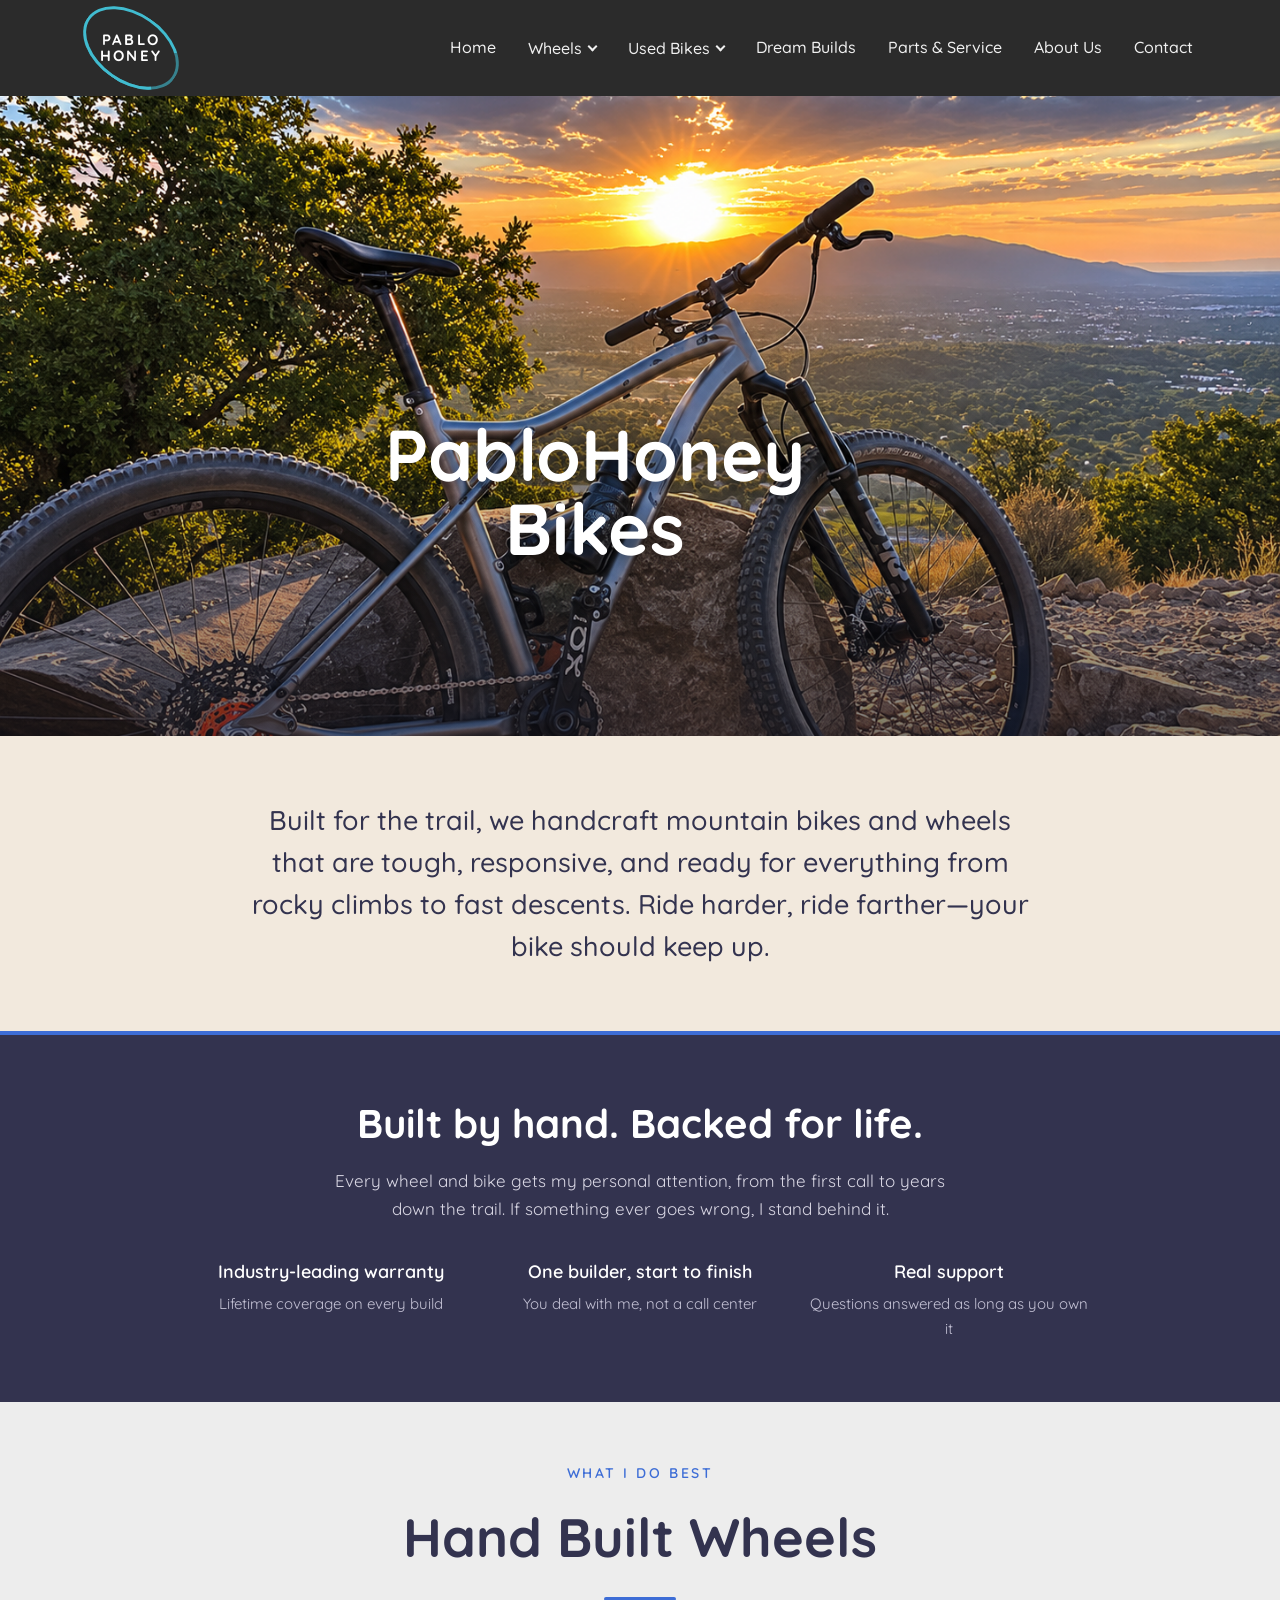
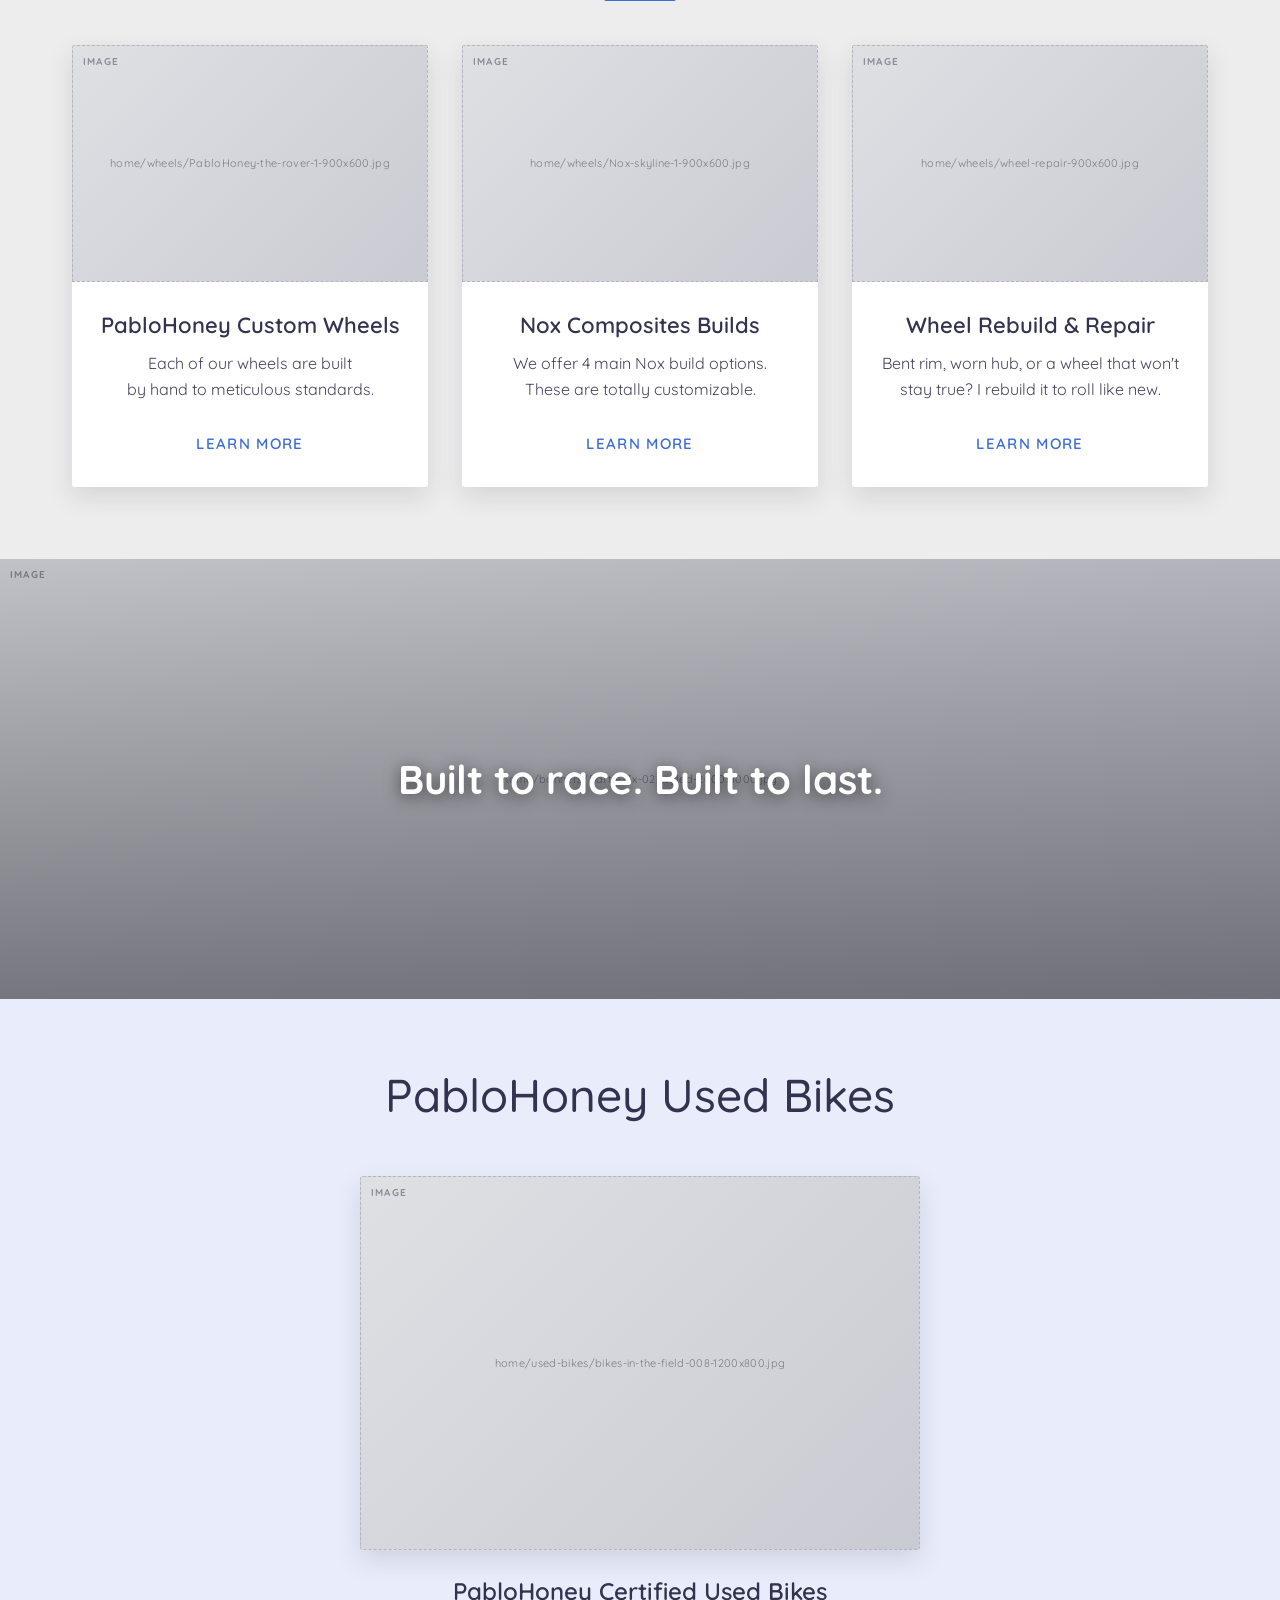
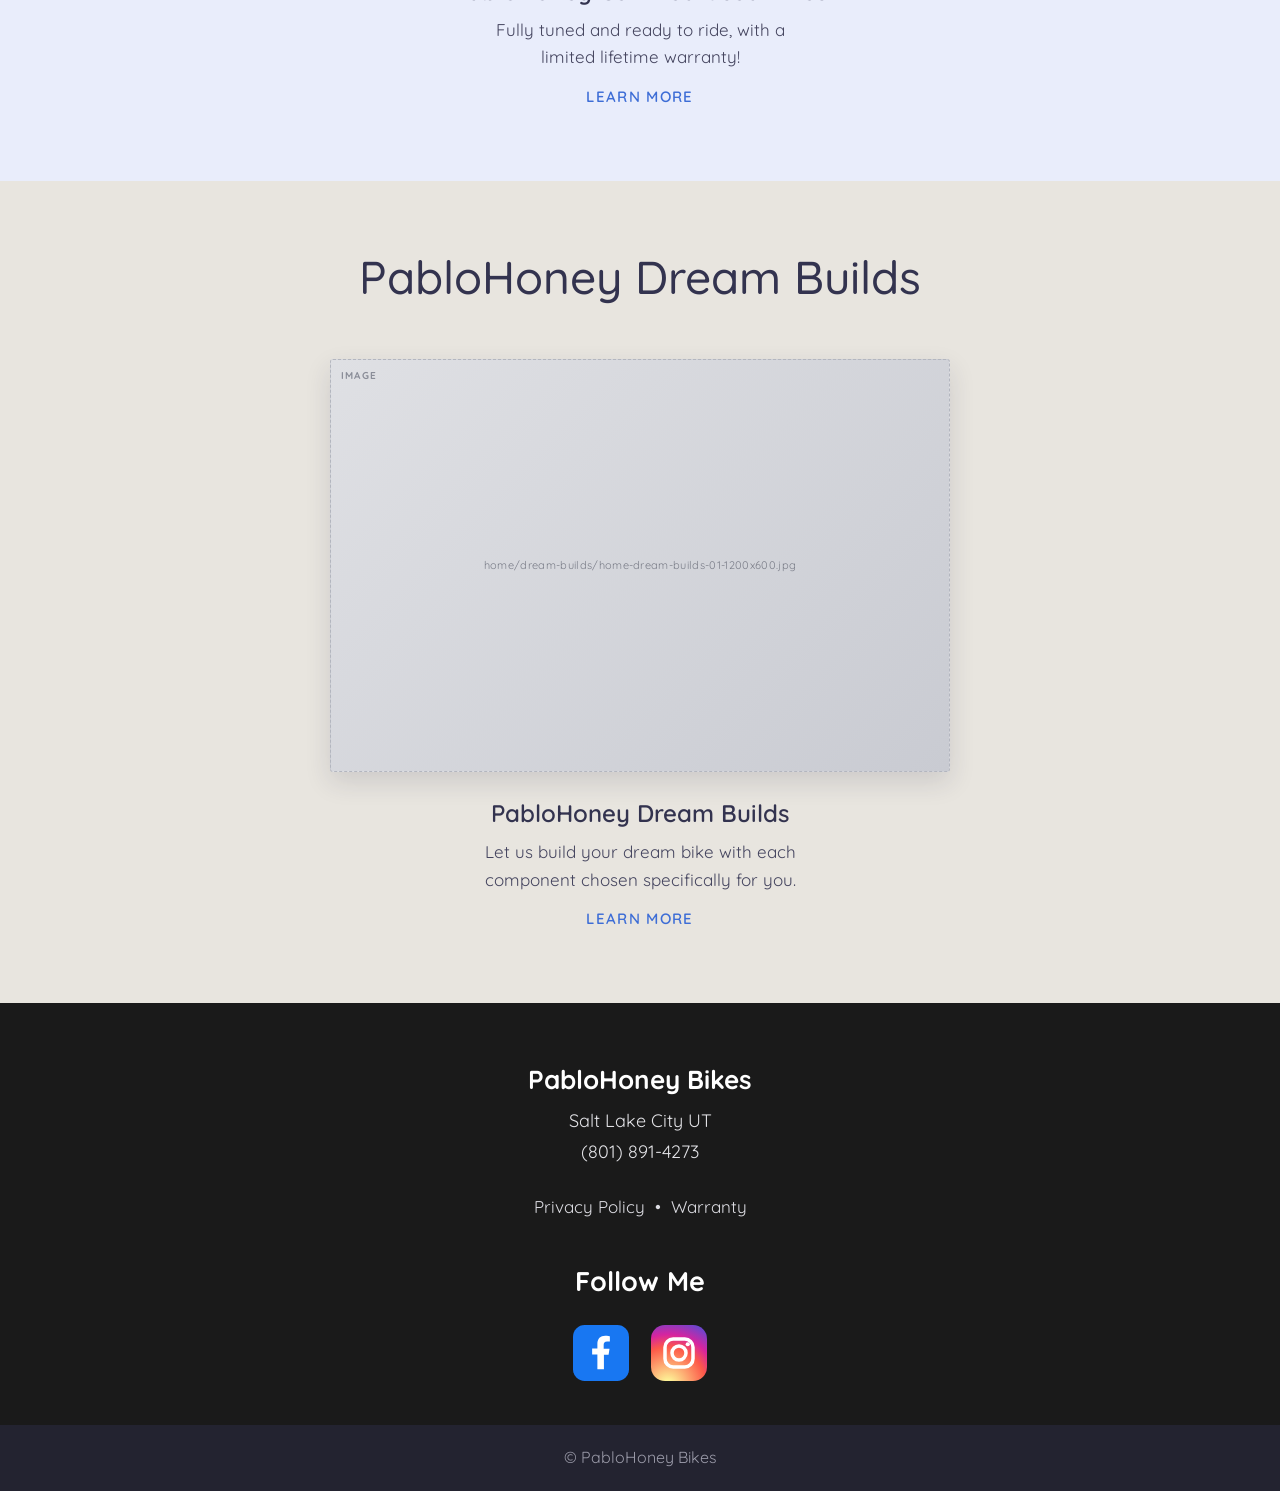
<file: index.html>
<!DOCTYPE html>
<html lang="en">
<head>
<meta charset="UTF-8">
<meta name="viewport" content="width=device-width, initial-scale=1.0">
<title>PabloHoney Bikes - Home</title>
<meta name="description" content="Hand-built mountain bike wheels and custom dream bikes, built by hand in Salt Lake City and backed for life.">
<link rel="preconnect" href="https://fonts.googleapis.com">
<link rel="preconnect" href="https://fonts.gstatic.com" crossorigin>
<link href="https://fonts.googleapis.com/css2?family=Quicksand:wght@400;500;600;700&display=swap" rel="stylesheet">
<link rel="stylesheet" href="styles.css">
</head>
<body>

  <header>
    <div class="wrap bar">
      <button class="burger" id="burger" aria-label="Open menu"><span></span><span></span><span></span></button>
      <a href="index.html" class="logo" aria-label="PabloHoney Bikes">
        <span class="mark"><span class="ring"></span><span class="txt">PABLO<small>HONEY</small></span></span>
      </a>
      <nav class="desk">
        <ul class="menu">
          <li><a href="index.html">Home</a></li>
          <li><button class="top" type="button">Wheels <i class="caret"></i></button>
            <ul class="dropdown">
              <li><a href="#">Hand Built Wheels</a></li>
              <li><a href="custom-wheels.html">PabloHoney Custom Wheels</a></li>
              <li><a href="nox-builds.html">Nox Composites Builds</a></li>
              <li><a href="#">Wheel Rebuild &amp; Repair</a></li>
            </ul>
          </li>
          <li><button class="top" type="button">Used Bikes <i class="caret"></i></button>
            <ul class="dropdown">
              <li><a href="certified-used.html">Certified Used Bikes</a></li>
            </ul>
          </li>
          <li><a href="dream-builds.html">Dream Builds</a></li>
          <li><a href="#">Parts &amp; Service</a></li>
          <li><a href="#">About Us</a></li>
          <li><a href="#">Contact</a></li>
        </ul>
      </nav>
    </div>
  </header>

  <div class="scrim" id="scrim"></div>
  <aside class="drawer" id="drawer">
    <ul>
      <li class="item active"><a href="index.html">Home</a></li>
      <li class="item"><button class="top" type="button">Wheels <i class="chev"></i></button>
        <ul class="sub">
          <li><a href="#">Hand Built Wheels</a></li>
          <li><a href="custom-wheels.html">PabloHoney Custom Wheels</a></li>
          <li><a href="nox-builds.html">Nox Composites Builds</a></li>
          <li><a href="#">Wheel Rebuild &amp; Repair</a></li>
        </ul>
      </li>
      <li class="item"><button class="top" type="button">Used Bikes <i class="chev"></i></button>
        <ul class="sub">
          <li><a href="certified-used.html">Certified Used Bikes</a></li>
        </ul>
      </li>
      <li class="item"><a href="dream-builds.html">Dream Builds</a></li>
      <li class="item"><a href="#">Parts &amp; Service</a></li>
      <li class="item"><a href="#">About Us</a></li>
      <li class="item"><a href="#">Contact</a></li>
    </ul>
  </aside>

  <!-- HERO -->
  <section class="hero">
    <img class="hero-photo" src="hero-sunset.png" alt="Hand-built mountain bike at sunset overlooking the Salt Lake valley">
    <div class="wrap hero-inner"><div class="htext">PabloHoney<br>Bikes</div></div>
  </section>

  <!-- INTRO -->
  <section class="intro">
    <div class="wrap">
      <p>Built for the trail, we handcraft mountain bikes and wheels that are tough, responsive, and ready for everything from rocky climbs to fast descents. Ride harder, ride farther&mdash;your bike should keep up.</p>
    </div>
  </section>

  <!-- PROMISE / WARRANTY -->
  <section class="promise">
    <div class="wrap">
      <h2>Built by hand. Backed for life.</h2>
      <p>Every wheel and bike gets my personal attention, from the first call to years down the trail. If something ever goes wrong, I stand behind it.</p>
      <div class="promise-grid">
        <div><strong>Industry-leading warranty</strong><span>Lifetime coverage on every build</span></div>
        <div><strong>One builder, start to finish</strong><span>You deal with me, not a call center</span></div>
        <div><strong>Real support</strong><span>Questions answered as long as you own it</span></div>
      </div>
    </div>
  </section>

  <!-- HAND BUILT WHEELS -->
  <section class="sec wheels">
    <div class="wrap">
      <span class="eyebrow-blue">What I do best</span>
      <h2 class="pop">Hand Built Wheels</h2>
      <div class="grid g3">
        <div class="card">
          <div class="ph"><span>home/wheels/PabloHoney-the-rover-1-900x600.jpg</span></div>
          <div class="cb"><h3>PabloHoney Custom Wheels</h3>
            <p>Each of our wheels are built<br>by hand to meticulous standards.</p>
            <a href="custom-wheels.html" class="learn">Learn More</a></div>
        </div>
        <div class="card">
          <div class="ph"><span>home/wheels/Nox-skyline-1-900x600.jpg</span></div>
          <div class="cb"><h3>Nox Composites Builds</h3>
            <p>We offer 4 main Nox build options.<br>These are totally customizable.</p>
            <a href="nox-builds.html" class="learn">Learn More</a></div>
        </div>
        <div class="card">
          <div class="ph"><span>home/wheels/wheel-repair-900x600.jpg</span></div>
          <div class="cb"><h3>Wheel Rebuild &amp; Repair</h3>
            <p>Bent rim, worn hub, or a wheel that won't<br>stay true? I rebuild it to roll like new.</p>
            <a href="#" class="learn">Learn More</a></div>
        </div>
      </div>
    </div>
  </section>

  <!-- ACTION BAND (racers photo kept from old hero) -->
  <section class="action-band">
    <div class="ph"><span>home/banners/Battle-3x-02-styled-2000x1000.jpg</span></div>
    <div class="action-cap">Built to race. Built to last.</div>
  </section>

  <!-- USED BIKES (single) -->
  <section class="sec used">
    <div class="wrap">
      <h2>PabloHoney Used Bikes</h2>
      <div class="single">
        <div class="bare">
          <div class="ph"><span>home/used-bikes/bikes-in-the-field-008-1200x800.jpg</span></div>
          <h3>PabloHoney Certified Used Bikes</h3>
          <p>Fully tuned and ready to ride, with a<br>limited lifetime warranty!</p>
          <a href="certified-used.html" class="learn">Learn More</a>
        </div>
      </div>
    </div>
  </section>

  <!-- DREAM BUILDS -->
  <section class="sec dream">
    <div class="wrap">
      <h2>PabloHoney Dream Builds</h2>
      <div class="dreamwrap bare">
        <div class="ph"><span>home/dream-builds/home-dream-builds-01-1200x600.jpg</span></div>
        <h3>PabloHoney Dream Builds</h3>
        <p>Let us build your dream bike with each<br>component chosen specifically for you.</p>
        <a href="dream-builds.html" class="learn">Learn More</a>
      </div>
    </div>
  </section>

  <footer>
    <div class="fname">PabloHoney Bikes</div>
    <div class="fline">Salt Lake City UT</div>
    <div class="fline"><a href="tel:8018914273">(801) 891-4273</a></div>
    <div class="legal"><a href="#">Privacy Policy</a> &nbsp;&bull;&nbsp; <a href="#">Warranty</a></div>
    <div class="follow">Follow Me</div>
    <div class="socials">
      <a href="https://www.facebook.com/profile.php?id=61579531640419" target="_blank" rel="noopener" aria-label="Facebook">
        <svg viewBox="0 0 48 48"><rect width="48" height="48" rx="10" fill="#1877F2"/><path d="M30.5 25.5l.8-5.2h-5v-3.4c0-1.4.7-2.8 3-2.8h2.3V9.7s-2-.4-4-.4c-4.1 0-6.7 2.5-6.7 6.9v3.9h-4.5v5.2h4.5V38h5.6V25.5h3.7z" fill="#fff"/></svg>
      </a>
      <a href="https://www.instagram.com/pablohoneybikes" target="_blank" rel="noopener" aria-label="Instagram">
        <svg viewBox="0 0 48 48"><defs><radialGradient id="ig" cx="30%" cy="107%" r="150%">
          <stop offset="0%" stop-color="#fdf497"/><stop offset="5%" stop-color="#fdf497"/><stop offset="45%" stop-color="#fd5949"/><stop offset="60%" stop-color="#d6249f"/><stop offset="90%" stop-color="#285AEB"/></radialGradient></defs>
          <rect width="48" height="48" rx="12" fill="url(#ig)"/>
          <rect x="12" y="12" width="24" height="24" rx="7" fill="none" stroke="#fff" stroke-width="3"/>
          <circle cx="24" cy="24" r="6" fill="none" stroke="#fff" stroke-width="3"/>
          <circle cx="31.5" cy="16.5" r="1.8" fill="#fff"/></svg>
      </a>
    </div>
    <div class="copyright">&copy; PabloHoney Bikes</div>
  </footer>

<script src="site.js"></script>
</body>
</html>
</file>
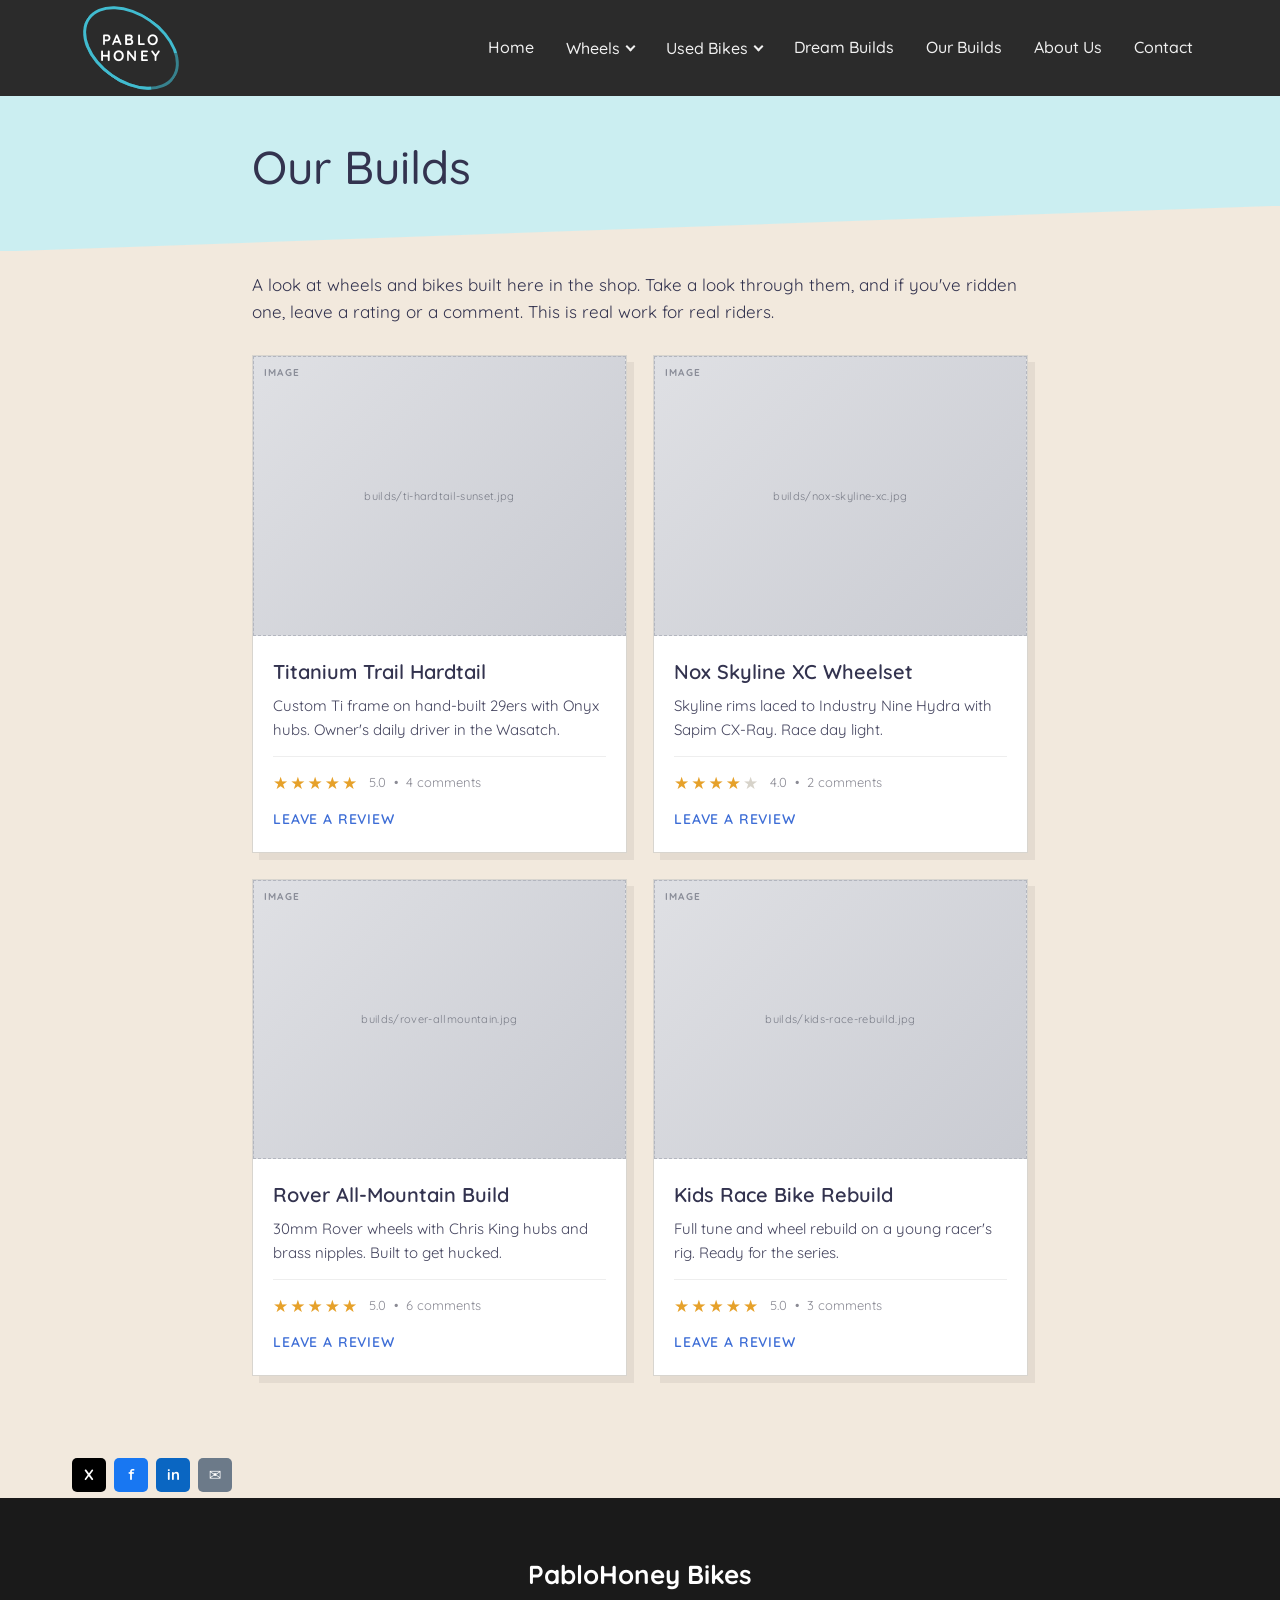
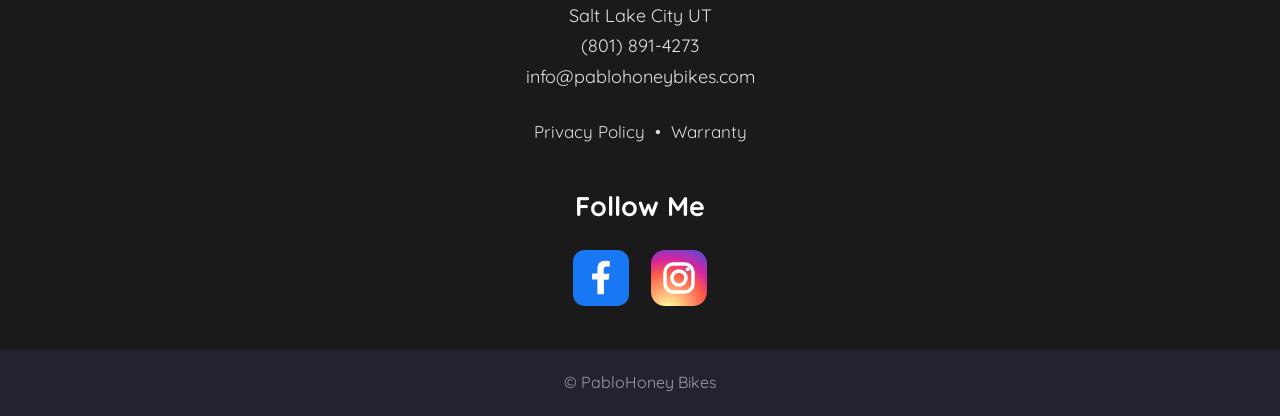
<file: builds.html>
<!DOCTYPE html>
<html lang="en">
<head>
<meta charset="UTF-8">
<meta name="viewport" content="width=device-width, initial-scale=1.0">
<title>Our Builds</title>
<link rel="preconnect" href="https://fonts.googleapis.com">
<link rel="preconnect" href="https://fonts.gstatic.com" crossorigin>
<link href="https://fonts.googleapis.com/css2?family=Quicksand:wght@400;500;600;700&display=swap" rel="stylesheet">
<link rel="stylesheet" href="styles.css">
</head>
<body class="inner">

  <header>
    <div class="wrap bar">
      <button class="burger" id="burger" aria-label="Open menu"><span></span><span></span><span></span></button>
      <a href="index.html" class="logo" aria-label="PabloHoney Bikes">
        <span class="mark"><span class="ring"></span><span class="txt">PABLO<small>HONEY</small></span></span>
      </a>
      <nav class="desk">
        <ul class="menu">
          <li><a href="index.html">Home</a></li>
          <li><button class="top" type="button">Wheels <i class="caret"></i></button>
            <ul class="dropdown">
              <li><a href="#">Hand Built Wheels</a></li>
              <li><a href="custom-wheels.html">PabloHoney Custom Wheels</a></li>
              <li><a href="nox-builds.html">Nox Composites Builds</a></li>
              <li><a href="wheel-rebuild-repair.html">Wheel Rebuild &amp; Repair</a></li>
            </ul>
          </li>
          <li><button class="top" type="button">Used Bikes <i class="caret"></i></button>
            <ul class="dropdown">
              <li><a href="certified-used.html">Certified Used Bikes</a></li>
            </ul>
          </li>
          <li><a href="dream-builds.html">Dream Builds</a></li>
          <li><a href="builds.html">Our Builds</a></li>
          <li><a href="#">About Us</a></li>
          <li><a href="#">Contact</a></li>
        </ul>
      </nav>
    </div>
  </header>

  <div class="scrim" id="scrim"></div>
  <aside class="drawer" id="drawer">
    <ul>
      <li class="item"><a href="index.html">Home</a></li>
      <li class="item"><button class="top" type="button">Wheels <i class="chev"></i></button>
        <ul class="sub">
          <li><a href="#">Hand Built Wheels</a></li>
          <li><a href="custom-wheels.html">PabloHoney Custom Wheels</a></li>
          <li><a href="nox-builds.html">Nox Composites Builds</a></li>
          <li><a href="wheel-rebuild-repair.html">Wheel Rebuild &amp; Repair</a></li>
        </ul>
      </li>
      <li class="item"><button class="top" type="button">Used Bikes <i class="chev"></i></button>
        <ul class="sub">
          <li><a href="certified-used.html">Certified Used Bikes</a></li>
        </ul>
      </li>
      <li class="item"><a href="dream-builds.html">Dream Builds</a></li>
      <li class="item"><a href="builds.html">Our Builds</a></li>
      <li class="item"><a href="#">About Us</a></li>
      <li class="item"><a href="#">Contact</a></li>
    </ul>
  </aside>

  <section class="banner"><div class="narrow"><h1>Our Builds</h1></div></section>

  <div class="pagebody"><div class="narrow">
    <p>A look at wheels and bikes built here in the shop. Take a look through them, and if you've ridden one, leave a rating or a comment. This is real work for real riders.</p>

    <div class="builds-grid">
      <div class="build-item">
        <div class="ph"><span>builds/ti-hardtail-sunset.jpg</span></div>
        <div class="bi">
          <h3>Titanium Trail Hardtail</h3>
          <p>Custom Ti frame on hand-built 29ers with Onyx hubs. Owner's daily driver in the Wasatch.</p>
          <div class="rating"><span class="stars">&#9733;&#9733;&#9733;&#9733;&#9733;</span><span class="count">5.0 &nbsp;&bull;&nbsp; 4 comments</span></div>
          <a href="#" class="review-link">Leave a review</a>
        </div>
      </div>
      <div class="build-item">
        <div class="ph"><span>builds/nox-skyline-xc.jpg</span></div>
        <div class="bi">
          <h3>Nox Skyline XC Wheelset</h3>
          <p>Skyline rims laced to Industry Nine Hydra with Sapim CX-Ray. Race day light.</p>
          <div class="rating"><span class="stars">&#9733;&#9733;&#9733;&#9733;<span class="empty">&#9733;</span></span><span class="count">4.0 &nbsp;&bull;&nbsp; 2 comments</span></div>
          <a href="#" class="review-link">Leave a review</a>
        </div>
      </div>
      <div class="build-item">
        <div class="ph"><span>builds/rover-allmountain.jpg</span></div>
        <div class="bi">
          <h3>Rover All-Mountain Build</h3>
          <p>30mm Rover wheels with Chris King hubs and brass nipples. Built to get hucked.</p>
          <div class="rating"><span class="stars">&#9733;&#9733;&#9733;&#9733;&#9733;</span><span class="count">5.0 &nbsp;&bull;&nbsp; 6 comments</span></div>
          <a href="#" class="review-link">Leave a review</a>
        </div>
      </div>
      <div class="build-item">
        <div class="ph"><span>builds/kids-race-rebuild.jpg</span></div>
        <div class="bi">
          <h3>Kids Race Bike Rebuild</h3>
          <p>Full tune and wheel rebuild on a young racer's rig. Ready for the series.</p>
          <div class="rating"><span class="stars">&#9733;&#9733;&#9733;&#9733;&#9733;</span><span class="count">5.0 &nbsp;&bull;&nbsp; 3 comments</span></div>
          <a href="#" class="review-link">Leave a review</a>
        </div>
      </div>
    </div>
  </div></div>

  <div class="wrap">
    <div class="share">
      <a class="x" href="#" aria-label="Share on X">X</a>
      <a class="fb" href="#" aria-label="Share on Facebook">f</a>
      <a class="li" href="#" aria-label="Share on LinkedIn">in</a>
      <a class="em" href="#" aria-label="Share by email">&#9993;</a>
    </div>
  </div>

  <footer>
    <div class="fname">PabloHoney Bikes</div>
    <div class="fline">Salt Lake City UT</div>
    <div class="fline"><a href="tel:8018914273">(801) 891-4273</a></div>
    <div class="fline"><a href="mailto:info@pablohoneybikes.com">info@pablohoneybikes.com</a></div>
    <div class="legal"><a href="#">Privacy Policy</a> &nbsp;&bull;&nbsp; <a href="#">Warranty</a></div>
    <div class="follow">Follow Me</div>
    <div class="socials">
      <a href="https://www.facebook.com/profile.php?id=61579531640419" target="_blank" rel="noopener" aria-label="Facebook">
        <svg viewBox="0 0 48 48"><rect width="48" height="48" rx="10" fill="#1877F2"/><path d="M30.5 25.5l.8-5.2h-5v-3.4c0-1.4.7-2.8 3-2.8h2.3V9.7s-2-.4-4-.4c-4.1 0-6.7 2.5-6.7 6.9v3.9h-4.5v5.2h4.5V38h5.6V25.5h3.7z" fill="#fff"/></svg>
      </a>
      <a href="https://www.instagram.com/pablohoneybikes" target="_blank" rel="noopener" aria-label="Instagram">
        <svg viewBox="0 0 48 48"><defs><radialGradient id="ig" cx="30%" cy="107%" r="150%">
          <stop offset="0%" stop-color="#fdf497"/><stop offset="5%" stop-color="#fdf497"/><stop offset="45%" stop-color="#fd5949"/><stop offset="60%" stop-color="#d6249f"/><stop offset="90%" stop-color="#285AEB"/></radialGradient></defs>
          <rect width="48" height="48" rx="12" fill="url(#ig)"/>
          <rect x="12" y="12" width="24" height="24" rx="7" fill="none" stroke="#fff" stroke-width="3"/>
          <circle cx="24" cy="24" r="6" fill="none" stroke="#fff" stroke-width="3"/>
          <circle cx="31.5" cy="16.5" r="1.8" fill="#fff"/></svg>
      </a>
    </div>
    <div class="copyright">&copy; PabloHoney Bikes</div>
  </footer>

<script src="site.js"></script>
</body>
</html>
</file>
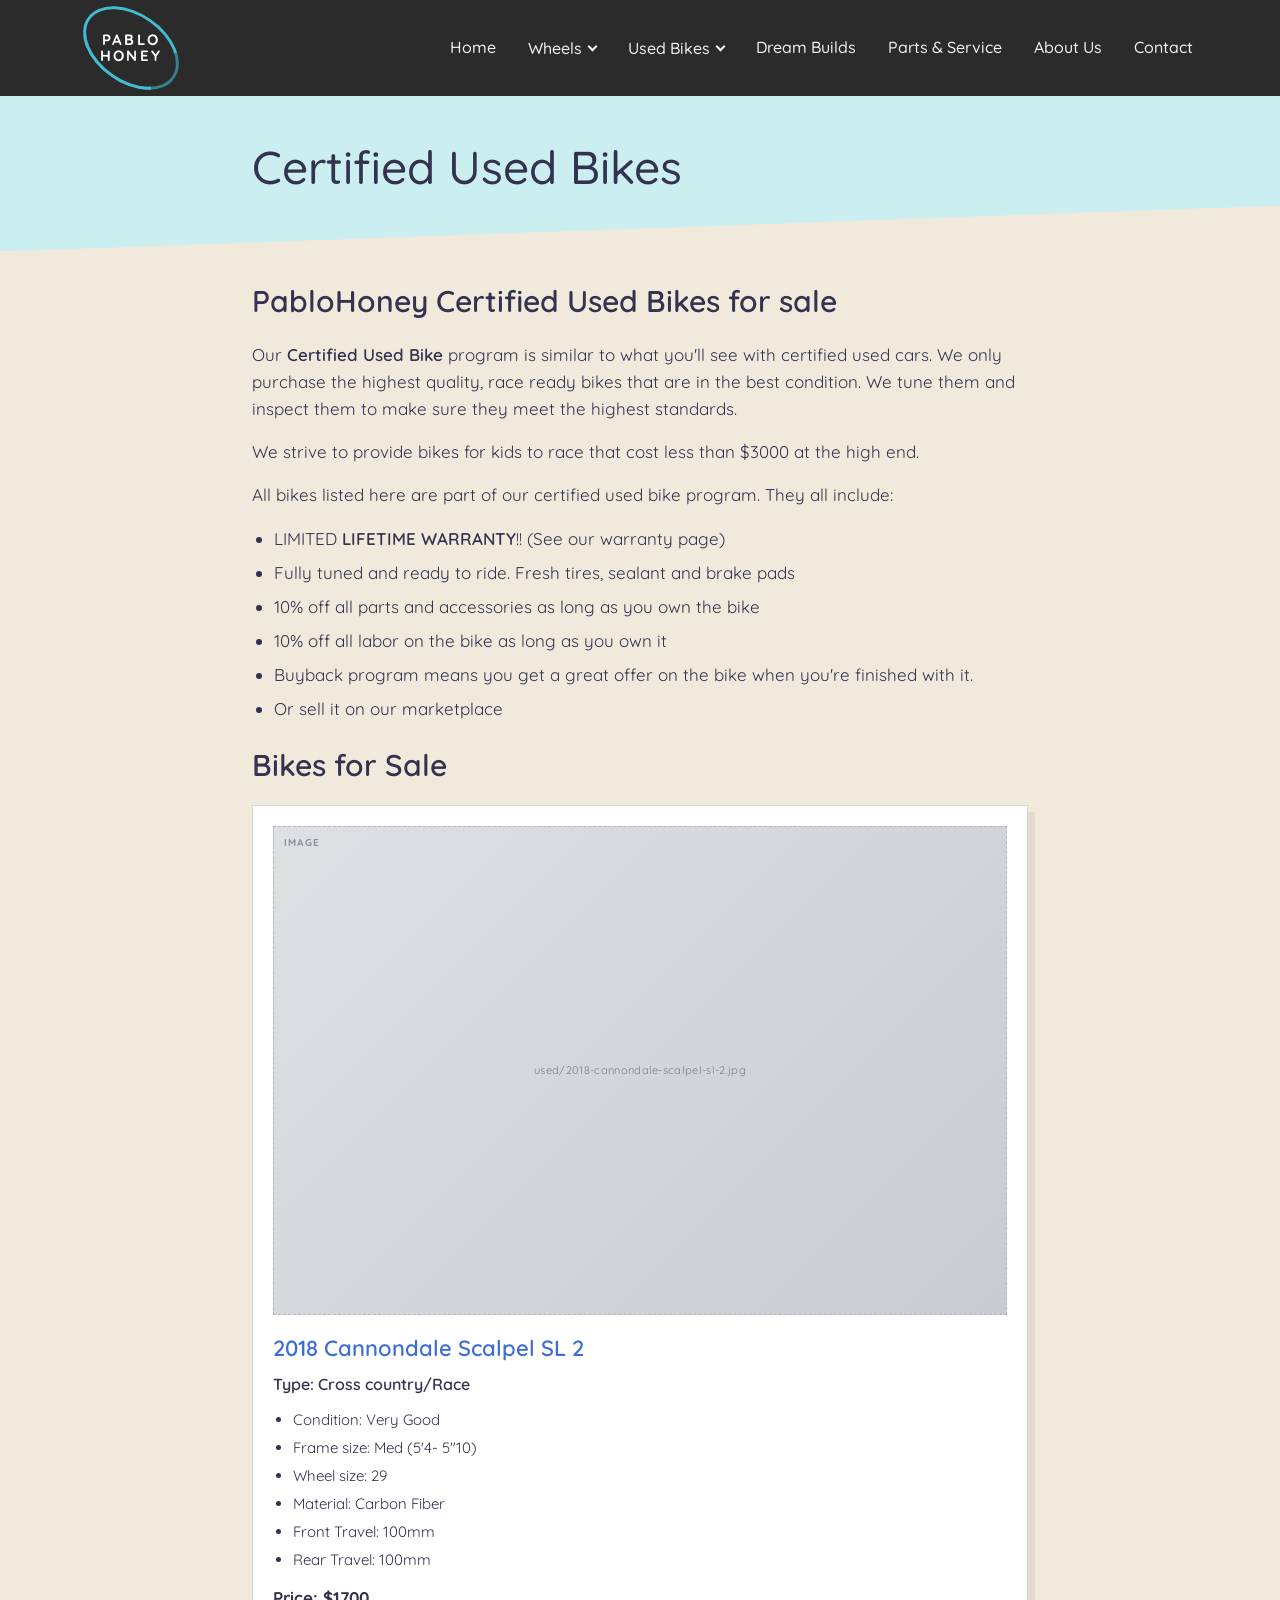
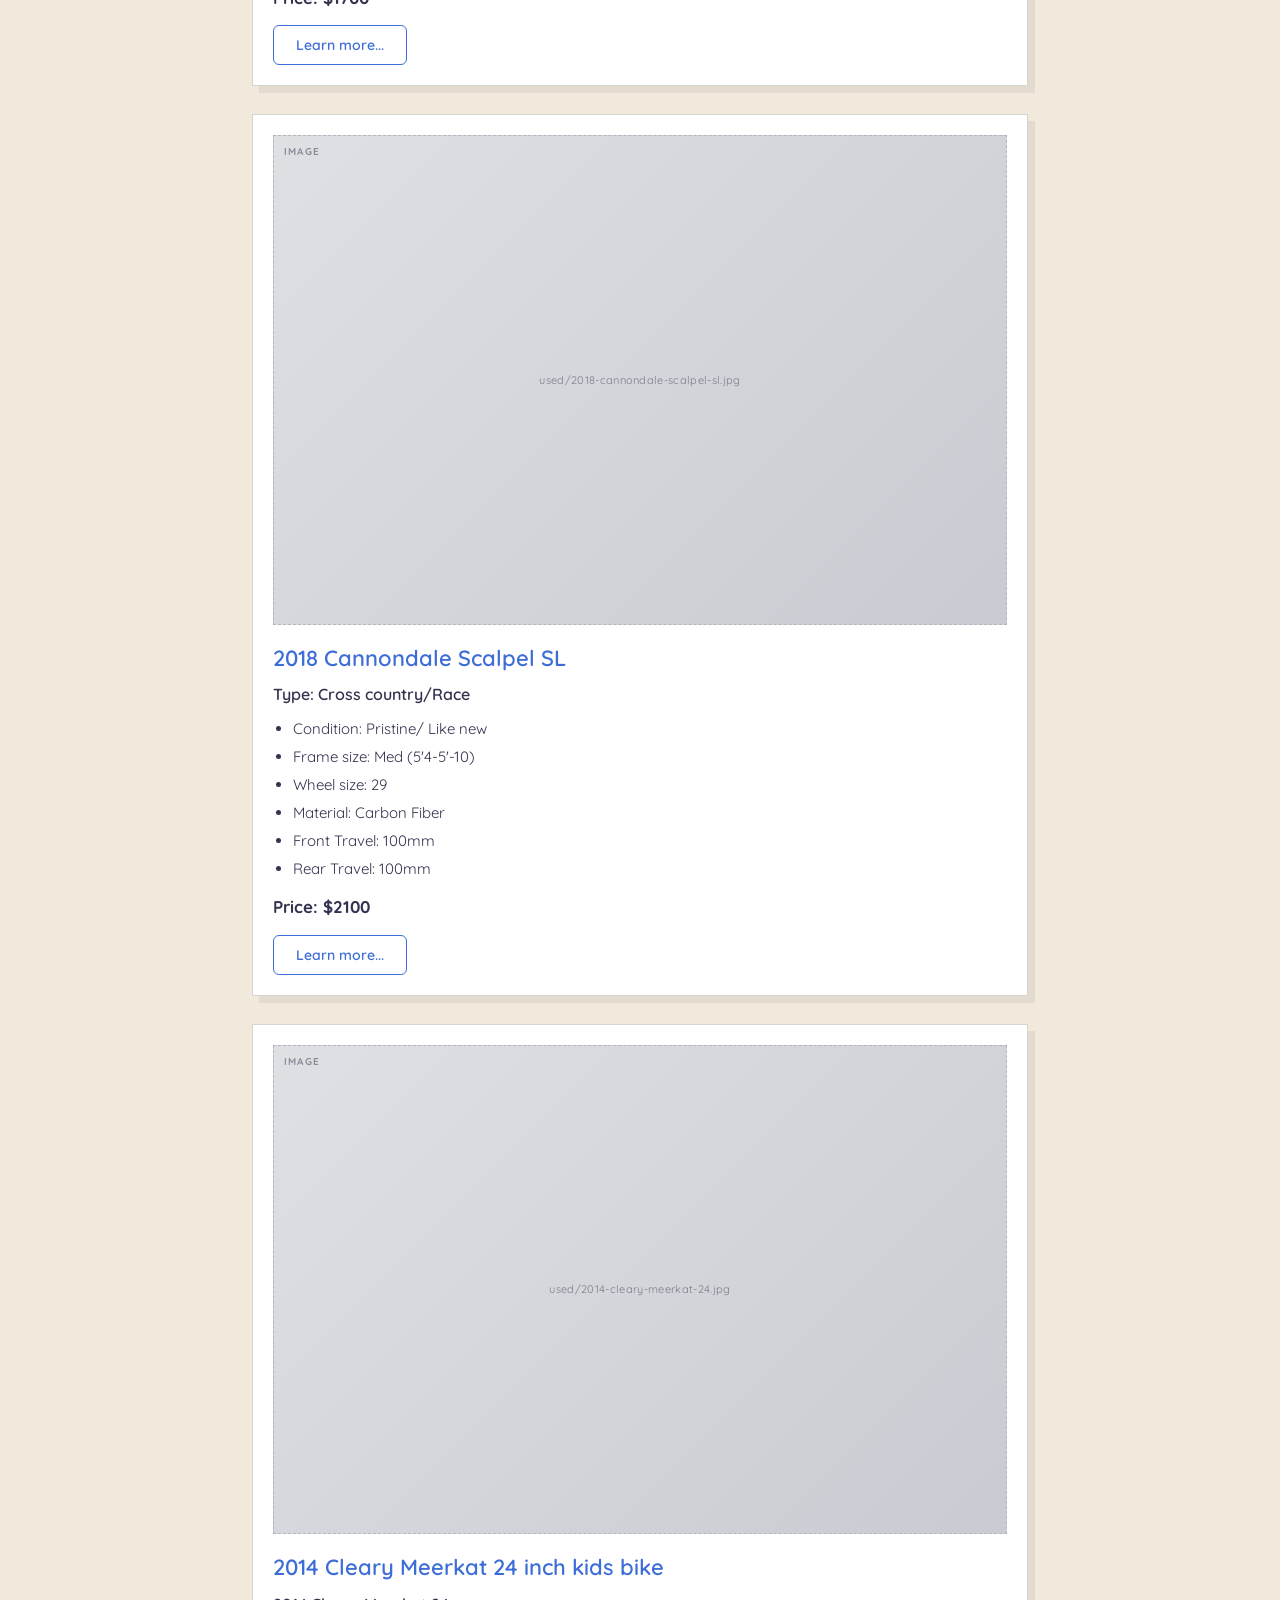
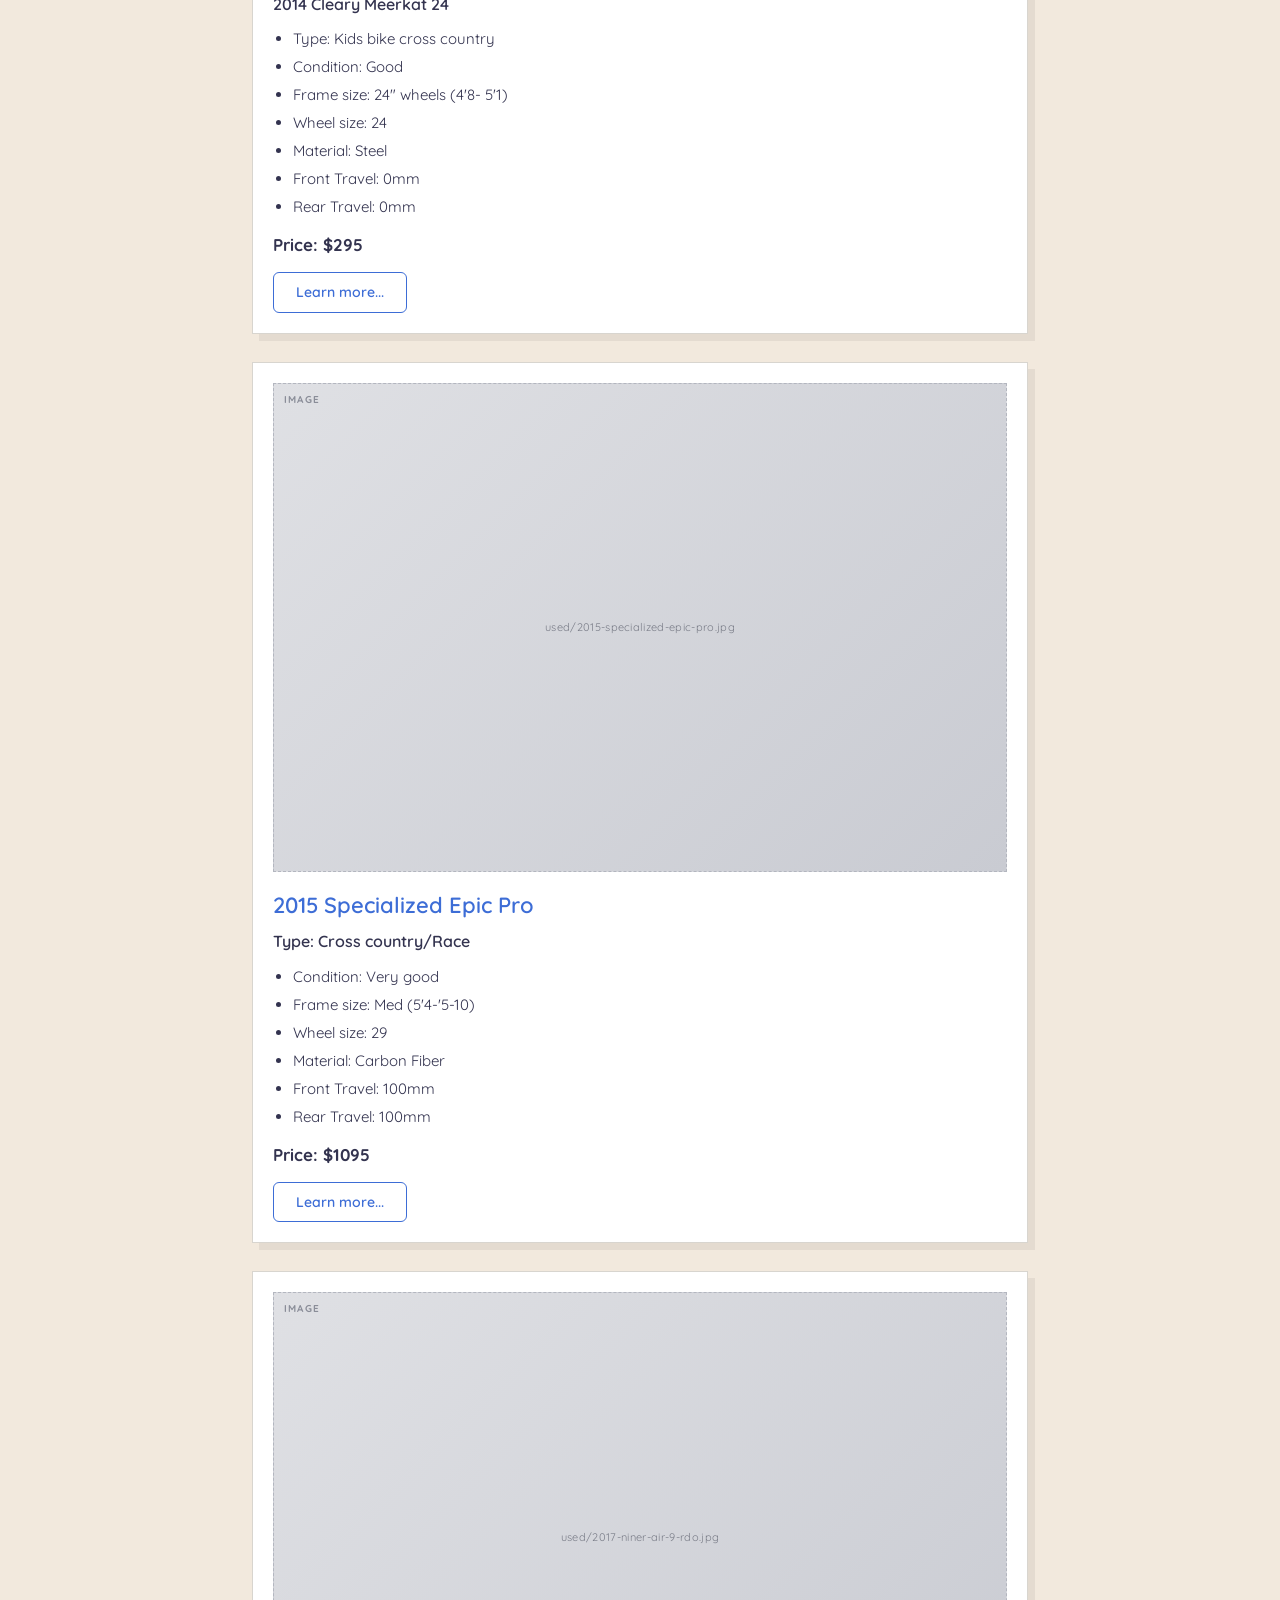
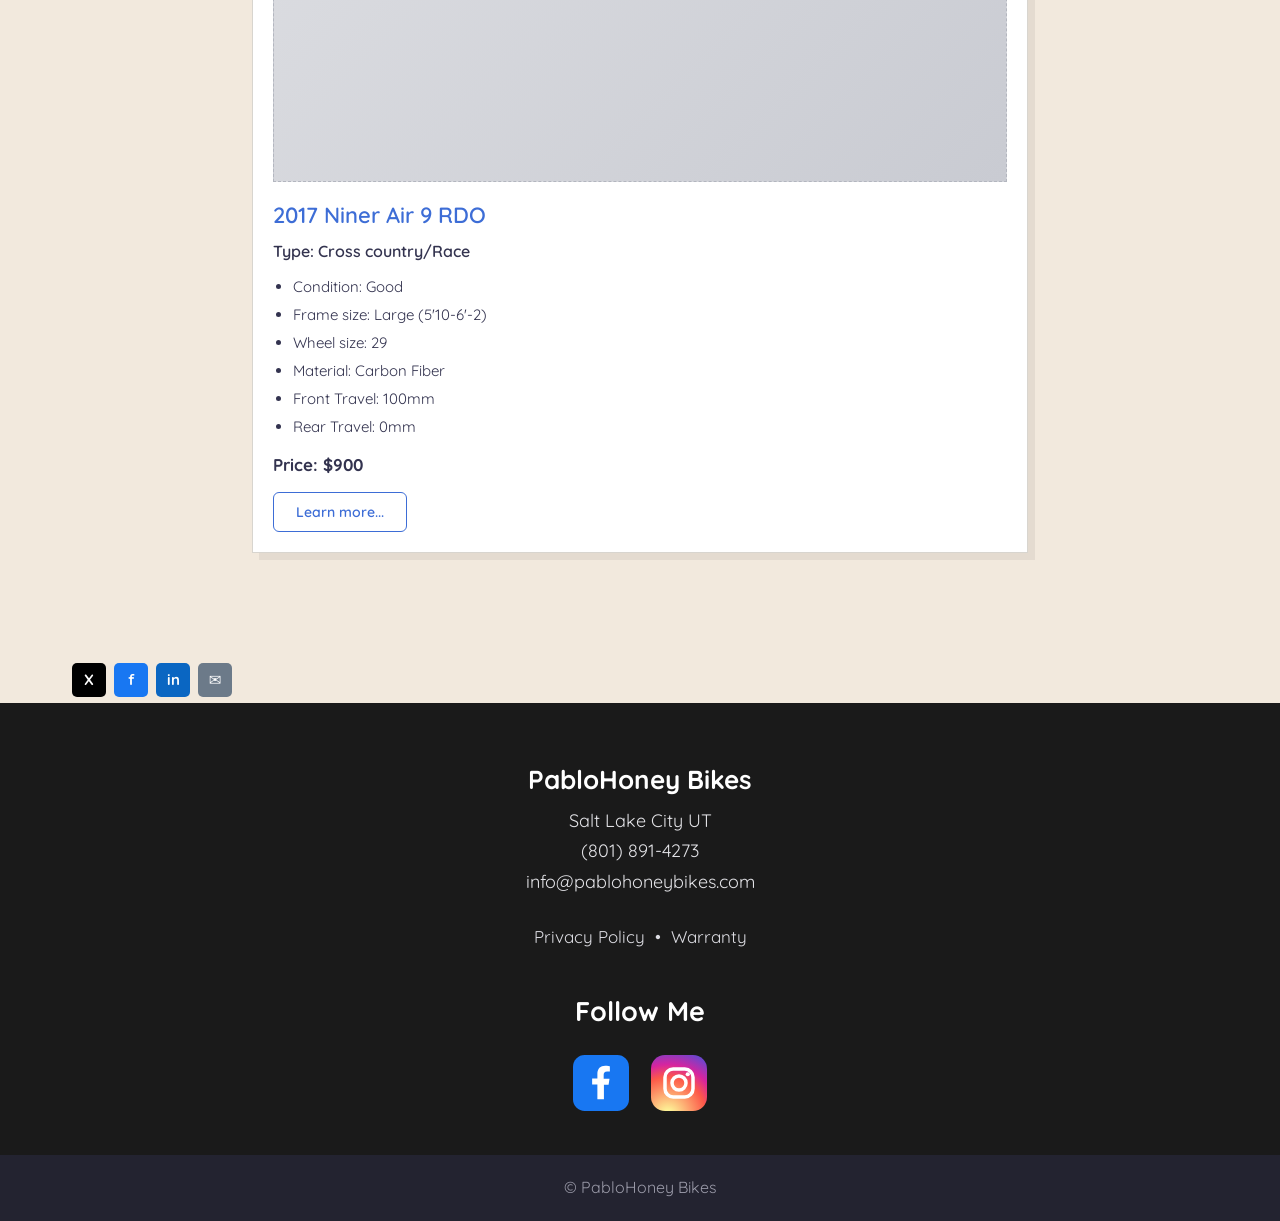
<file: certified-used.html>
<!DOCTYPE html>
<html lang="en">
<head>
<meta charset="UTF-8">
<meta name="viewport" content="width=device-width, initial-scale=1.0">
<title>Certified Used Bikes</title>
<link rel="preconnect" href="https://fonts.googleapis.com">
<link rel="preconnect" href="https://fonts.gstatic.com" crossorigin>
<link href="https://fonts.googleapis.com/css2?family=Quicksand:wght@400;500;600;700&display=swap" rel="stylesheet">
<link rel="stylesheet" href="styles.css">
</head>
<body class="inner">

  <header>
    <div class="wrap bar">
      <button class="burger" id="burger" aria-label="Open menu"><span></span><span></span><span></span></button>
      <a href="index.html" class="logo" aria-label="PabloHoney Bikes">
        <span class="mark"><span class="ring"></span><span class="txt">PABLO<small>HONEY</small></span></span>
      </a>
      <nav class="desk">
        <ul class="menu">
          <li><a href="index.html">Home</a></li>
          <li><button class="top" type="button">Wheels <i class="caret"></i></button>
            <ul class="dropdown">
              <li><a href="#">Hand Built Wheels</a></li>
              <li><a href="custom-wheels.html">PabloHoney Custom Wheels</a></li>
              <li><a href="nox-builds.html">Nox Composites Builds</a></li>
              <li><a href="wheel-rebuild-repair.html">Wheel Rebuild &amp; Repair</a></li>
            </ul>
          </li>
          <li><button class="top" type="button">Used Bikes <i class="caret"></i></button>
            <ul class="dropdown">
              <li><a href="certified-used.html">Certified Used Bikes</a></li>
            </ul>
          </li>
          <li><a href="dream-builds.html">Dream Builds</a></li>
          <li><a href="#">Parts &amp; Service</a></li>
          <li><a href="#">About Us</a></li>
          <li><a href="#">Contact</a></li>
        </ul>
      </nav>
    </div>
  </header>

  <div class="scrim" id="scrim"></div>
  <aside class="drawer" id="drawer">
    <ul>
      <li class="item"><a href="index.html">Home</a></li>
      <li class="item"><button class="top" type="button">Wheels <i class="chev"></i></button>
        <ul class="sub">
          <li><a href="#">Hand Built Wheels</a></li>
          <li><a href="custom-wheels.html">PabloHoney Custom Wheels</a></li>
          <li><a href="nox-builds.html">Nox Composites Builds</a></li>
          <li><a href="wheel-rebuild-repair.html">Wheel Rebuild &amp; Repair</a></li>
        </ul>
      </li>
      <li class="item"><button class="top" type="button">Used Bikes <i class="chev"></i></button>
        <ul class="sub">
          <li><a href="certified-used.html">Certified Used Bikes</a></li>
        </ul>
      </li>
      <li class="item"><a href="dream-builds.html">Dream Builds</a></li>
      <li class="item"><a href="#">Parts &amp; Service</a></li>
      <li class="item"><a href="#">About Us</a></li>
      <li class="item"><a href="#">Contact</a></li>
    </ul>
  </aside>

  <section class="banner"><div class="narrow"><h1>Certified Used Bikes</h1></div></section>

  <div class="pagebody"><div class="narrow">
    <h2>PabloHoney Certified Used Bikes for sale</h2>
    <p>Our <span class="strong-note">Certified Used Bike</span> program is similar to what you'll see with certified used cars. We only purchase the highest quality, race ready bikes that are in the best condition. We tune them and inspect them to make sure they meet the highest standards.</p>
    <p>We strive to provide bikes for kids to race that cost less than $3000 at the high end.</p>
    <p>All bikes listed here are part of our certified used bike program. They all include:</p>
    <ul class="checks">
      <li>LIMITED <span class="strong-note">LIFETIME WARRANTY</span>!! (See our warranty page)</li>
      <li>Fully tuned and ready to ride. Fresh tires, sealant and brake pads</li>
      <li>10% off all parts and accessories as long as you own the bike</li>
      <li>10% off all labor on the bike as long as you own it</li>
      <li>Buyback program means you get a great offer on the bike when you're finished with it.</li>
      <li>Or sell it on our marketplace</li>
    </ul>

    <h2>Bikes for Sale</h2>

    <div class="listing">
      <div class="ph"><span>used/2018-cannondale-scalpel-sl-2.jpg</span></div>
      <div class="lt">2018 Cannondale Scalpel SL 2</div>
      <div class="type">Type: Cross country/Race</div>
      <ul>
        <li>Condition: Very Good</li><li>Frame size: Med (5'4- 5"10)</li><li>Wheel size: 29</li>
        <li>Material: Carbon Fiber</li><li>Front Travel: 100mm</li><li>Rear Travel: 100mm</li>
      </ul>
      <div class="price">Price: $1700</div>
      <a href="#" class="btn-out">Learn more...</a>
    </div>

    <div class="listing">
      <div class="ph"><span>used/2018-cannondale-scalpel-sl.jpg</span></div>
      <div class="lt">2018 Cannondale Scalpel SL</div>
      <div class="type">Type: Cross country/Race</div>
      <ul>
        <li>Condition: Pristine/ Like new</li><li>Frame size: Med (5'4-5'-10)</li><li>Wheel size: 29</li>
        <li>Material: Carbon Fiber</li><li>Front Travel: 100mm</li><li>Rear Travel: 100mm</li>
      </ul>
      <div class="price">Price: $2100</div>
      <a href="#" class="btn-out">Learn more...</a>
    </div>

    <div class="listing">
      <div class="ph"><span>used/2014-cleary-meerkat-24.jpg</span></div>
      <div class="lt">2014 Cleary Meerkat 24 inch kids bike</div>
      <div class="type">2014 Cleary Meerkat 24</div>
      <ul>
        <li>Type: Kids bike cross country</li><li>Condition: Good</li><li>Frame size: 24" wheels (4'8- 5'1)</li>
        <li>Wheel size: 24</li><li>Material: Steel</li><li>Front Travel: 0mm</li><li>Rear Travel: 0mm</li>
      </ul>
      <div class="price">Price: $295</div>
      <a href="#" class="btn-out">Learn more...</a>
    </div>

    <div class="listing">
      <div class="ph"><span>used/2015-specialized-epic-pro.jpg</span></div>
      <div class="lt">2015 Specialized Epic Pro</div>
      <div class="type">Type: Cross country/Race</div>
      <ul>
        <li>Condition: Very good</li><li>Frame size: Med (5'4-'5-10)</li><li>Wheel size: 29</li>
        <li>Material: Carbon Fiber</li><li>Front Travel: 100mm</li><li>Rear Travel: 100mm</li>
      </ul>
      <div class="price">Price: $1095</div>
      <a href="#" class="btn-out">Learn more...</a>
    </div>

    <div class="listing">
      <div class="ph"><span>used/2017-niner-air-9-rdo.jpg</span></div>
      <div class="lt">2017 Niner Air 9 RDO</div>
      <div class="type">Type: Cross country/Race</div>
      <ul>
        <li>Condition: Good</li><li>Frame size: Large (5'10-6'-2)</li><li>Wheel size: 29</li>
        <li>Material: Carbon Fiber</li><li>Front Travel: 100mm</li><li>Rear Travel: 0mm</li>
      </ul>
      <div class="price">Price: $900</div>
      <a href="#" class="btn-out">Learn more...</a>
    </div>
  </div></div>

  <div class="wrap">
    <div class="share">
      <a class="x" href="#" aria-label="Share on X">X</a>
      <a class="fb" href="#" aria-label="Share on Facebook">f</a>
      <a class="li" href="#" aria-label="Share on LinkedIn">in</a>
      <a class="em" href="#" aria-label="Share by email">&#9993;</a>
    </div>
  </div>

  <footer>
    <div class="fname">PabloHoney Bikes</div>
    <div class="fline">Salt Lake City UT</div>
    <div class="fline"><a href="tel:8018914273">(801) 891-4273</a></div>
    <div class="fline"><a href="mailto:info@pablohoneybikes.com">info@pablohoneybikes.com</a></div>
    <div class="legal"><a href="#">Privacy Policy</a> &nbsp;&bull;&nbsp; <a href="#">Warranty</a></div>
    <div class="follow">Follow Me</div>
    <div class="socials">
      <a href="https://www.facebook.com/profile.php?id=61579531640419" target="_blank" rel="noopener" aria-label="Facebook">
        <svg viewBox="0 0 48 48"><rect width="48" height="48" rx="10" fill="#1877F2"/><path d="M30.5 25.5l.8-5.2h-5v-3.4c0-1.4.7-2.8 3-2.8h2.3V9.7s-2-.4-4-.4c-4.1 0-6.7 2.5-6.7 6.9v3.9h-4.5v5.2h4.5V38h5.6V25.5h3.7z" fill="#fff"/></svg>
      </a>
      <a href="https://www.instagram.com/pablohoneybikes" target="_blank" rel="noopener" aria-label="Instagram">
        <svg viewBox="0 0 48 48"><defs><radialGradient id="ig" cx="30%" cy="107%" r="150%">
          <stop offset="0%" stop-color="#fdf497"/><stop offset="5%" stop-color="#fdf497"/><stop offset="45%" stop-color="#fd5949"/><stop offset="60%" stop-color="#d6249f"/><stop offset="90%" stop-color="#285AEB"/></radialGradient></defs>
          <rect width="48" height="48" rx="12" fill="url(#ig)"/>
          <rect x="12" y="12" width="24" height="24" rx="7" fill="none" stroke="#fff" stroke-width="3"/>
          <circle cx="24" cy="24" r="6" fill="none" stroke="#fff" stroke-width="3"/>
          <circle cx="31.5" cy="16.5" r="1.8" fill="#fff"/></svg>
      </a>
    </div>
    <div class="copyright">&copy; PabloHoney Bikes</div>
  </footer>

<script src="site.js"></script>
</body>
</html>
</file>
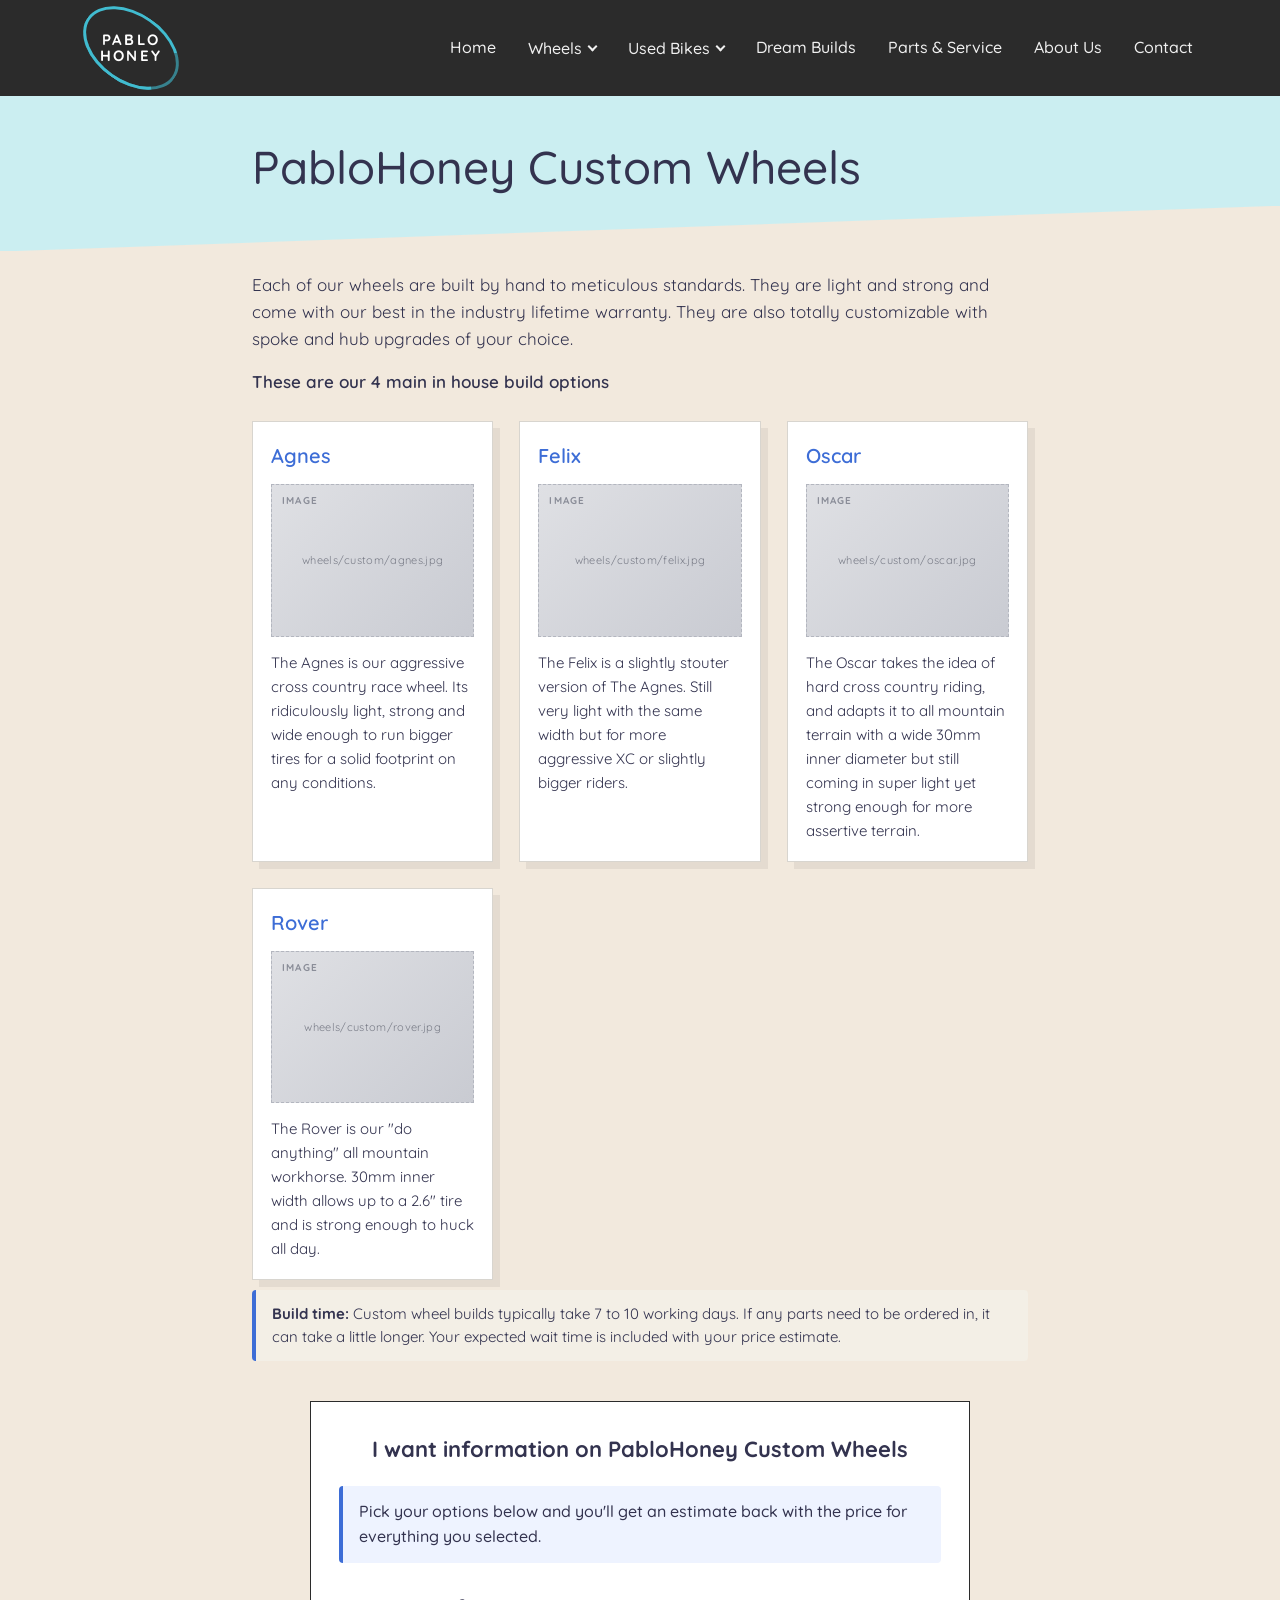
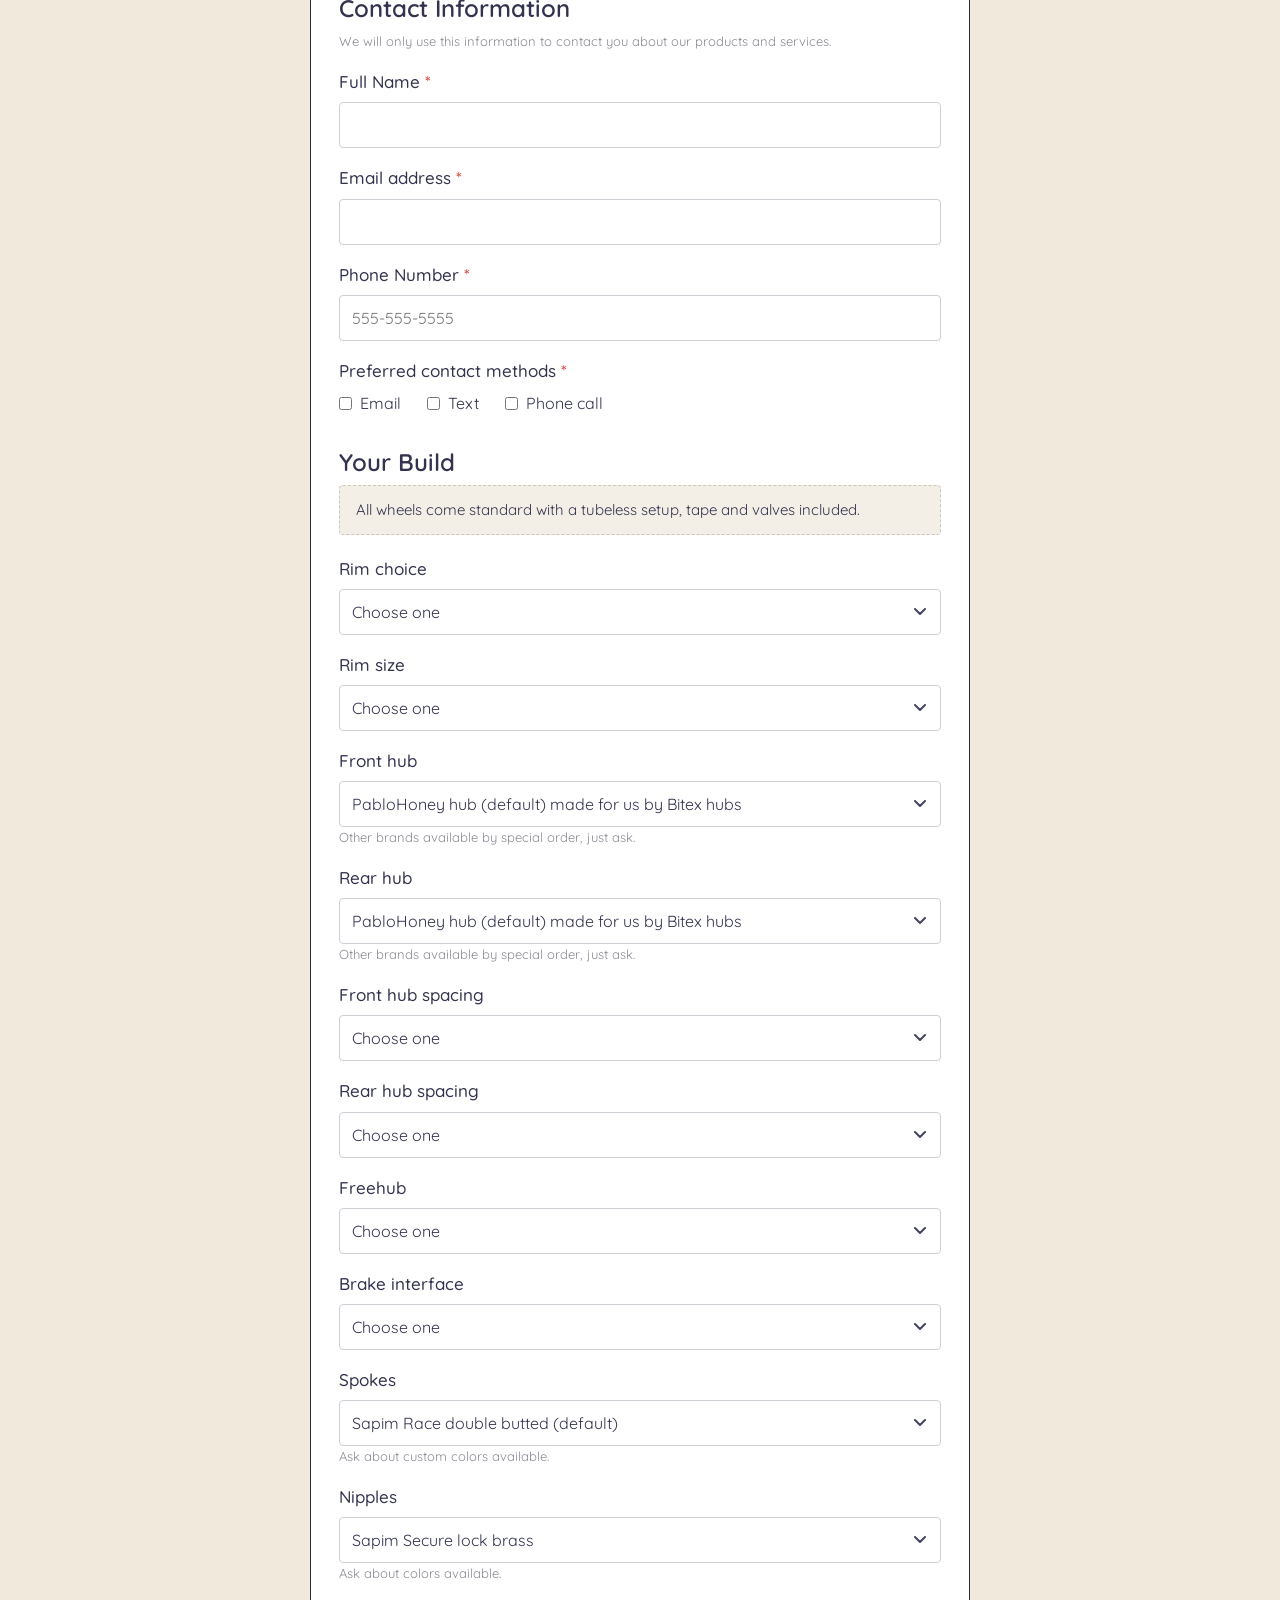
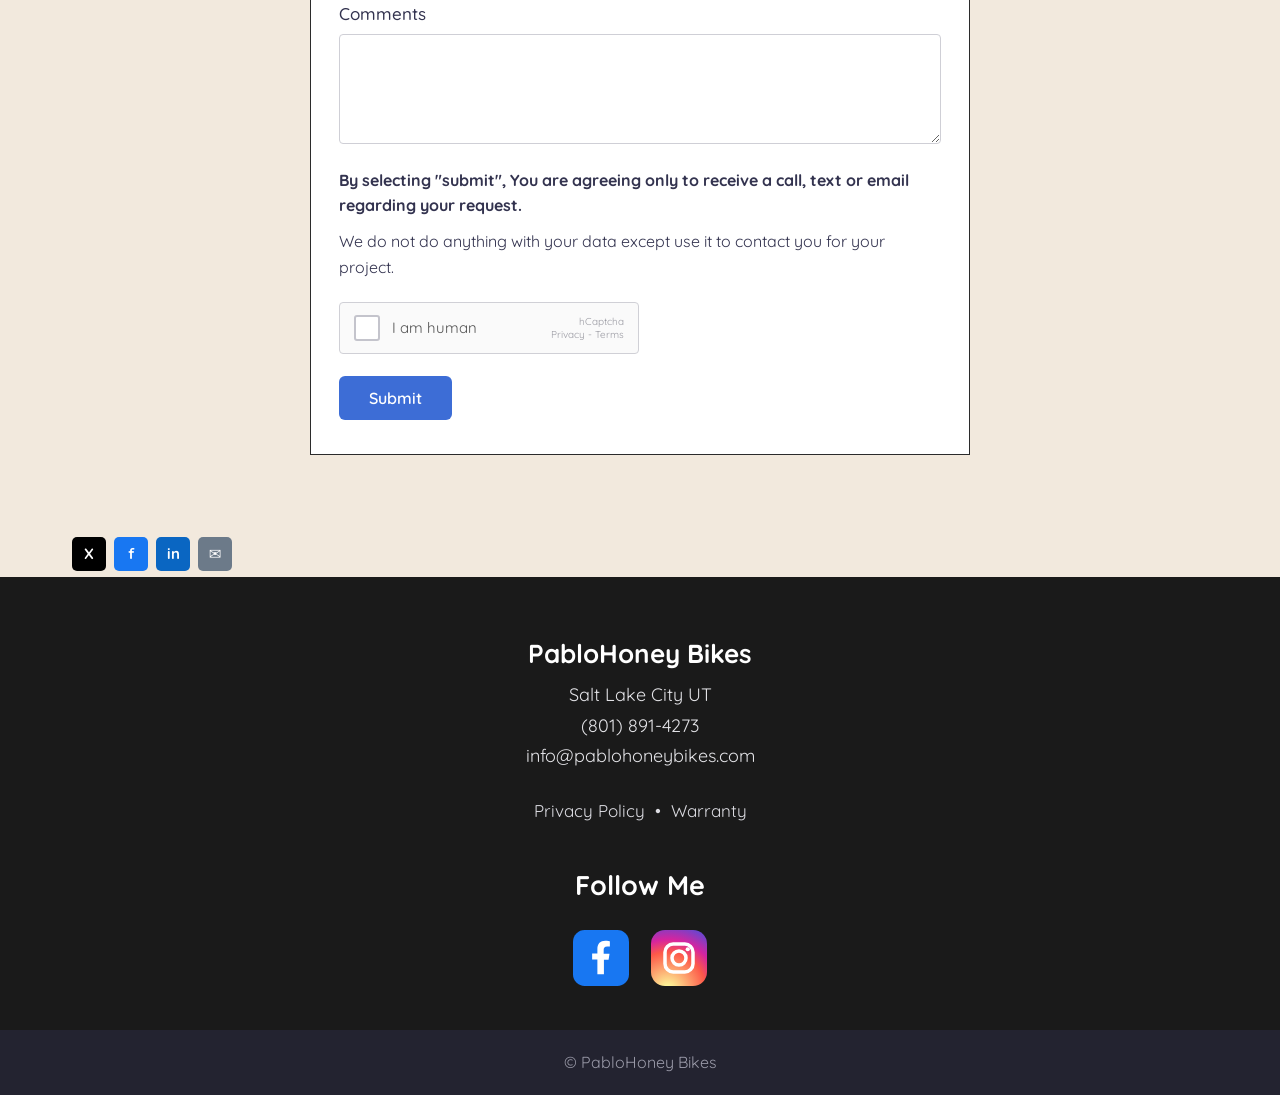
<file: custom-wheels.html>
<!DOCTYPE html>
<html lang="en">
<head>
<meta charset="UTF-8">
<meta name="viewport" content="width=device-width, initial-scale=1.0">
<title>PabloHoney Custom Wheels</title>
<link rel="preconnect" href="https://fonts.googleapis.com">
<link rel="preconnect" href="https://fonts.gstatic.com" crossorigin>
<link href="https://fonts.googleapis.com/css2?family=Quicksand:wght@400;500;600;700&display=swap" rel="stylesheet">
<link rel="stylesheet" href="styles.css">
</head>
<body class="inner">

  <header>
    <div class="wrap bar">
      <button class="burger" id="burger" aria-label="Open menu"><span></span><span></span><span></span></button>
      <a href="index.html" class="logo" aria-label="PabloHoney Bikes">
        <span class="mark"><span class="ring"></span><span class="txt">PABLO<small>HONEY</small></span></span>
      </a>
      <nav class="desk">
        <ul class="menu">
          <li><a href="index.html">Home</a></li>
          <li><button class="top" type="button">Wheels <i class="caret"></i></button>
            <ul class="dropdown">
              <li><a href="#">Hand Built Wheels</a></li>
              <li><a href="custom-wheels.html">PabloHoney Custom Wheels</a></li>
              <li><a href="nox-builds.html">Nox Composites Builds</a></li>
              <li><a href="wheel-rebuild-repair.html">Wheel Rebuild &amp; Repair</a></li>
            </ul>
          </li>
          <li><button class="top" type="button">Used Bikes <i class="caret"></i></button>
            <ul class="dropdown">
              <li><a href="certified-used.html">Certified Used Bikes</a></li>
            </ul>
          </li>
          <li><a href="dream-builds.html">Dream Builds</a></li>
          <li><a href="#">Parts &amp; Service</a></li>
          <li><a href="#">About Us</a></li>
          <li><a href="#">Contact</a></li>
        </ul>
      </nav>
    </div>
  </header>

  <div class="scrim" id="scrim"></div>
  <aside class="drawer" id="drawer">
    <ul>
      <li class="item"><a href="index.html">Home</a></li>
      <li class="item"><button class="top" type="button">Wheels <i class="chev"></i></button>
        <ul class="sub">
          <li><a href="#">Hand Built Wheels</a></li>
          <li><a href="custom-wheels.html">PabloHoney Custom Wheels</a></li>
          <li><a href="nox-builds.html">Nox Composites Builds</a></li>
          <li><a href="wheel-rebuild-repair.html">Wheel Rebuild &amp; Repair</a></li>
        </ul>
      </li>
      <li class="item"><button class="top" type="button">Used Bikes <i class="chev"></i></button>
        <ul class="sub">
          <li><a href="certified-used.html">Certified Used Bikes</a></li>
        </ul>
      </li>
      <li class="item"><a href="dream-builds.html">Dream Builds</a></li>
      <li class="item"><a href="#">Parts &amp; Service</a></li>
      <li class="item"><a href="#">About Us</a></li>
      <li class="item"><a href="#">Contact</a></li>
    </ul>
  </aside>

  <section class="banner"><div class="narrow"><h1>PabloHoney Custom Wheels</h1></div></section>

  <div class="pagebody"><div class="narrow">
    <p>Each of our wheels are built by hand to meticulous standards. They are light and strong and come with our best in the industry lifetime warranty. They are also totally customizable with spoke and hub upgrades of your choice.</p>
    <p class="strong-note">These are our 4 main in house build options</p>

    <div class="wgrid">
      <div class="wcard"><div class="t">Agnes</div>
        <div class="ph"><span>wheels/custom/agnes.jpg</span></div>
        <p>The Agnes is our aggressive cross country race wheel. Its ridiculously light, strong and wide enough to run bigger tires for a solid footprint on any conditions.</p></div>
      <div class="wcard"><div class="t">Felix</div>
        <div class="ph"><span>wheels/custom/felix.jpg</span></div>
        <p>The Felix is a slightly stouter version of The Agnes. Still very light with the same width but for more aggressive XC or slightly bigger riders.</p></div>
      <div class="wcard"><div class="t">Oscar</div>
        <div class="ph"><span>wheels/custom/oscar.jpg</span></div>
        <p>The Oscar takes the idea of hard cross country riding, and adapts it to all mountain terrain with a wide 30mm inner diameter but still coming in super light yet strong enough for more assertive terrain.</p></div>
      <div class="wcard"><div class="t">Rover</div>
        <div class="ph"><span>wheels/custom/rover.jpg</span></div>
        <p>The Rover is our "do anything" all mountain workhorse. 30mm inner width allows up to a 2.6" tire and is strong enough to huck all day.</p></div>
    </div>

    <div class="leadtime"><strong>Build time:</strong> Custom wheel builds typically take 7 to 10 working days. If any parts need to be ordered in, it can take a little longer. Your expected wait time is included with your price estimate.</div>

    <form class="form-box" action="https://api.web3forms.com/submit" method="POST">
      <input type="hidden" name="access_key" value="REPLACE_WITH_WEB3FORMS_ACCESS_KEY">
      <input type="hidden" name="subject" value="New PabloHoney Custom Wheels build request">
      <input type="hidden" name="from_name" value="PabloHoney Website">
      <input type="checkbox" name="botcheck" style="display:none" tabindex="-1" autocomplete="off">

      <div class="form-title">I want information on PabloHoney Custom Wheels</div>
      <div class="estimate-note">Pick your options below and you'll get an estimate back with the price for everything you selected.</div>

      <div class="form-h">Contact Information</div>
      <div class="helper">We will only use this information to contact you about our products and services.</div>
      <div class="field"><label class="q">Full Name <span class="req">*</span></label><input type="text" name="Full Name" required></div>
      <div class="field"><label class="q">Email address <span class="req">*</span></label><input type="email" name="Email" required></div>
      <div class="field"><label class="q">Phone Number <span class="req">*</span></label><input type="tel" name="Phone" placeholder="555-555-5555" required></div>
      <div class="field"><label class="q">Preferred contact methods <span class="req">*</span></label>
        <div class="opts">
          <label><input type="checkbox" name="Preferred contact" value="Email"> Email</label>
          <label><input type="checkbox" name="Preferred contact" value="Text"> Text</label>
          <label><input type="checkbox" name="Preferred contact" value="Phone call"> Phone call</label>
        </div>
      </div>

      <div class="form-h">Your Build</div>
      <div class="tubeless">All wheels come standard with a tubeless setup, tape and valves included.</div>

      <div class="field"><label class="q">Rim choice</label>
        <select name="Rim choice"><option value="" disabled selected>Choose one</option>
          <option>Agnes</option><option>Felix</option><option>Oscar</option><option>Rover</option></select></div>
      <div class="field"><label class="q">Rim size</label>
        <select name="Rim size"><option value="" disabled selected>Choose one</option>
          <option>29</option><option>27.5</option></select></div>

      <div class="field"><label class="q">Front hub</label>
        <select name="Front hub">
          <option selected>PabloHoney hub (default) made for us by Bitex hubs</option>
          <option>Hope Pro 5 (+$40)</option>
          <option>Industry Nine Hydra 2 (+$125)</option>
          <option>DT Swiss 350 (+$30)</option>
          <option>DT Swiss 240 (+$140)</option>
          <option>Chris King (+$215)</option>
          <option>Onyx Vesper (+$140)</option>
        </select>
        <div class="helper">Other brands available by special order, just ask.</div></div>

      <div class="field"><label class="q">Rear hub</label>
        <select name="Rear hub">
          <option selected>PabloHoney hub (default) made for us by Bitex hubs</option>
          <option>Hope Pro 5 (+$155)</option>
          <option>Industry Nine Hydra 2 (+$300)</option>
          <option>DT Swiss 350 (+$145)</option>
          <option>DT Swiss 240 (+$340)</option>
          <option>Chris King (+$410)</option>
          <option>Onyx Vesper (+$360)</option>
        </select>
        <div class="helper">Other brands available by special order, just ask.</div></div>

      <div class="field"><label class="q">Front hub spacing</label>
        <select name="Front hub spacing"><option value="" disabled selected>Choose one</option>
          <option>12x100</option><option>15x100</option><option>15x110 boost</option></select></div>

      <div class="field"><label class="q">Rear hub spacing</label>
        <select name="Rear hub spacing"><option value="" disabled selected>Choose one</option>
          <option>12x142</option><option>12x148 boost</option><option>12x157 super boost</option></select></div>

      <div class="field"><label class="q">Freehub</label>
        <select name="Freehub"><option value="" disabled selected>Choose one</option>
          <option>Shimano HG (10/11 speed)</option>
          <option>SRAM XD</option>
          <option>SRAM XDR (+$10)</option>
          <option>Shimano Microspline (+$10)</option></select></div>

      <div class="field"><label class="q">Brake interface</label>
        <select name="Brake interface"><option value="" disabled selected>Choose one</option>
          <option>6 bolt ISO</option><option>Centerlock</option></select></div>

      <div class="field"><label class="q">Spokes</label>
        <select name="Spokes">
          <option selected>Sapim Race double butted (default)</option>
          <option>Sapim CX-Ray (+$60/wheel)</option>
          <option>Pillar PSR1422 blade oil slick (+$75/wheel)</option>
          <option>Pillar P14 straight gauge in colors (+$20)</option>
        </select>
        <div class="helper">Ask about custom colors available.</div></div>

      <div class="field"><label class="q">Nipples</label>
        <select name="Nipples">
          <option selected>Sapim Secure lock brass</option>
          <option>Sapim Secure lock alloy (+$5/wheel)</option>
          <option>Sapim polyax colors (+$10)</option>
        </select>
        <div class="helper">Ask about colors available.</div></div>

      <div class="field"><label class="q">Comments</label><textarea name="Comments"></textarea></div>

      <div class="disc-strong">By selecting "submit", You are agreeing only to receive a call, text or email regarding your request.</div>
      <div class="disc">We do not do anything with your data except use it to contact you for your project.</div>
      <div class="captcha"><span class="box"></span> I am human <span class="brand">hCaptcha<br>Privacy - Terms</span></div>
      <button type="submit" class="submit">Submit</button>
    </form>
  </div></div>

  <div class="wrap">
    <div class="share">
      <a class="x" href="#" aria-label="Share on X">X</a>
      <a class="fb" href="#" aria-label="Share on Facebook">f</a>
      <a class="li" href="#" aria-label="Share on LinkedIn">in</a>
      <a class="em" href="#" aria-label="Share by email">&#9993;</a>
    </div>
  </div>

  <footer>
    <div class="fname">PabloHoney Bikes</div>
    <div class="fline">Salt Lake City UT</div>
    <div class="fline"><a href="tel:8018914273">(801) 891-4273</a></div>
    <div class="fline"><a href="mailto:info@pablohoneybikes.com">info@pablohoneybikes.com</a></div>
    <div class="legal"><a href="#">Privacy Policy</a> &nbsp;&bull;&nbsp; <a href="#">Warranty</a></div>
    <div class="follow">Follow Me</div>
    <div class="socials">
      <a href="https://www.facebook.com/profile.php?id=61579531640419" target="_blank" rel="noopener" aria-label="Facebook">
        <svg viewBox="0 0 48 48"><rect width="48" height="48" rx="10" fill="#1877F2"/><path d="M30.5 25.5l.8-5.2h-5v-3.4c0-1.4.7-2.8 3-2.8h2.3V9.7s-2-.4-4-.4c-4.1 0-6.7 2.5-6.7 6.9v3.9h-4.5v5.2h4.5V38h5.6V25.5h3.7z" fill="#fff"/></svg>
      </a>
      <a href="https://www.instagram.com/pablohoneybikes" target="_blank" rel="noopener" aria-label="Instagram">
        <svg viewBox="0 0 48 48"><defs><radialGradient id="ig" cx="30%" cy="107%" r="150%">
          <stop offset="0%" stop-color="#fdf497"/><stop offset="5%" stop-color="#fdf497"/><stop offset="45%" stop-color="#fd5949"/><stop offset="60%" stop-color="#d6249f"/><stop offset="90%" stop-color="#285AEB"/></radialGradient></defs>
          <rect width="48" height="48" rx="12" fill="url(#ig)"/>
          <rect x="12" y="12" width="24" height="24" rx="7" fill="none" stroke="#fff" stroke-width="3"/>
          <circle cx="24" cy="24" r="6" fill="none" stroke="#fff" stroke-width="3"/>
          <circle cx="31.5" cy="16.5" r="1.8" fill="#fff"/></svg>
      </a>
    </div>
    <div class="copyright">&copy; PabloHoney Bikes</div>
  </footer>

<script src="site.js"></script>
</body>
</html>
</file>
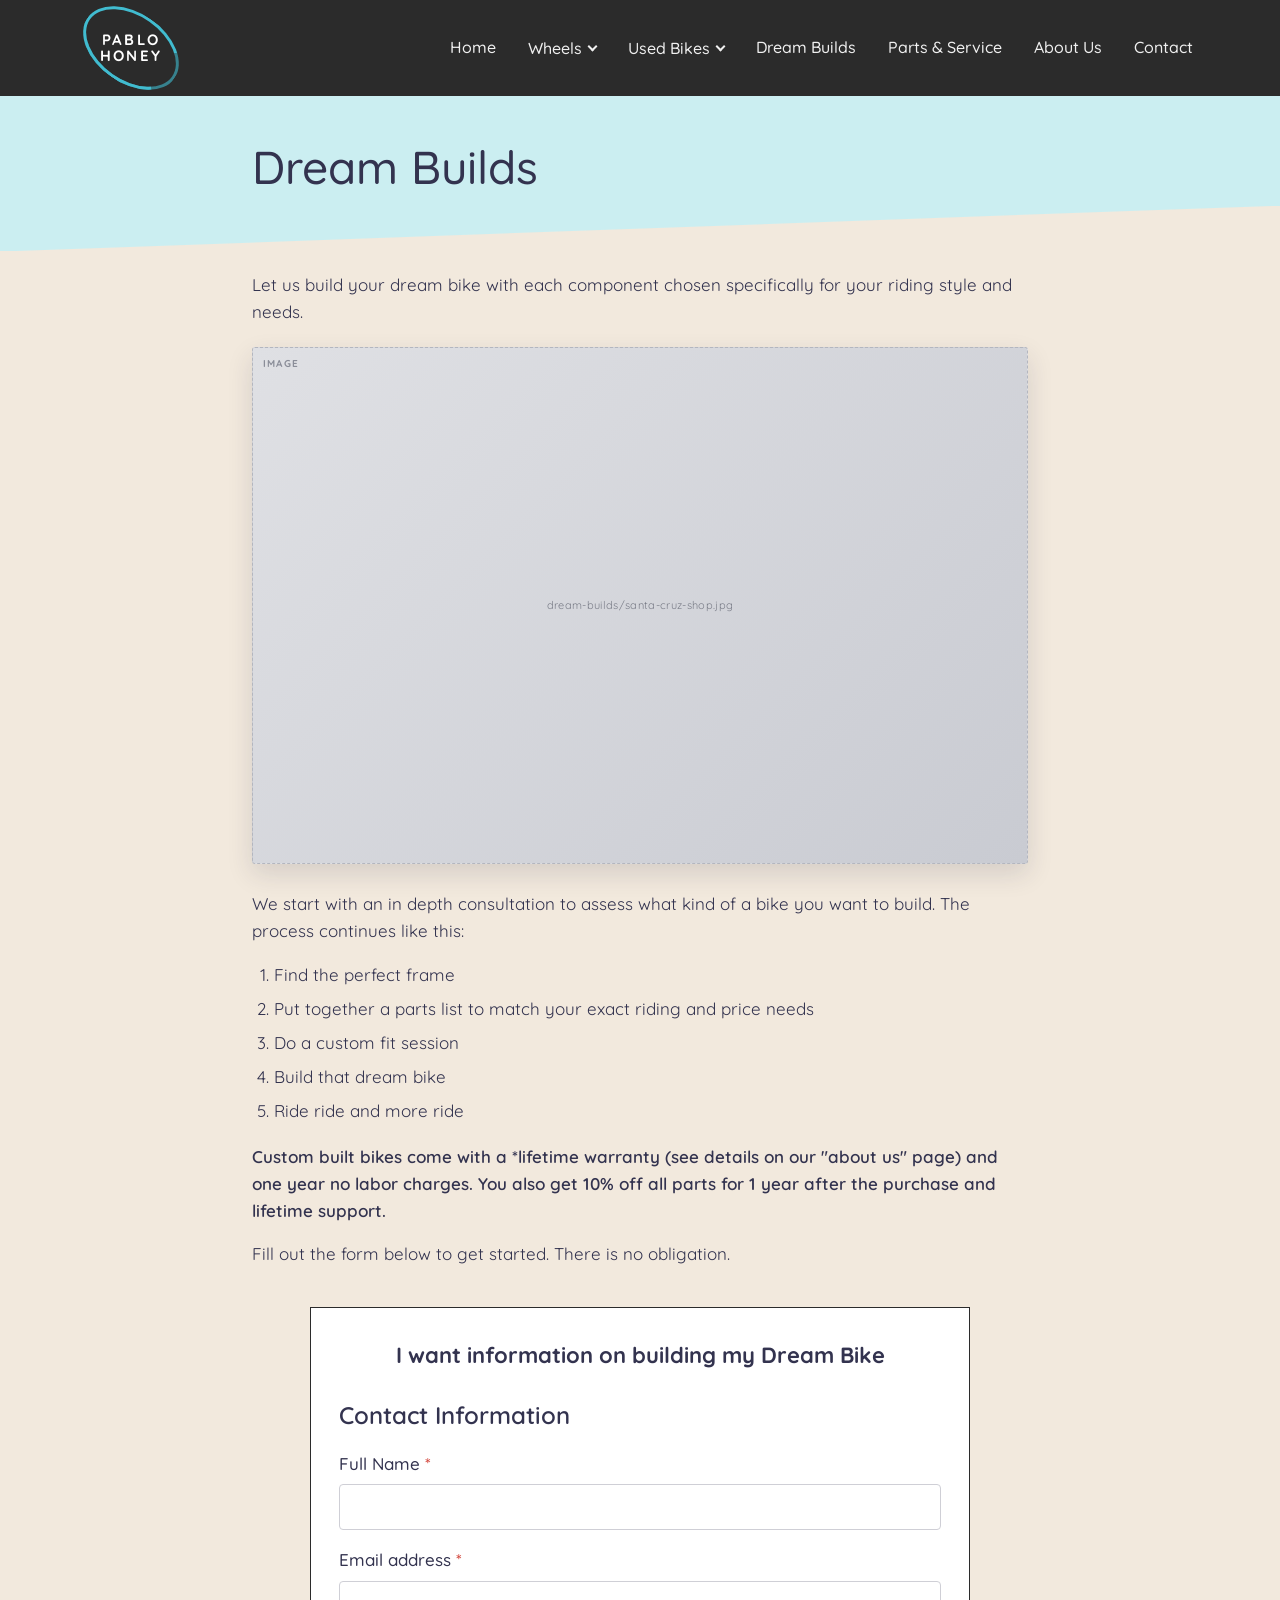
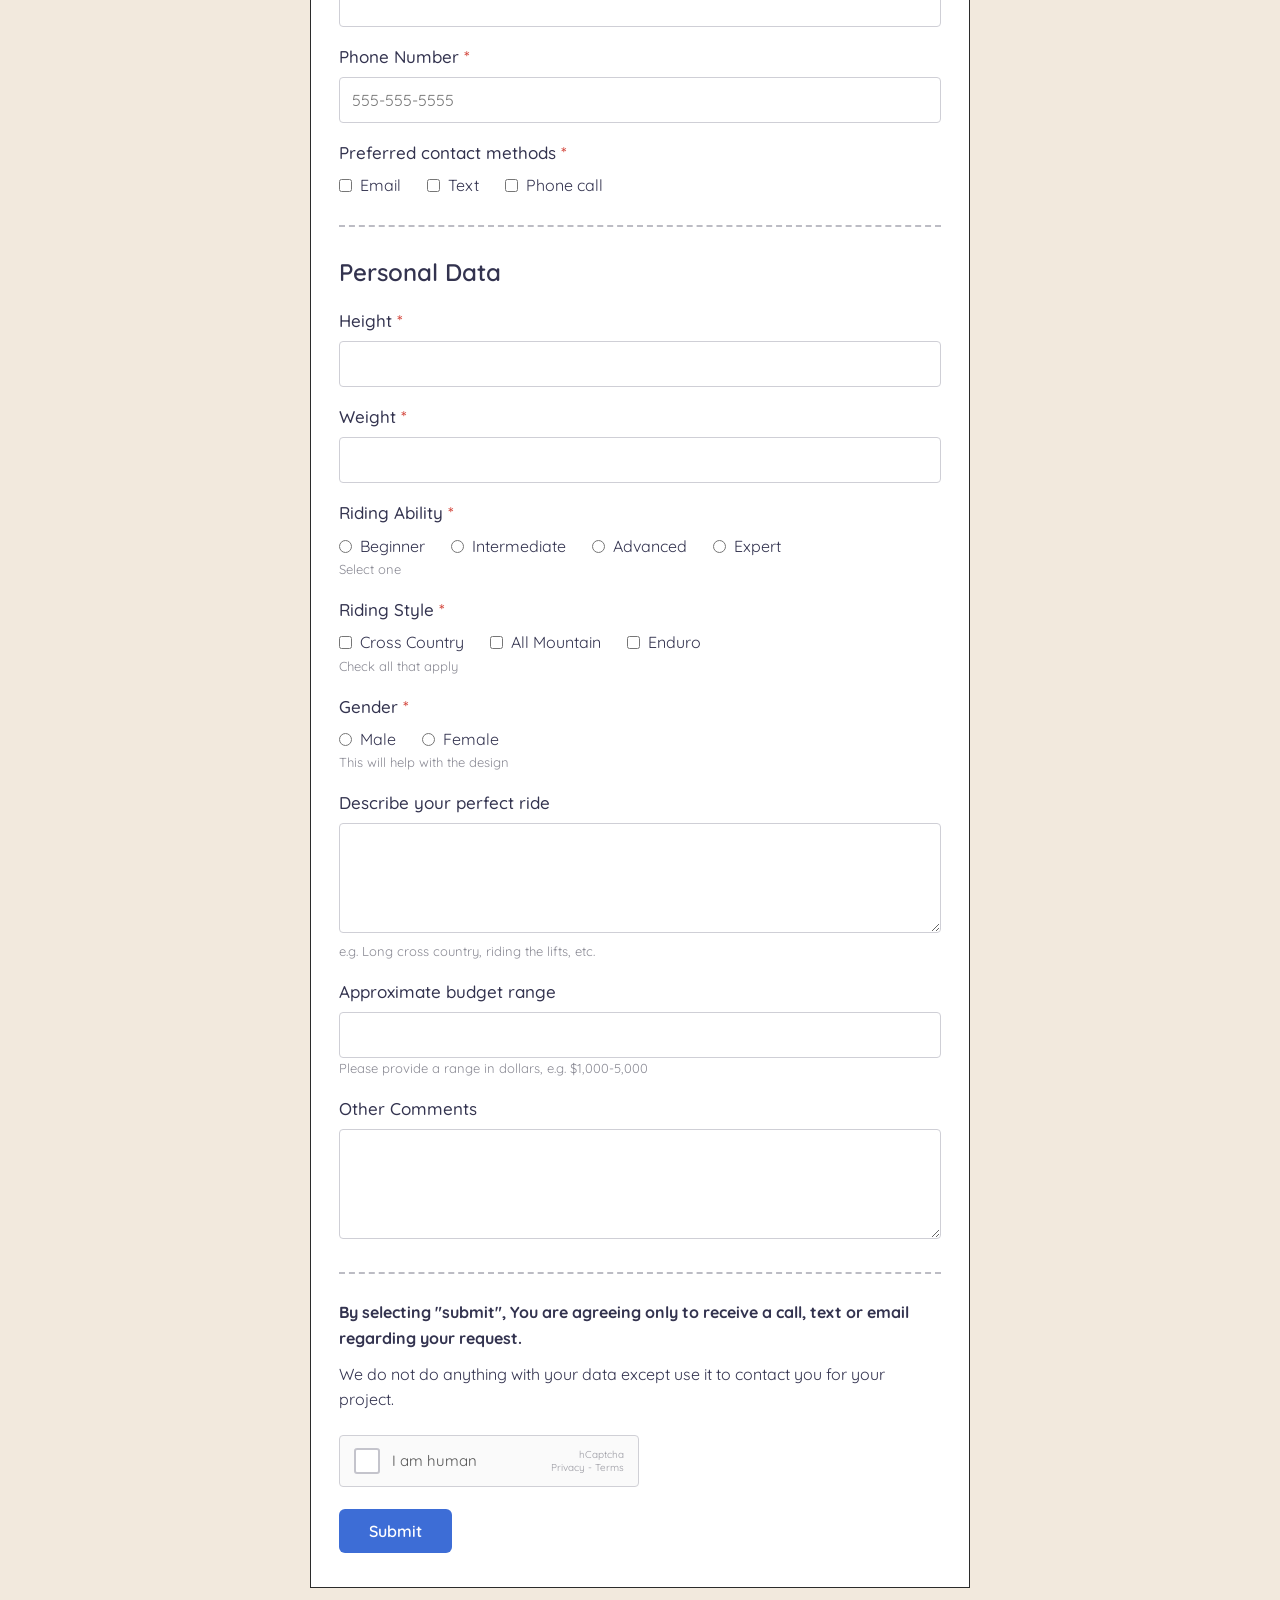
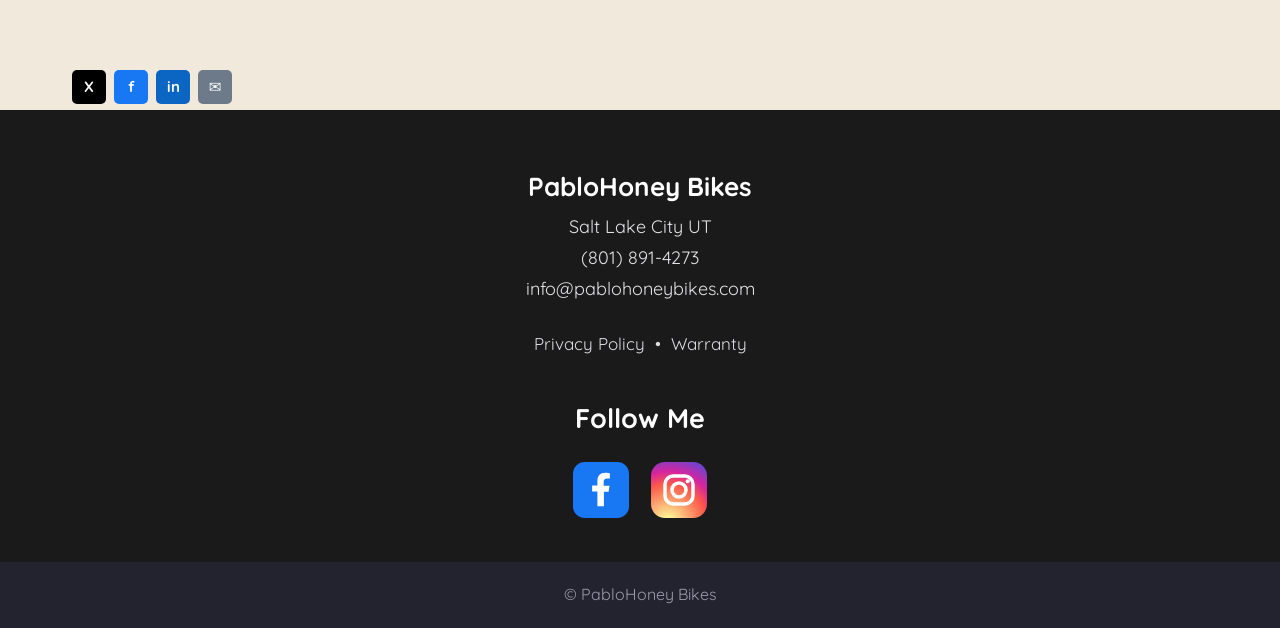
<file: dream-builds.html>
<!DOCTYPE html>
<html lang="en">
<head>
<meta charset="UTF-8">
<meta name="viewport" content="width=device-width, initial-scale=1.0">
<title>Dream Builds</title>
<link rel="preconnect" href="https://fonts.googleapis.com">
<link rel="preconnect" href="https://fonts.gstatic.com" crossorigin>
<link href="https://fonts.googleapis.com/css2?family=Quicksand:wght@400;500;600;700&display=swap" rel="stylesheet">
<link rel="stylesheet" href="styles.css">
</head>
<body class="inner">

  <header>
    <div class="wrap bar">
      <button class="burger" id="burger" aria-label="Open menu"><span></span><span></span><span></span></button>
      <a href="index.html" class="logo" aria-label="PabloHoney Bikes">
        <span class="mark"><span class="ring"></span><span class="txt">PABLO<small>HONEY</small></span></span>
      </a>
      <nav class="desk">
        <ul class="menu">
          <li><a href="index.html">Home</a></li>
          <li><button class="top" type="button">Wheels <i class="caret"></i></button>
            <ul class="dropdown">
              <li><a href="#">Hand Built Wheels</a></li>
              <li><a href="custom-wheels.html">PabloHoney Custom Wheels</a></li>
              <li><a href="nox-builds.html">Nox Composites Builds</a></li>
              <li><a href="wheel-rebuild-repair.html">Wheel Rebuild &amp; Repair</a></li>
            </ul>
          </li>
          <li><button class="top" type="button">Used Bikes <i class="caret"></i></button>
            <ul class="dropdown">
              <li><a href="certified-used.html">Certified Used Bikes</a></li>
            </ul>
          </li>
          <li><a href="dream-builds.html">Dream Builds</a></li>
          <li><a href="#">Parts &amp; Service</a></li>
          <li><a href="#">About Us</a></li>
          <li><a href="#">Contact</a></li>
        </ul>
      </nav>
    </div>
  </header>

  <div class="scrim" id="scrim"></div>
  <aside class="drawer" id="drawer">
    <ul>
      <li class="item"><a href="index.html">Home</a></li>
      <li class="item"><button class="top" type="button">Wheels <i class="chev"></i></button>
        <ul class="sub">
          <li><a href="#">Hand Built Wheels</a></li>
          <li><a href="custom-wheels.html">PabloHoney Custom Wheels</a></li>
          <li><a href="nox-builds.html">Nox Composites Builds</a></li>
          <li><a href="wheel-rebuild-repair.html">Wheel Rebuild &amp; Repair</a></li>
        </ul>
      </li>
      <li class="item"><button class="top" type="button">Used Bikes <i class="chev"></i></button>
        <ul class="sub">
          <li><a href="certified-used.html">Certified Used Bikes</a></li>
        </ul>
      </li>
      <li class="item"><a href="dream-builds.html">Dream Builds</a></li>
      <li class="item"><a href="#">Parts &amp; Service</a></li>
      <li class="item"><a href="#">About Us</a></li>
      <li class="item"><a href="#">Contact</a></li>
    </ul>
  </aside>

  <section class="banner"><div class="narrow"><h1>Dream Builds</h1></div></section>

  <div class="pagebody"><div class="narrow">
    <p>Let us build your dream bike with each component chosen specifically for your riding style and needs.</p>

    <div class="ph" style="width:100%;aspect-ratio:3/2;border-radius:3px;box-shadow:0 10px 26px rgba(40,40,70,.14);margin:22px 0 26px"><span>dream-builds/santa-cruz-shop.jpg</span></div>

    <p>We start with an in depth consultation to assess what kind of a bike you want to build. The process continues like this:</p>
    <ol class="steps">
      <li>Find the perfect frame</li>
      <li>Put together a parts list to match your exact riding and price needs</li>
      <li>Do a custom fit session</li>
      <li>Build that dream bike</li>
      <li>Ride ride and more ride</li>
    </ol>
    <p class="strong-note">Custom built bikes come with a *lifetime warranty (see details on our "about us" page) and one year no labor charges. You also get 10% off all parts for 1 year after the purchase and lifetime support.</p>
    <p>Fill out the form below to get started. There is no obligation.</p>

    <form class="form-box" action="https://api.web3forms.com/submit" method="POST">
      <input type="hidden" name="access_key" value="REPLACE_WITH_WEB3FORMS_ACCESS_KEY">
      <input type="hidden" name="subject" value="New Dream Bike Build inquiry">
      <input type="hidden" name="from_name" value="PabloHoney Website">
      <input type="checkbox" name="botcheck" style="display:none" tabindex="-1" autocomplete="off">

      <div class="form-title">I want information on building my Dream Bike</div>

      <div class="form-h">Contact Information</div>
      <div class="field"><label class="q">Full Name <span class="req">*</span></label><input type="text" name="Full Name" required></div>
      <div class="field"><label class="q">Email address <span class="req">*</span></label><input type="email" name="Email" required></div>
      <div class="field"><label class="q">Phone Number <span class="req">*</span></label><input type="tel" name="Phone" placeholder="555-555-5555" required></div>
      <div class="field"><label class="q">Preferred contact methods <span class="req">*</span></label>
        <div class="opts">
          <label><input type="checkbox" name="Preferred contact" value="Email"> Email</label>
          <label><input type="checkbox" name="Preferred contact" value="Text"> Text</label>
          <label><input type="checkbox" name="Preferred contact" value="Phone call"> Phone call</label>
        </div>
      </div>

      <hr class="dash">
      <div class="form-h">Personal Data</div>

      <div class="field"><label class="q">Height <span class="req">*</span></label><input type="text" name="Height" required></div>
      <div class="field"><label class="q">Weight <span class="req">*</span></label><input type="text" name="Weight" required></div>
      <div class="field"><label class="q">Riding Ability <span class="req">*</span></label>
        <div class="opts">
          <label><input type="radio" name="Riding Ability" value="Beginner" required> Beginner</label>
          <label><input type="radio" name="Riding Ability" value="Intermediate"> Intermediate</label>
          <label><input type="radio" name="Riding Ability" value="Advanced"> Advanced</label>
          <label><input type="radio" name="Riding Ability" value="Expert"> Expert</label>
        </div>
        <div class="helper">Select one</div>
      </div>
      <div class="field"><label class="q">Riding Style <span class="req">*</span></label>
        <div class="opts">
          <label><input type="checkbox" name="Riding Style" value="Cross Country"> Cross Country</label>
          <label><input type="checkbox" name="Riding Style" value="All Mountain"> All Mountain</label>
          <label><input type="checkbox" name="Riding Style" value="Enduro"> Enduro</label>
        </div>
        <div class="helper">Check all that apply</div>
      </div>
      <div class="field"><label class="q">Gender <span class="req">*</span></label>
        <div class="opts">
          <label><input type="radio" name="Gender" value="Male" required> Male</label>
          <label><input type="radio" name="Gender" value="Female"> Female</label>
        </div>
        <div class="helper">This will help with the design</div>
      </div>
      <div class="field"><label class="q">Describe your perfect ride</label><textarea name="Perfect ride"></textarea>
        <div class="helper">e.g. Long cross country, riding the lifts, etc.</div></div>
      <div class="field"><label class="q">Approximate budget range</label><input type="text" name="Budget">
        <div class="helper">Please provide a range in dollars, e.g. $1,000-5,000</div></div>
      <div class="field"><label class="q">Other Comments</label><textarea name="Other Comments"></textarea></div>

      <hr class="dash">
      <div class="disc-strong">By selecting "submit", You are agreeing only to receive a call, text or email regarding your request.</div>
      <div class="disc">We do not do anything with your data except use it to contact you for your project.</div>
      <div class="captcha"><span class="box"></span> I am human <span class="brand">hCaptcha<br>Privacy - Terms</span></div>
      <button type="submit" class="submit">Submit</button>
    </form>
  </div></div>

  <div class="wrap">
    <div class="share">
      <a class="x" href="#" aria-label="Share on X">X</a>
      <a class="fb" href="#" aria-label="Share on Facebook">f</a>
      <a class="li" href="#" aria-label="Share on LinkedIn">in</a>
      <a class="em" href="#" aria-label="Share by email">&#9993;</a>
    </div>
  </div>

  <footer>
    <div class="fname">PabloHoney Bikes</div>
    <div class="fline">Salt Lake City UT</div>
    <div class="fline"><a href="tel:8018914273">(801) 891-4273</a></div>
    <div class="fline"><a href="mailto:info@pablohoneybikes.com">info@pablohoneybikes.com</a></div>
    <div class="legal"><a href="#">Privacy Policy</a> &nbsp;&bull;&nbsp; <a href="#">Warranty</a></div>
    <div class="follow">Follow Me</div>
    <div class="socials">
      <a href="https://www.facebook.com/profile.php?id=61579531640419" target="_blank" rel="noopener" aria-label="Facebook">
        <svg viewBox="0 0 48 48"><rect width="48" height="48" rx="10" fill="#1877F2"/><path d="M30.5 25.5l.8-5.2h-5v-3.4c0-1.4.7-2.8 3-2.8h2.3V9.7s-2-.4-4-.4c-4.1 0-6.7 2.5-6.7 6.9v3.9h-4.5v5.2h4.5V38h5.6V25.5h3.7z" fill="#fff"/></svg>
      </a>
      <a href="https://www.instagram.com/pablohoneybikes" target="_blank" rel="noopener" aria-label="Instagram">
        <svg viewBox="0 0 48 48"><defs><radialGradient id="ig" cx="30%" cy="107%" r="150%">
          <stop offset="0%" stop-color="#fdf497"/><stop offset="5%" stop-color="#fdf497"/><stop offset="45%" stop-color="#fd5949"/><stop offset="60%" stop-color="#d6249f"/><stop offset="90%" stop-color="#285AEB"/></radialGradient></defs>
          <rect width="48" height="48" rx="12" fill="url(#ig)"/>
          <rect x="12" y="12" width="24" height="24" rx="7" fill="none" stroke="#fff" stroke-width="3"/>
          <circle cx="24" cy="24" r="6" fill="none" stroke="#fff" stroke-width="3"/>
          <circle cx="31.5" cy="16.5" r="1.8" fill="#fff"/></svg>
      </a>
    </div>
    <div class="copyright">&copy; PabloHoney Bikes</div>
  </footer>

<script src="site.js"></script>
</body>
</html>
</file>
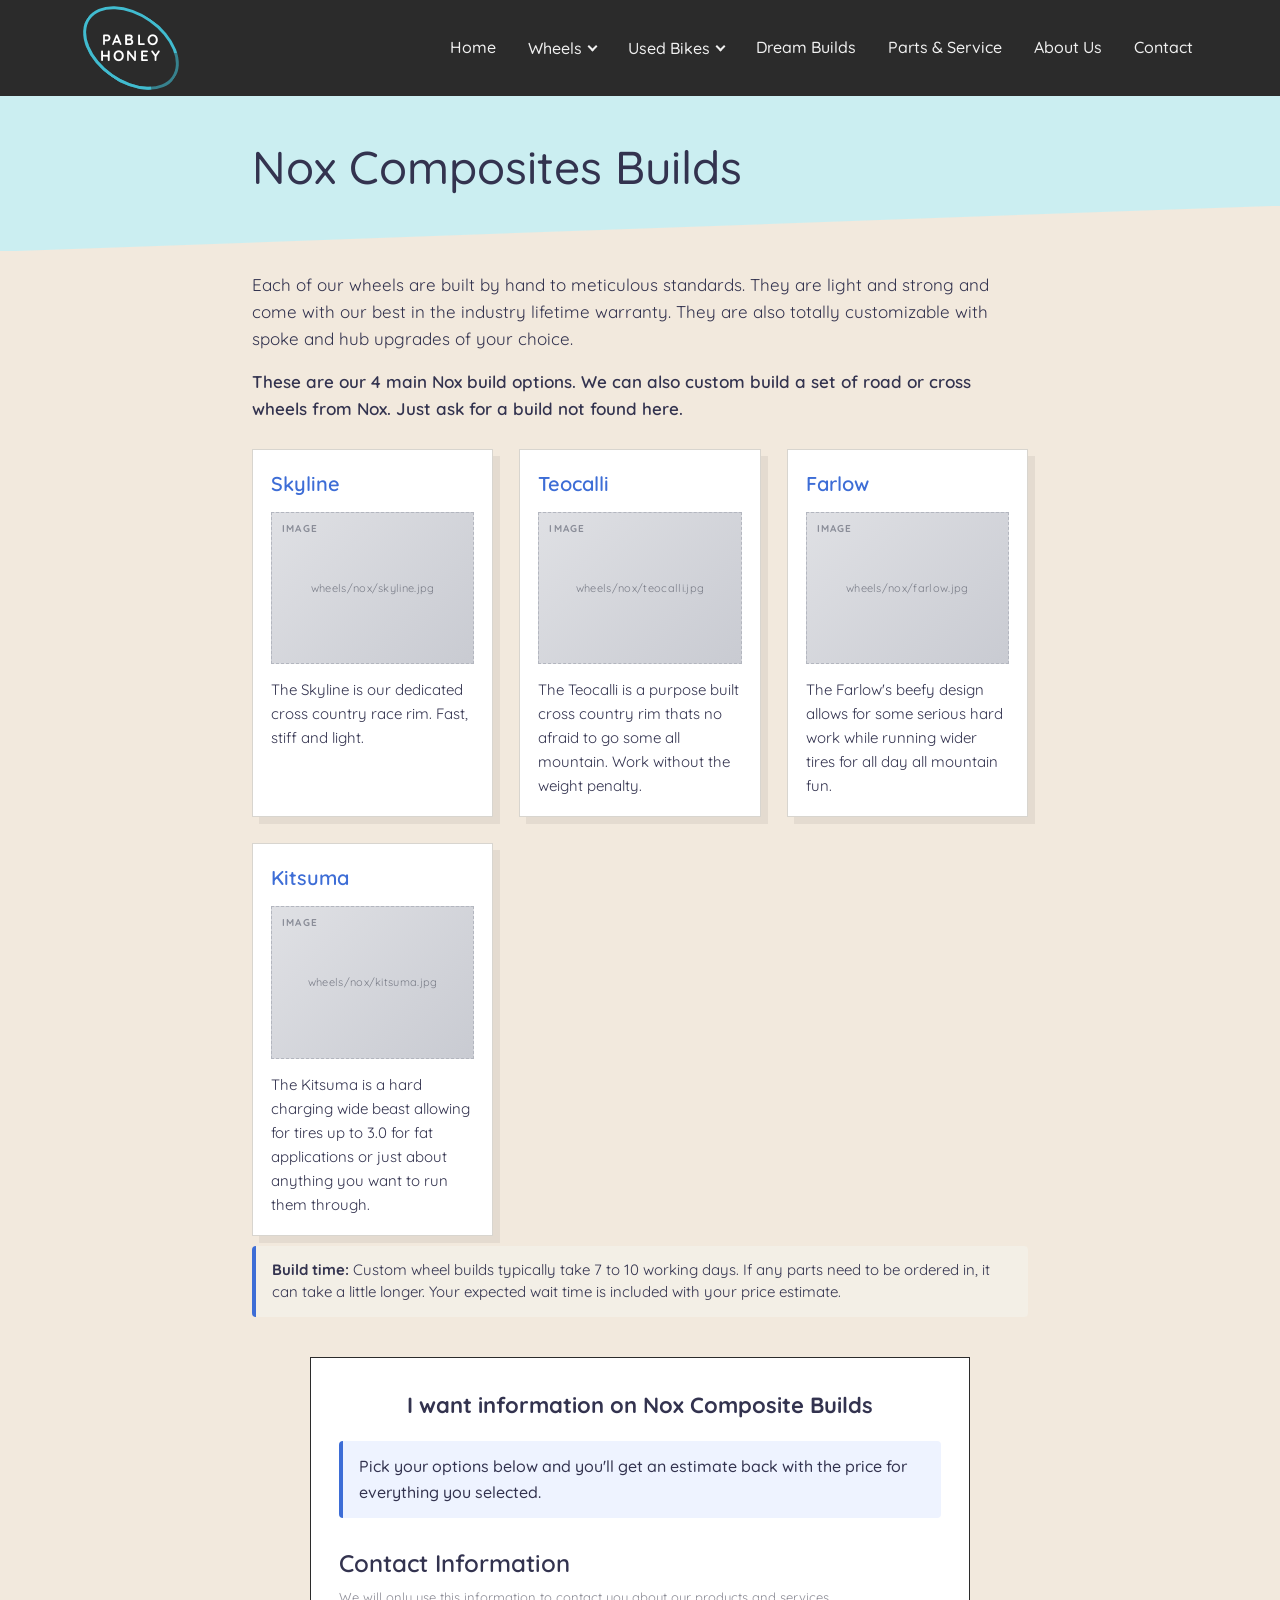
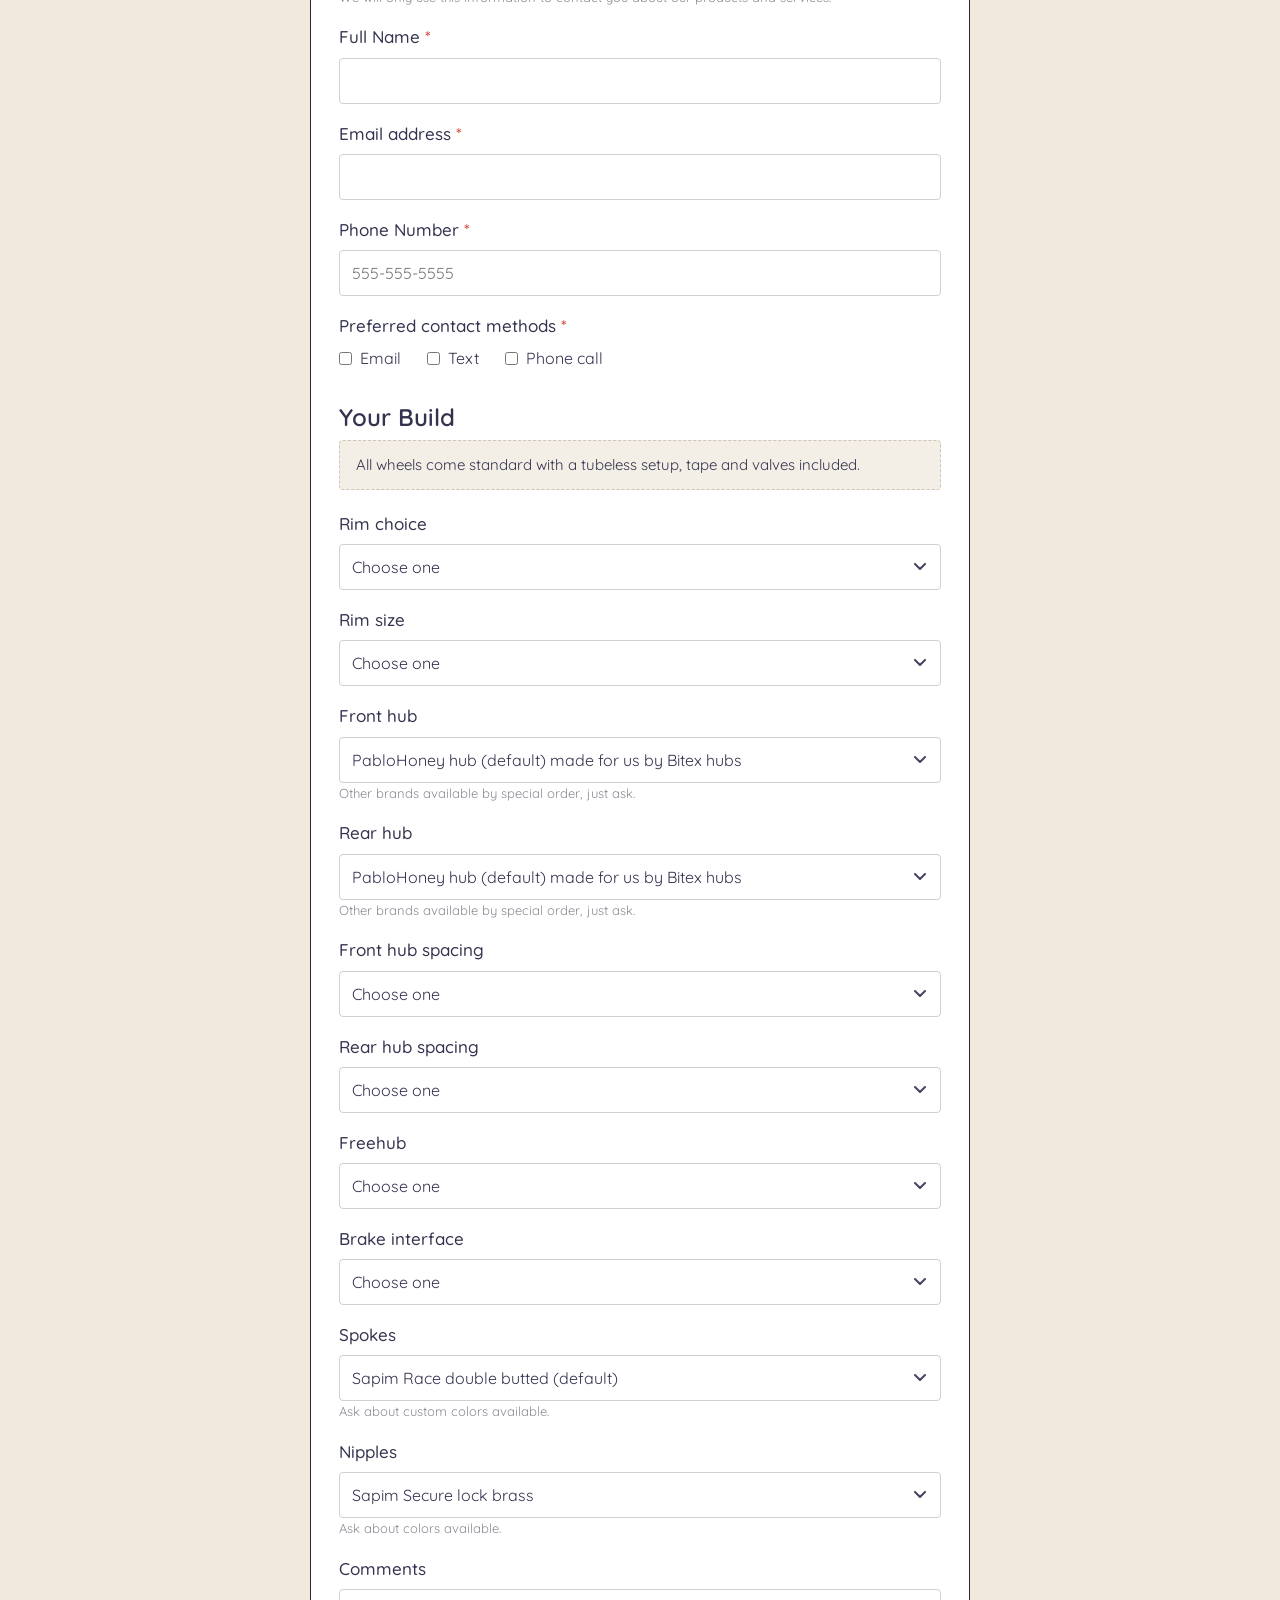
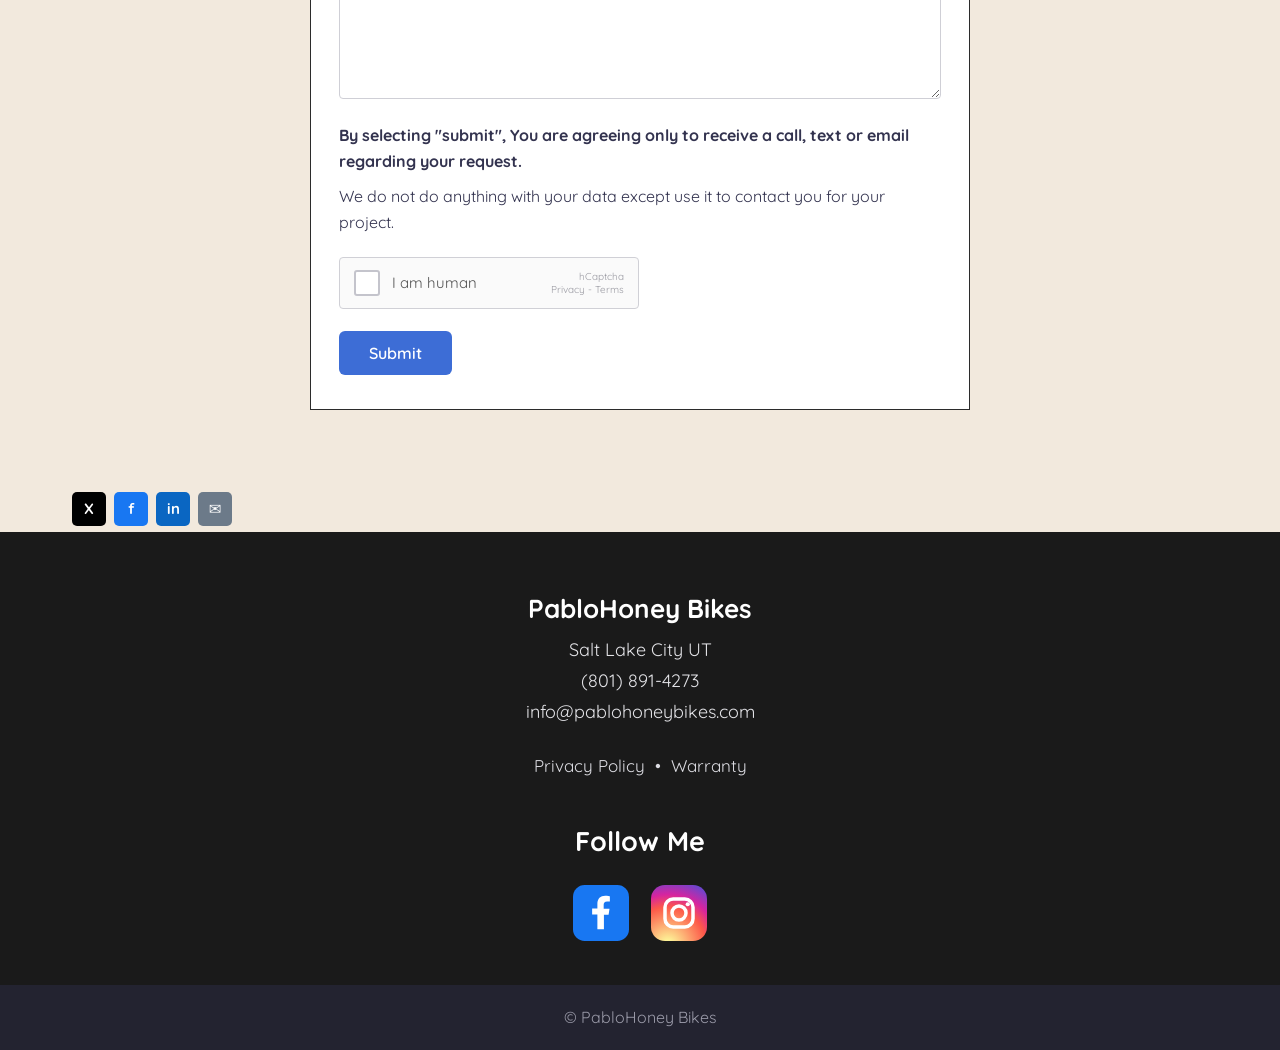
<file: nox-builds.html>
<!DOCTYPE html>
<html lang="en">
<head>
<meta charset="UTF-8">
<meta name="viewport" content="width=device-width, initial-scale=1.0">
<title>Nox Composites Builds</title>
<link rel="preconnect" href="https://fonts.googleapis.com">
<link rel="preconnect" href="https://fonts.gstatic.com" crossorigin>
<link href="https://fonts.googleapis.com/css2?family=Quicksand:wght@400;500;600;700&display=swap" rel="stylesheet">
<link rel="stylesheet" href="styles.css">
</head>
<body class="inner">

  <header>
    <div class="wrap bar">
      <button class="burger" id="burger" aria-label="Open menu"><span></span><span></span><span></span></button>
      <a href="index.html" class="logo" aria-label="PabloHoney Bikes">
        <span class="mark"><span class="ring"></span><span class="txt">PABLO<small>HONEY</small></span></span>
      </a>
      <nav class="desk">
        <ul class="menu">
          <li><a href="index.html">Home</a></li>
          <li><button class="top" type="button">Wheels <i class="caret"></i></button>
            <ul class="dropdown">
              <li><a href="#">Hand Built Wheels</a></li>
              <li><a href="custom-wheels.html">PabloHoney Custom Wheels</a></li>
              <li><a href="nox-builds.html">Nox Composites Builds</a></li>
              <li><a href="wheel-rebuild-repair.html">Wheel Rebuild &amp; Repair</a></li>
            </ul>
          </li>
          <li><button class="top" type="button">Used Bikes <i class="caret"></i></button>
            <ul class="dropdown">
              <li><a href="certified-used.html">Certified Used Bikes</a></li>
            </ul>
          </li>
          <li><a href="dream-builds.html">Dream Builds</a></li>
          <li><a href="#">Parts &amp; Service</a></li>
          <li><a href="#">About Us</a></li>
          <li><a href="#">Contact</a></li>
        </ul>
      </nav>
    </div>
  </header>

  <div class="scrim" id="scrim"></div>
  <aside class="drawer" id="drawer">
    <ul>
      <li class="item"><a href="index.html">Home</a></li>
      <li class="item"><button class="top" type="button">Wheels <i class="chev"></i></button>
        <ul class="sub">
          <li><a href="#">Hand Built Wheels</a></li>
          <li><a href="custom-wheels.html">PabloHoney Custom Wheels</a></li>
          <li><a href="nox-builds.html">Nox Composites Builds</a></li>
          <li><a href="wheel-rebuild-repair.html">Wheel Rebuild &amp; Repair</a></li>
        </ul>
      </li>
      <li class="item"><button class="top" type="button">Used Bikes <i class="chev"></i></button>
        <ul class="sub">
          <li><a href="certified-used.html">Certified Used Bikes</a></li>
        </ul>
      </li>
      <li class="item"><a href="dream-builds.html">Dream Builds</a></li>
      <li class="item"><a href="#">Parts &amp; Service</a></li>
      <li class="item"><a href="#">About Us</a></li>
      <li class="item"><a href="#">Contact</a></li>
    </ul>
  </aside>

  <section class="banner"><div class="narrow"><h1>Nox Composites Builds</h1></div></section>

  <div class="pagebody"><div class="narrow">
    <p>Each of our wheels are built by hand to meticulous standards. They are light and strong and come with our best in the industry lifetime warranty. They are also totally customizable with spoke and hub upgrades of your choice.</p>
    <p class="strong-note">These are our 4 main Nox build options. We can also custom build a set of road or cross wheels from Nox. Just ask for a build not found here.</p>

    <div class="wgrid">
      <div class="wcard"><div class="t">Skyline</div>
        <div class="ph"><span>wheels/nox/skyline.jpg</span></div>
        <p>The Skyline is our dedicated cross country race rim. Fast, stiff and light.</p></div>
      <div class="wcard"><div class="t">Teocalli</div>
        <div class="ph"><span>wheels/nox/teocalli.jpg</span></div>
        <p>The Teocalli is a purpose built cross country rim thats no afraid to go some all mountain. Work without the weight penalty.</p></div>
      <div class="wcard"><div class="t">Farlow</div>
        <div class="ph"><span>wheels/nox/farlow.jpg</span></div>
        <p>The Farlow's beefy design allows for some serious hard work while running wider tires for all day all mountain fun.</p></div>
      <div class="wcard"><div class="t">Kitsuma</div>
        <div class="ph"><span>wheels/nox/kitsuma.jpg</span></div>
        <p>The Kitsuma is a hard charging wide beast allowing for tires up to 3.0 for fat applications or just about anything you want to run them through.</p></div>
    </div>

    <div class="leadtime"><strong>Build time:</strong> Custom wheel builds typically take 7 to 10 working days. If any parts need to be ordered in, it can take a little longer. Your expected wait time is included with your price estimate.</div>

    <form class="form-box" action="https://api.web3forms.com/submit" method="POST">
      <input type="hidden" name="access_key" value="REPLACE_WITH_WEB3FORMS_ACCESS_KEY">
      <input type="hidden" name="subject" value="New Nox Composites build request">
      <input type="hidden" name="from_name" value="PabloHoney Website">
      <input type="checkbox" name="botcheck" style="display:none" tabindex="-1" autocomplete="off">

      <div class="form-title">I want information on Nox Composite Builds</div>
      <div class="estimate-note">Pick your options below and you'll get an estimate back with the price for everything you selected.</div>

      <div class="form-h">Contact Information</div>
      <div class="helper">We will only use this information to contact you about our products and services.</div>
      <div class="field"><label class="q">Full Name <span class="req">*</span></label><input type="text" name="Full Name" required></div>
      <div class="field"><label class="q">Email address <span class="req">*</span></label><input type="email" name="Email" required></div>
      <div class="field"><label class="q">Phone Number <span class="req">*</span></label><input type="tel" name="Phone" placeholder="555-555-5555" required></div>
      <div class="field"><label class="q">Preferred contact methods <span class="req">*</span></label>
        <div class="opts">
          <label><input type="checkbox" name="Preferred contact" value="Email"> Email</label>
          <label><input type="checkbox" name="Preferred contact" value="Text"> Text</label>
          <label><input type="checkbox" name="Preferred contact" value="Phone call"> Phone call</label>
        </div>
      </div>

      <div class="form-h">Your Build</div>
      <div class="tubeless">All wheels come standard with a tubeless setup, tape and valves included.</div>

      <div class="field"><label class="q">Rim choice</label>
        <select name="Rim choice"><option value="" disabled selected>Choose one</option>
          <option>Skyline</option><option>Teocalli</option><option>Farlow</option><option>Kitsuma</option></select></div>
      <div class="field"><label class="q">Rim size</label>
        <select name="Rim size"><option value="" disabled selected>Choose one</option>
          <option>29</option><option>27.5</option></select></div>

      <div class="field"><label class="q">Front hub</label>
        <select name="Front hub">
          <option selected>PabloHoney hub (default) made for us by Bitex hubs</option>
          <option>Hope Pro 5 (+$40)</option>
          <option>Industry Nine Hydra 2 (+$125)</option>
          <option>DT Swiss 350 (+$30)</option>
          <option>DT Swiss 240 (+$140)</option>
          <option>Chris King (+$215)</option>
          <option>Onyx Vesper (+$140)</option>
        </select>
        <div class="helper">Other brands available by special order, just ask.</div></div>

      <div class="field"><label class="q">Rear hub</label>
        <select name="Rear hub">
          <option selected>PabloHoney hub (default) made for us by Bitex hubs</option>
          <option>Hope Pro 5 (+$155)</option>
          <option>Industry Nine Hydra 2 (+$300)</option>
          <option>DT Swiss 350 (+$145)</option>
          <option>DT Swiss 240 (+$340)</option>
          <option>Chris King (+$410)</option>
          <option>Onyx Vesper (+$360)</option>
        </select>
        <div class="helper">Other brands available by special order, just ask.</div></div>

      <div class="field"><label class="q">Front hub spacing</label>
        <select name="Front hub spacing"><option value="" disabled selected>Choose one</option>
          <option>12x100</option><option>15x100</option><option>15x110 boost</option></select></div>

      <div class="field"><label class="q">Rear hub spacing</label>
        <select name="Rear hub spacing"><option value="" disabled selected>Choose one</option>
          <option>12x142</option><option>12x148 boost</option><option>12x157 super boost</option></select></div>

      <div class="field"><label class="q">Freehub</label>
        <select name="Freehub"><option value="" disabled selected>Choose one</option>
          <option>Shimano HG (10/11 speed)</option>
          <option>SRAM XD</option>
          <option>SRAM XDR (+$10)</option>
          <option>Shimano Microspline (+$10)</option></select></div>

      <div class="field"><label class="q">Brake interface</label>
        <select name="Brake interface"><option value="" disabled selected>Choose one</option>
          <option>6 bolt ISO</option><option>Centerlock</option></select></div>

      <div class="field"><label class="q">Spokes</label>
        <select name="Spokes">
          <option selected>Sapim Race double butted (default)</option>
          <option>Sapim CX-Ray (+$60/wheel)</option>
          <option>Pillar PSR1422 blade oil slick (+$75/wheel)</option>
          <option>Pillar P14 straight gauge in colors (+$20)</option>
        </select>
        <div class="helper">Ask about custom colors available.</div></div>

      <div class="field"><label class="q">Nipples</label>
        <select name="Nipples">
          <option selected>Sapim Secure lock brass</option>
          <option>Sapim Secure lock alloy (+$5/wheel)</option>
          <option>Sapim polyax colors (+$10)</option>
        </select>
        <div class="helper">Ask about colors available.</div></div>

      <div class="field"><label class="q">Comments</label><textarea name="Comments"></textarea></div>

      <div class="disc-strong">By selecting "submit", You are agreeing only to receive a call, text or email regarding your request.</div>
      <div class="disc">We do not do anything with your data except use it to contact you for your project.</div>
      <div class="captcha"><span class="box"></span> I am human <span class="brand">hCaptcha<br>Privacy - Terms</span></div>
      <button type="submit" class="submit">Submit</button>
    </form>
  </div></div>

  <div class="wrap">
    <div class="share">
      <a class="x" href="#" aria-label="Share on X">X</a>
      <a class="fb" href="#" aria-label="Share on Facebook">f</a>
      <a class="li" href="#" aria-label="Share on LinkedIn">in</a>
      <a class="em" href="#" aria-label="Share by email">&#9993;</a>
    </div>
  </div>

  <footer>
    <div class="fname">PabloHoney Bikes</div>
    <div class="fline">Salt Lake City UT</div>
    <div class="fline"><a href="tel:8018914273">(801) 891-4273</a></div>
    <div class="fline"><a href="mailto:info@pablohoneybikes.com">info@pablohoneybikes.com</a></div>
    <div class="legal"><a href="#">Privacy Policy</a> &nbsp;&bull;&nbsp; <a href="#">Warranty</a></div>
    <div class="follow">Follow Me</div>
    <div class="socials">
      <a href="https://www.facebook.com/profile.php?id=61579531640419" target="_blank" rel="noopener" aria-label="Facebook">
        <svg viewBox="0 0 48 48"><rect width="48" height="48" rx="10" fill="#1877F2"/><path d="M30.5 25.5l.8-5.2h-5v-3.4c0-1.4.7-2.8 3-2.8h2.3V9.7s-2-.4-4-.4c-4.1 0-6.7 2.5-6.7 6.9v3.9h-4.5v5.2h4.5V38h5.6V25.5h3.7z" fill="#fff"/></svg>
      </a>
      <a href="https://www.instagram.com/pablohoneybikes" target="_blank" rel="noopener" aria-label="Instagram">
        <svg viewBox="0 0 48 48"><defs><radialGradient id="ig" cx="30%" cy="107%" r="150%">
          <stop offset="0%" stop-color="#fdf497"/><stop offset="5%" stop-color="#fdf497"/><stop offset="45%" stop-color="#fd5949"/><stop offset="60%" stop-color="#d6249f"/><stop offset="90%" stop-color="#285AEB"/></radialGradient></defs>
          <rect width="48" height="48" rx="12" fill="url(#ig)"/>
          <rect x="12" y="12" width="24" height="24" rx="7" fill="none" stroke="#fff" stroke-width="3"/>
          <circle cx="24" cy="24" r="6" fill="none" stroke="#fff" stroke-width="3"/>
          <circle cx="31.5" cy="16.5" r="1.8" fill="#fff"/></svg>
      </a>
    </div>
    <div class="copyright">&copy; PabloHoney Bikes</div>
  </footer>

<script src="site.js"></script>
</body>
</html>
</file>
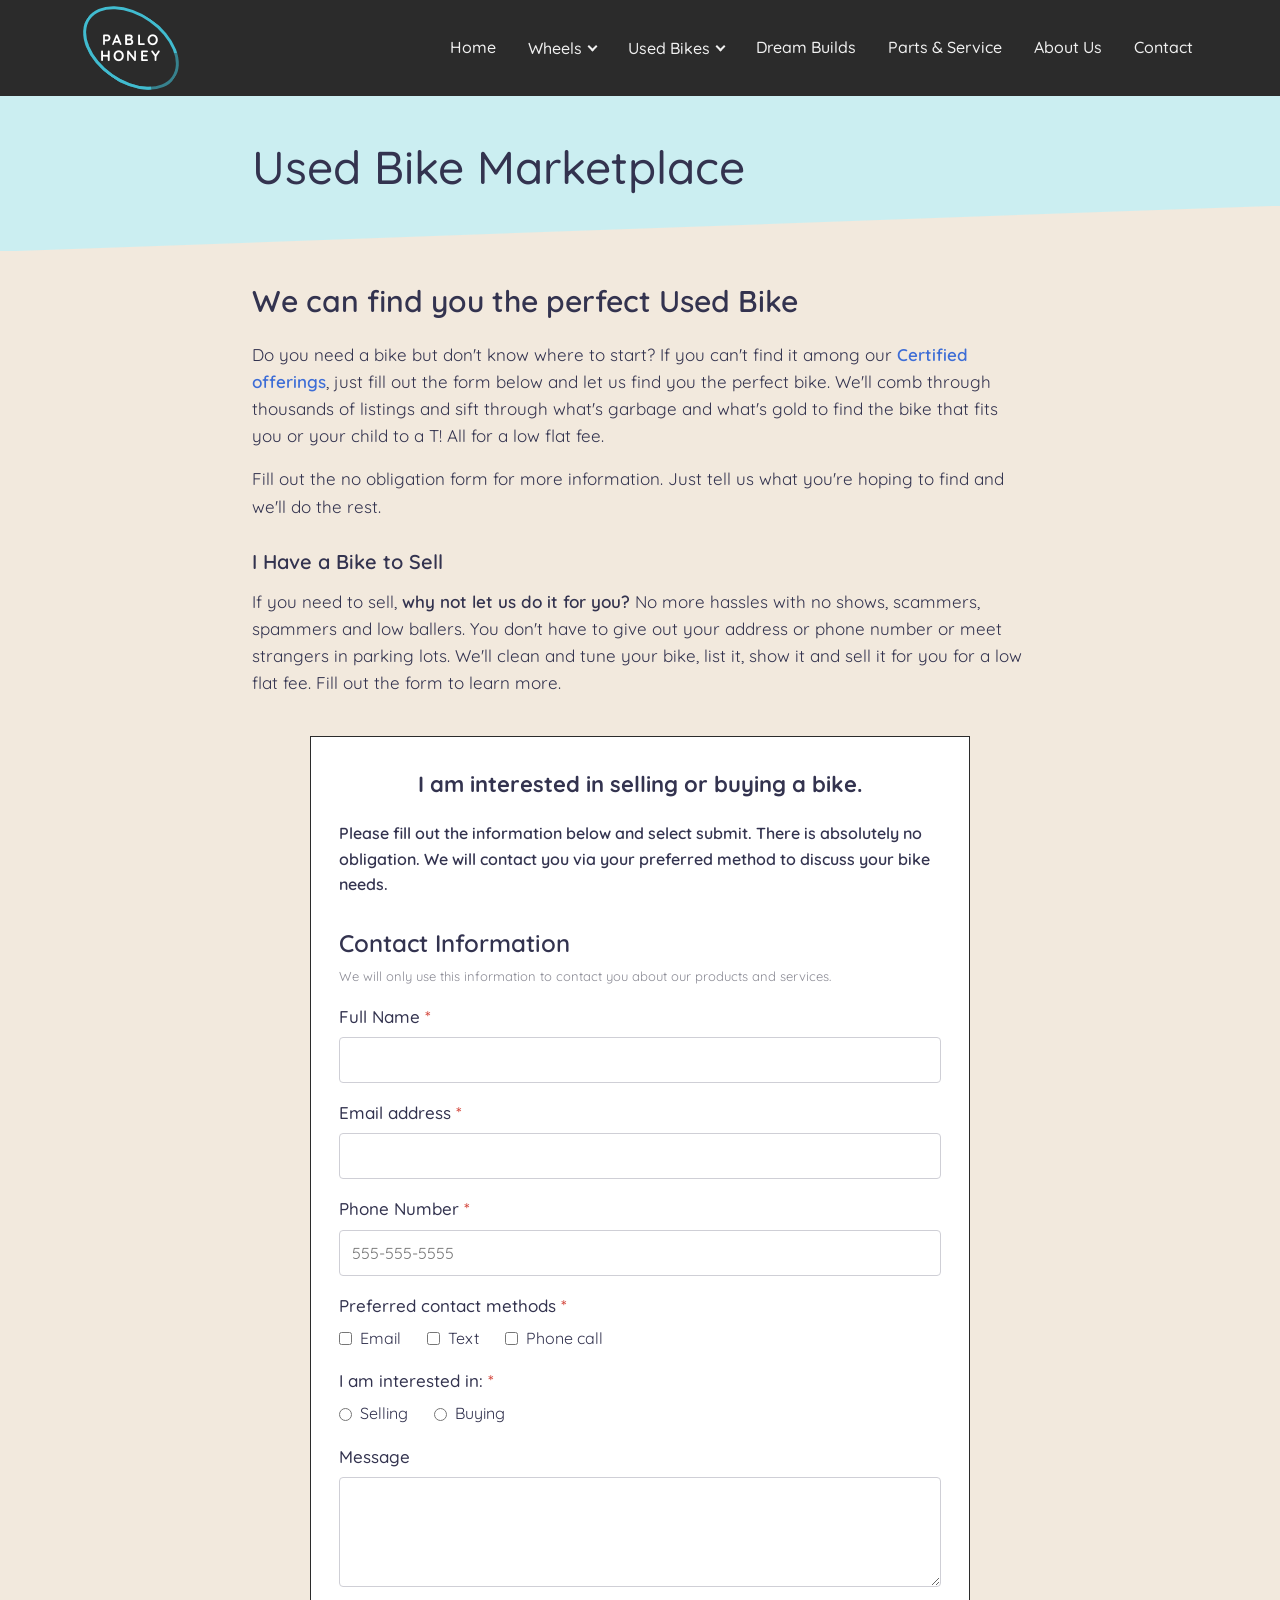
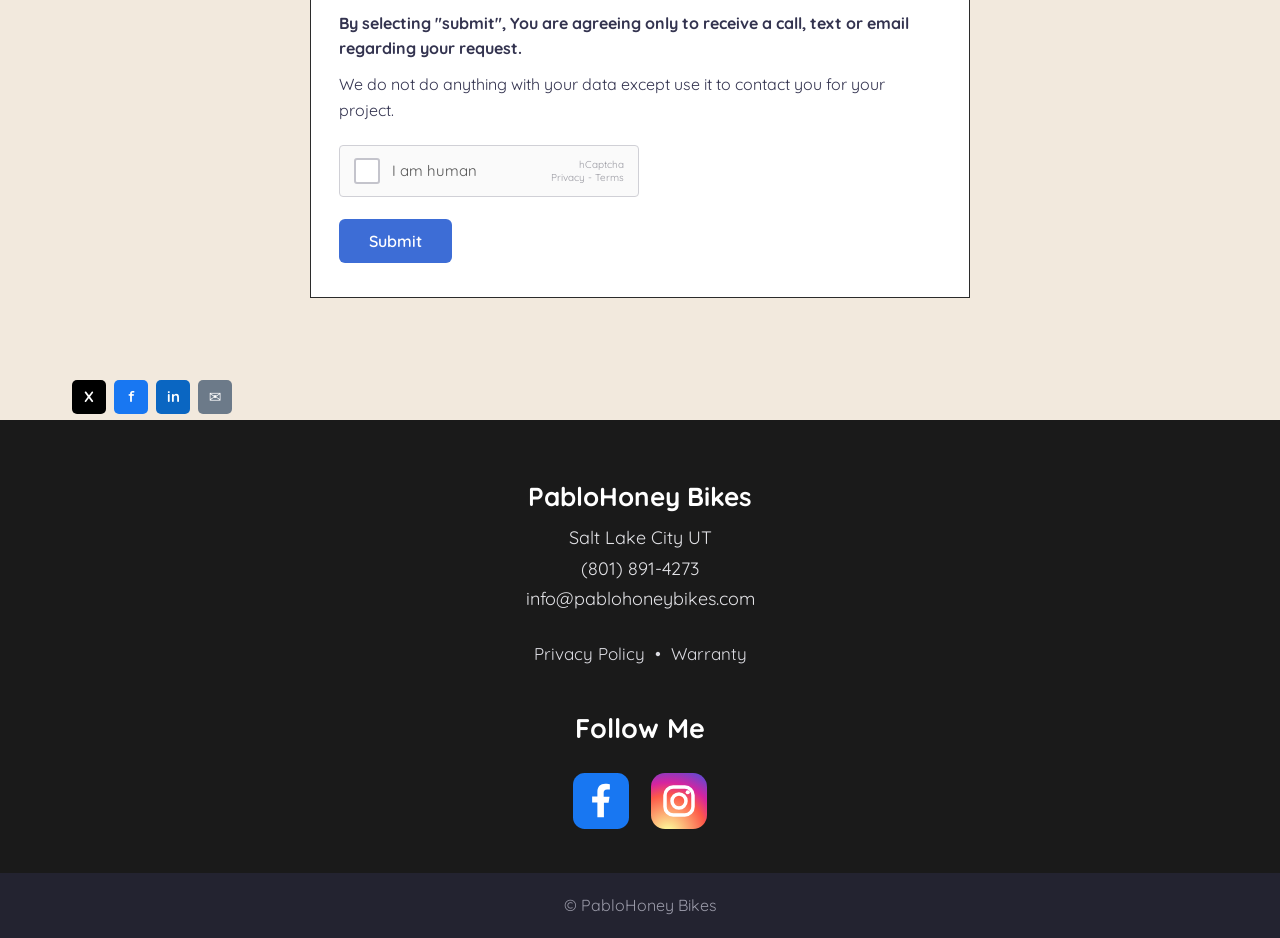
<file: used-marketplace.html>
<!DOCTYPE html>
<html lang="en">
<head>
<meta charset="UTF-8">
<meta name="viewport" content="width=device-width, initial-scale=1.0">
<title>Used Bike Marketplace</title>
<link rel="preconnect" href="https://fonts.googleapis.com">
<link rel="preconnect" href="https://fonts.gstatic.com" crossorigin>
<link href="https://fonts.googleapis.com/css2?family=Quicksand:wght@400;500;600;700&display=swap" rel="stylesheet">
<link rel="stylesheet" href="styles.css">
</head>
<body class="inner">

  <header>
    <div class="wrap bar">
      <button class="burger" id="burger" aria-label="Open menu"><span></span><span></span><span></span></button>
      <a href="index.html" class="logo" aria-label="PabloHoney Bikes">
        <span class="mark"><span class="ring"></span><span class="txt">PABLO<small>HONEY</small></span></span>
      </a>
      <nav class="desk">
        <ul class="menu">
          <li><a href="index.html">Home</a></li>
          <li><button class="top" type="button">Wheels <i class="caret"></i></button>
            <ul class="dropdown">
              <li><a href="#">Hand Built Wheels</a></li>
              <li><a href="custom-wheels.html">PabloHoney Custom Wheels</a></li>
              <li><a href="nox-builds.html">Nox Composites Builds</a></li>
              <li><a href="build-your-own.html">Build Your Own</a></li>
            </ul>
          </li>
          <li><button class="top" type="button">Used Bikes <i class="caret"></i></button>
            <ul class="dropdown">
              <li><a href="certified-used.html">Certified Used Bikes</a></li>
              <li><a href="used-marketplace.html">Used Bike Marketplace</a></li>
            </ul>
          </li>
          <li><a href="dream-builds.html">Dream Builds</a></li>
          <li><a href="#">Parts &amp; Service</a></li>
          <li><a href="#">About Us</a></li>
          <li><a href="#">Contact</a></li>
        </ul>
      </nav>
    </div>
  </header>

  <div class="scrim" id="scrim"></div>
  <aside class="drawer" id="drawer">
    <ul>
      <li class="item"><a href="index.html">Home</a></li>
      <li class="item"><button class="top" type="button">Wheels <i class="chev"></i></button>
        <ul class="sub">
          <li><a href="#">Hand Built Wheels</a></li>
          <li><a href="custom-wheels.html">PabloHoney Custom Wheels</a></li>
          <li><a href="nox-builds.html">Nox Composites Builds</a></li>
          <li><a href="build-your-own.html">Build Your Own</a></li>
        </ul>
      </li>
      <li class="item"><button class="top" type="button">Used Bikes <i class="chev"></i></button>
        <ul class="sub">
          <li><a href="certified-used.html">Certified Used Bikes</a></li>
          <li><a href="used-marketplace.html">Used Bike Marketplace</a></li>
        </ul>
      </li>
      <li class="item"><a href="dream-builds.html">Dream Builds</a></li>
      <li class="item"><a href="#">Parts &amp; Service</a></li>
      <li class="item"><a href="#">About Us</a></li>
      <li class="item"><a href="#">Contact</a></li>
    </ul>
  </aside>

  <section class="banner"><div class="narrow"><h1>Used Bike Marketplace</h1></div></section>

  <div class="pagebody"><div class="narrow">
    <h2>We can find you the perfect Used Bike</h2>
    <p>Do you need a bike but don't know where to start? If you can't find it among our <a href="certified-used.html" class="link">Certified offerings</a>, just fill out the form below and let us find you the perfect bike. We'll comb through thousands of listings and sift through what's garbage and what's gold to find the bike that fits you or your child to a T! All for a low flat fee.</p>
    <p>Fill out the no obligation form for more information. Just tell us what you're hoping to find and we'll do the rest.</p>

    <h3 class="sub">I Have a Bike to Sell</h3>
    <p>If you need to sell, <span class="strong-note">why not let us do it for you?</span> No more hassles with no shows, scammers, spammers and low ballers. You don't have to give out your address or phone number or meet strangers in parking lots. We'll clean and tune your bike, list it, show it and sell it for you for a low flat fee. Fill out the form to learn more.</p>

    <form class="form-box" action="https://api.web3forms.com/submit" method="POST">
      <input type="hidden" name="access_key" value="REPLACE_WITH_WEB3FORMS_ACCESS_KEY">
      <input type="hidden" name="subject" value="New Used Bike Marketplace inquiry">
      <input type="hidden" name="from_name" value="PabloHoney Website">
      <input type="checkbox" name="botcheck" style="display:none" tabindex="-1" autocomplete="off">

      <div class="form-title">I am interested in selling or buying a bike.</div>
      <div class="form-intro">Please fill out the information below and select submit. There is absolutely no obligation. We will contact you via your preferred method to discuss your bike needs.</div>

      <div class="form-h">Contact Information</div>
      <div class="helper">We will only use this information to contact you about our products and services.</div>
      <div class="field"><label class="q">Full Name <span class="req">*</span></label><input type="text" name="Full Name" required></div>
      <div class="field"><label class="q">Email address <span class="req">*</span></label><input type="email" name="Email" required></div>
      <div class="field"><label class="q">Phone Number <span class="req">*</span></label><input type="tel" name="Phone" placeholder="555-555-5555" required></div>
      <div class="field"><label class="q">Preferred contact methods <span class="req">*</span></label>
        <div class="opts">
          <label><input type="checkbox" name="Preferred contact" value="Email"> Email</label>
          <label><input type="checkbox" name="Preferred contact" value="Text"> Text</label>
          <label><input type="checkbox" name="Preferred contact" value="Phone call"> Phone call</label>
        </div>
      </div>
      <div class="field"><label class="q">I am interested in: <span class="req">*</span></label>
        <div class="opts">
          <label><input type="radio" name="Interested in" value="Selling" required> Selling</label>
          <label><input type="radio" name="Interested in" value="Buying"> Buying</label>
        </div>
      </div>
      <div class="field"><label class="q">Message</label><textarea name="Message"></textarea></div>

      <div class="disc-strong">By selecting "submit", You are agreeing only to receive a call, text or email regarding your request.</div>
      <div class="disc">We do not do anything with your data except use it to contact you for your project.</div>
      <div class="captcha"><span class="box"></span> I am human <span class="brand">hCaptcha<br>Privacy - Terms</span></div>
      <button type="submit" class="submit">Submit</button>
    </form>
  </div></div>

  <div class="wrap">
    <div class="share">
      <a class="x" href="#" aria-label="Share on X">X</a>
      <a class="fb" href="#" aria-label="Share on Facebook">f</a>
      <a class="li" href="#" aria-label="Share on LinkedIn">in</a>
      <a class="em" href="#" aria-label="Share by email">&#9993;</a>
    </div>
  </div>

  <footer>
    <div class="fname">PabloHoney Bikes</div>
    <div class="fline">Salt Lake City UT</div>
    <div class="fline"><a href="tel:8018914273">(801) 891-4273</a></div>
    <div class="fline"><a href="mailto:info@pablohoneybikes.com">info@pablohoneybikes.com</a></div>
    <div class="legal"><a href="#">Privacy Policy</a> &nbsp;&bull;&nbsp; <a href="#">Warranty</a></div>
    <div class="follow">Follow Me</div>
    <div class="socials">
      <a href="https://www.facebook.com/profile.php?id=61579531640419" target="_blank" rel="noopener" aria-label="Facebook">
        <svg viewBox="0 0 48 48"><rect width="48" height="48" rx="10" fill="#1877F2"/><path d="M30.5 25.5l.8-5.2h-5v-3.4c0-1.4.7-2.8 3-2.8h2.3V9.7s-2-.4-4-.4c-4.1 0-6.7 2.5-6.7 6.9v3.9h-4.5v5.2h4.5V38h5.6V25.5h3.7z" fill="#fff"/></svg>
      </a>
      <a href="https://www.instagram.com/pablohoneybikes" target="_blank" rel="noopener" aria-label="Instagram">
        <svg viewBox="0 0 48 48"><defs><radialGradient id="ig" cx="30%" cy="107%" r="150%">
          <stop offset="0%" stop-color="#fdf497"/><stop offset="5%" stop-color="#fdf497"/><stop offset="45%" stop-color="#fd5949"/><stop offset="60%" stop-color="#d6249f"/><stop offset="90%" stop-color="#285AEB"/></radialGradient></defs>
          <rect width="48" height="48" rx="12" fill="url(#ig)"/>
          <rect x="12" y="12" width="24" height="24" rx="7" fill="none" stroke="#fff" stroke-width="3"/>
          <circle cx="24" cy="24" r="6" fill="none" stroke="#fff" stroke-width="3"/>
          <circle cx="31.5" cy="16.5" r="1.8" fill="#fff"/></svg>
      </a>
    </div>
    <div class="copyright">&copy; PabloHoney Bikes</div>
  </footer>

<script src="site.js"></script>
</body>
</html>
</file>
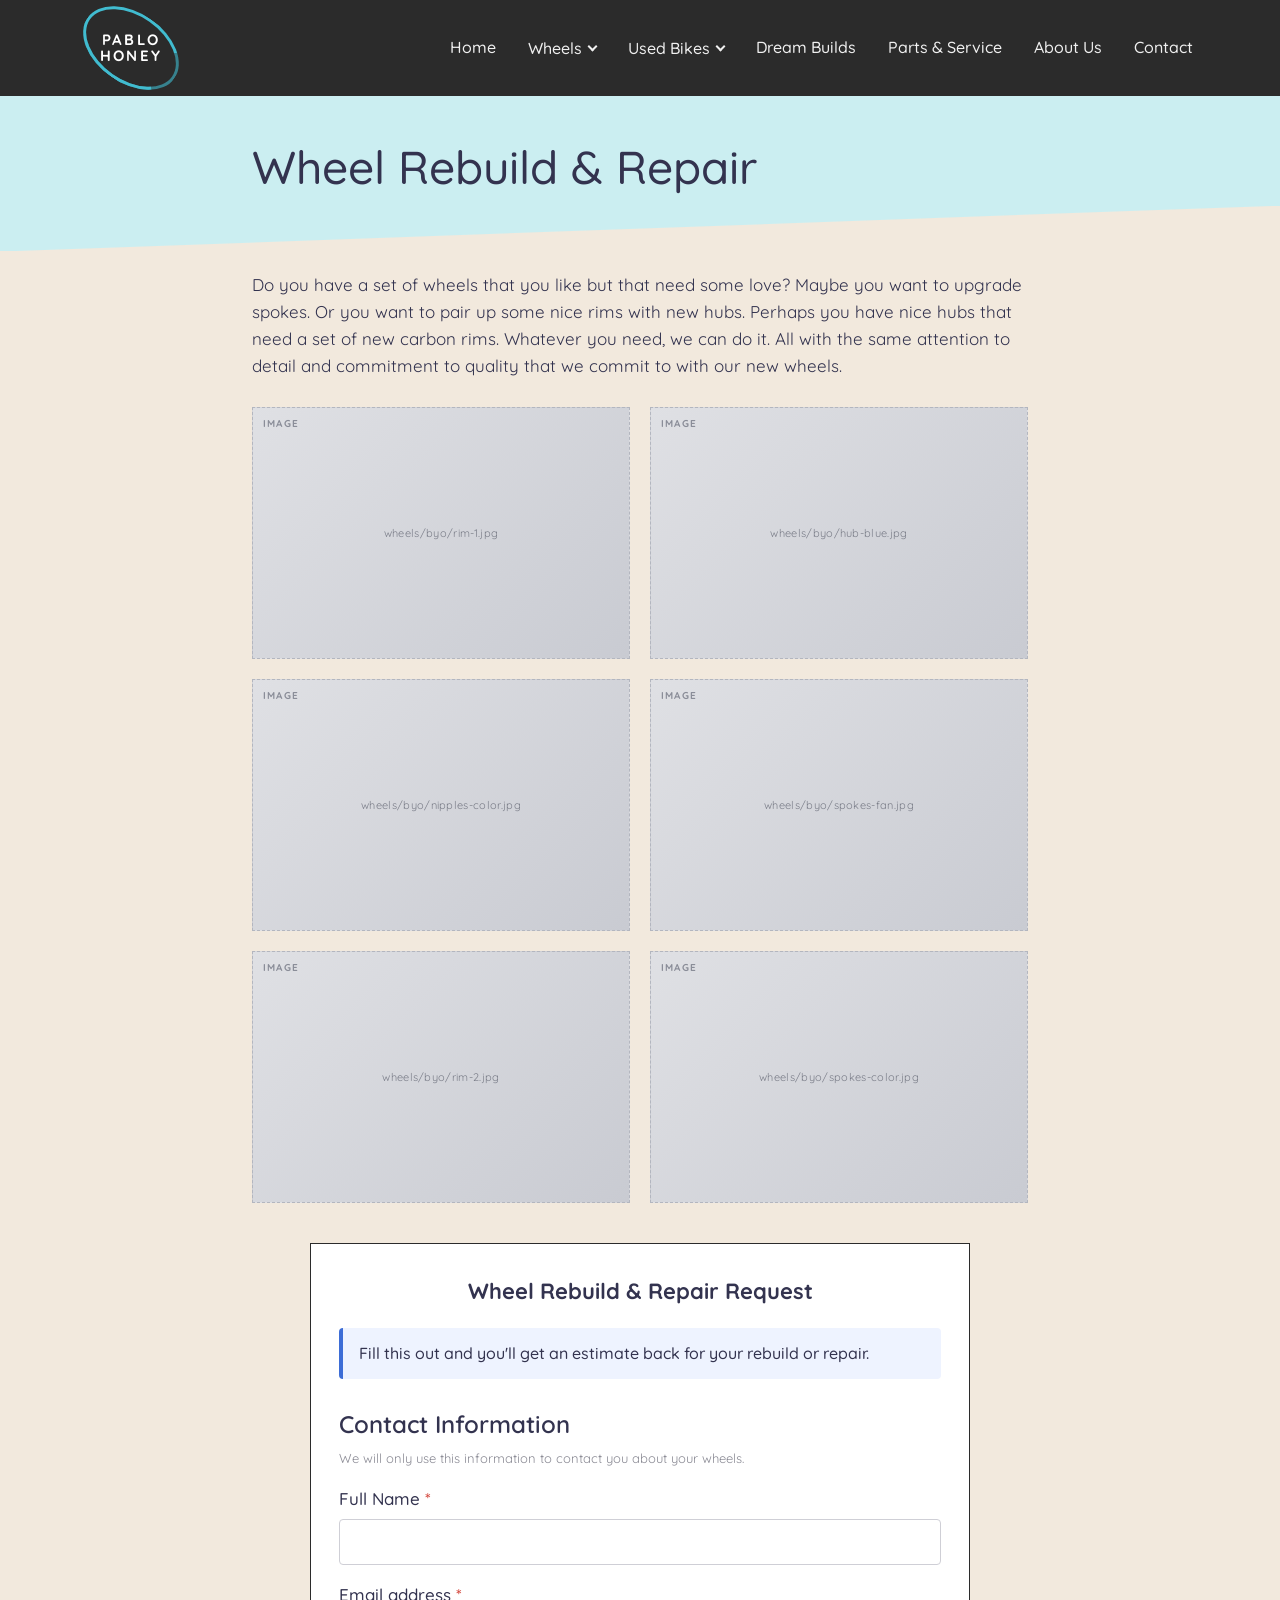
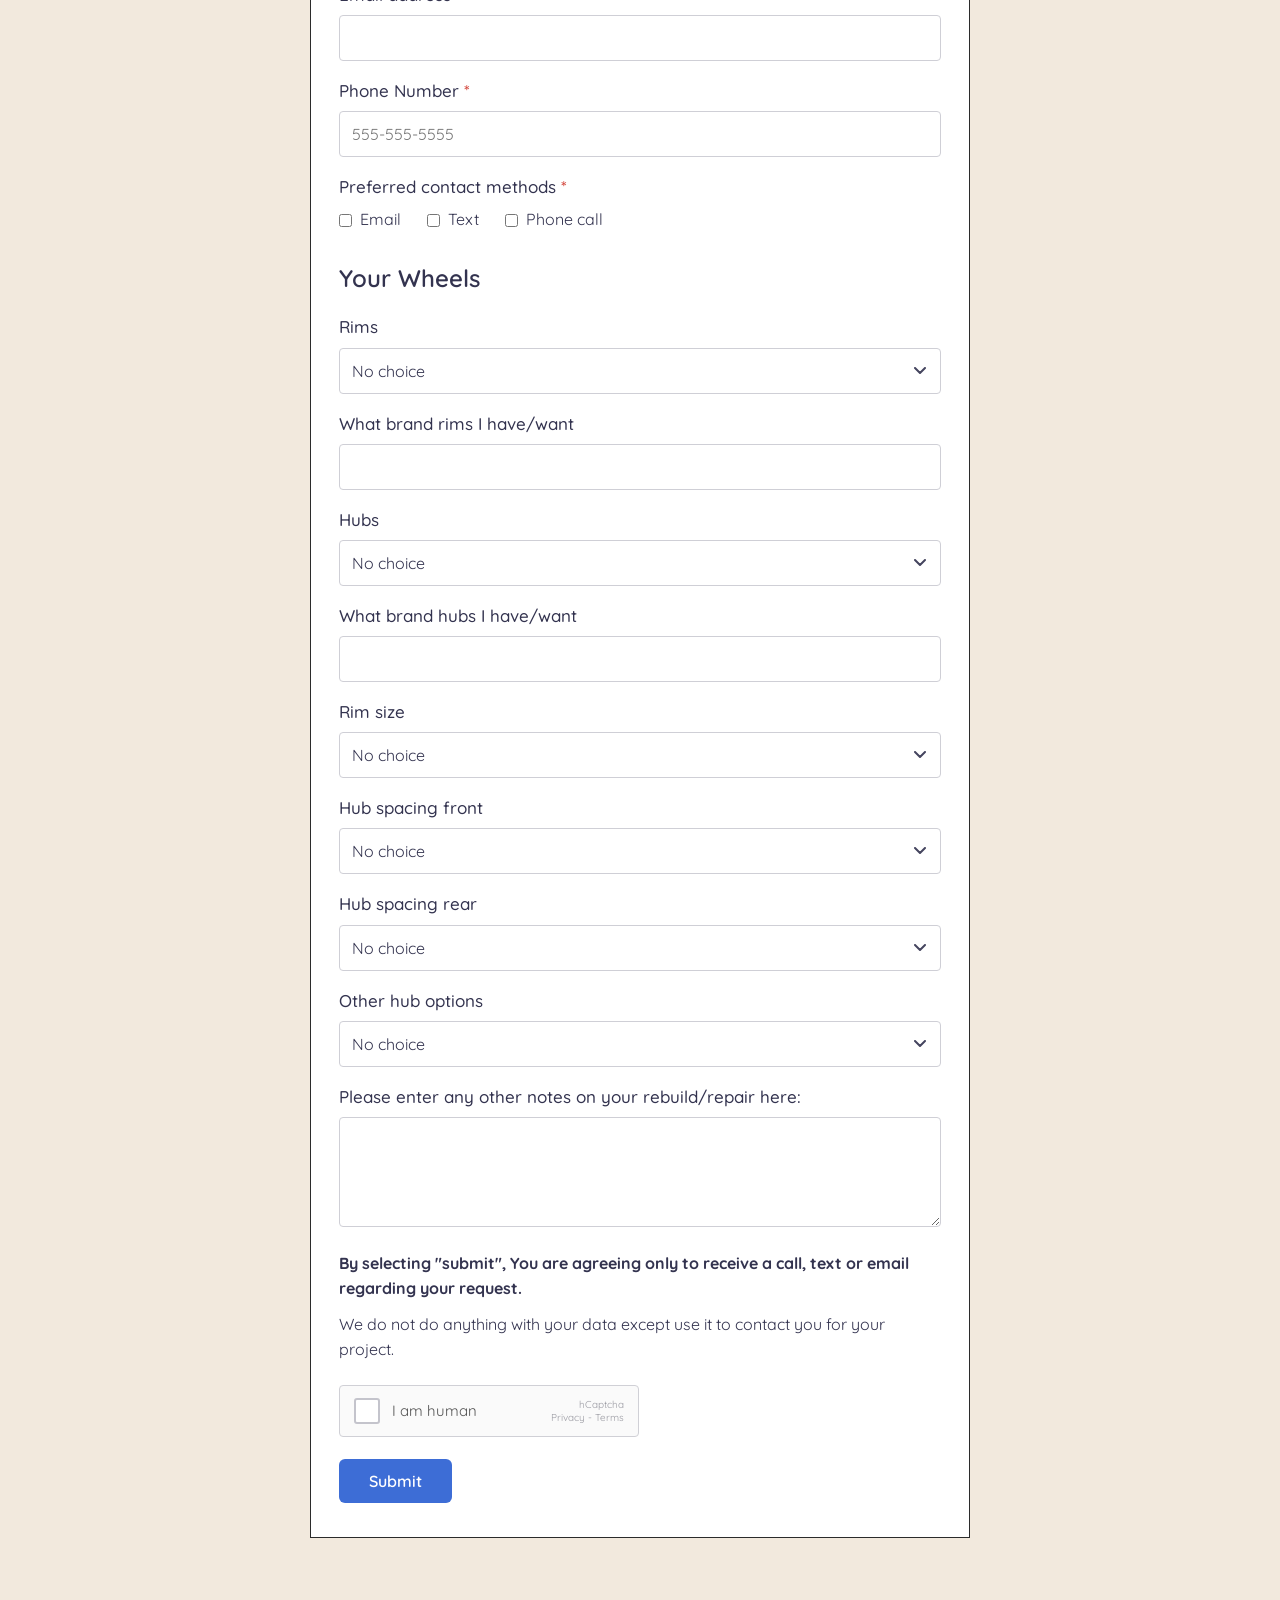
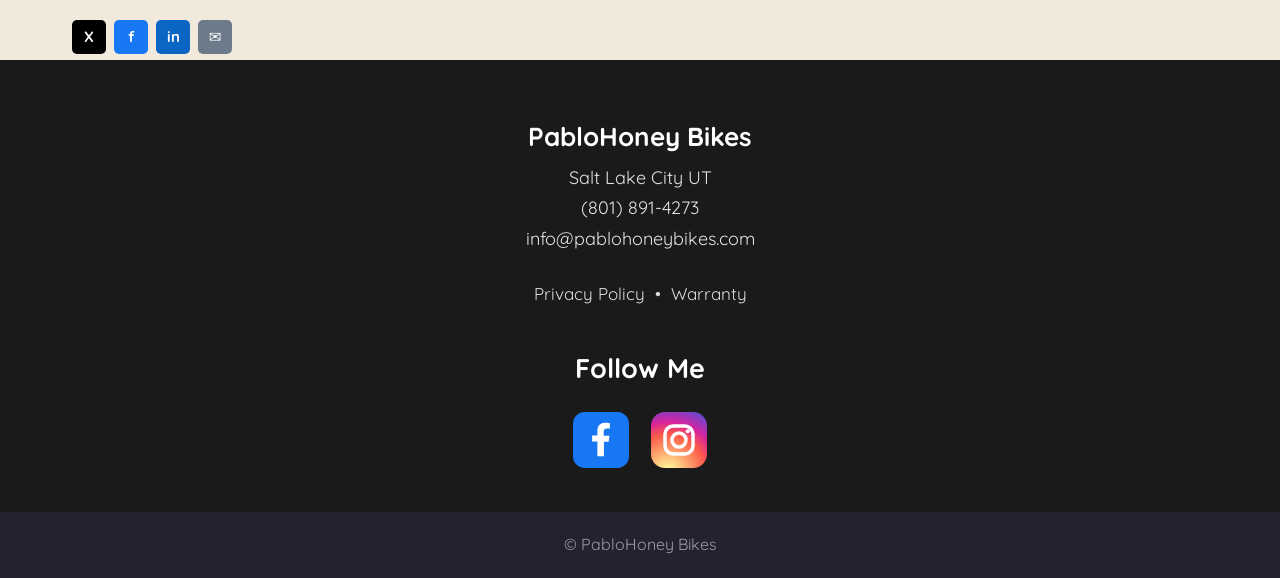
<file: wheel-rebuild-repair.html>
<!DOCTYPE html>
<html lang="en">
<head>
<meta charset="UTF-8">
<meta name="viewport" content="width=device-width, initial-scale=1.0">
<title>Wheel Rebuild and Repair</title>
<link rel="preconnect" href="https://fonts.googleapis.com">
<link rel="preconnect" href="https://fonts.gstatic.com" crossorigin>
<link href="https://fonts.googleapis.com/css2?family=Quicksand:wght@400;500;600;700&display=swap" rel="stylesheet">
<link rel="stylesheet" href="styles.css">
</head>
<body class="inner">

  <header>
    <div class="wrap bar">
      <button class="burger" id="burger" aria-label="Open menu"><span></span><span></span><span></span></button>
      <a href="index.html" class="logo" aria-label="PabloHoney Bikes">
        <span class="mark"><span class="ring"></span><span class="txt">PABLO<small>HONEY</small></span></span>
      </a>
      <nav class="desk">
        <ul class="menu">
          <li><a href="index.html">Home</a></li>
          <li><button class="top" type="button">Wheels <i class="caret"></i></button>
            <ul class="dropdown">
              <li><a href="#">Hand Built Wheels</a></li>
              <li><a href="custom-wheels.html">PabloHoney Custom Wheels</a></li>
              <li><a href="nox-builds.html">Nox Composites Builds</a></li>
              <li><a href="wheel-rebuild-repair.html">Wheel Rebuild &amp; Repair</a></li>
            </ul>
          </li>
          <li><button class="top" type="button">Used Bikes <i class="caret"></i></button>
            <ul class="dropdown">
              <li><a href="certified-used.html">Certified Used Bikes</a></li>
            </ul>
          </li>
          <li><a href="dream-builds.html">Dream Builds</a></li>
          <li><a href="#">Parts &amp; Service</a></li>
          <li><a href="#">About Us</a></li>
          <li><a href="#">Contact</a></li>
        </ul>
      </nav>
    </div>
  </header>

  <div class="scrim" id="scrim"></div>
  <aside class="drawer" id="drawer">
    <ul>
      <li class="item"><a href="index.html">Home</a></li>
      <li class="item"><button class="top" type="button">Wheels <i class="chev"></i></button>
        <ul class="sub">
          <li><a href="#">Hand Built Wheels</a></li>
          <li><a href="custom-wheels.html">PabloHoney Custom Wheels</a></li>
          <li><a href="nox-builds.html">Nox Composites Builds</a></li>
          <li><a href="wheel-rebuild-repair.html">Wheel Rebuild &amp; Repair</a></li>
        </ul>
      </li>
      <li class="item"><button class="top" type="button">Used Bikes <i class="chev"></i></button>
        <ul class="sub">
          <li><a href="certified-used.html">Certified Used Bikes</a></li>
        </ul>
      </li>
      <li class="item"><a href="dream-builds.html">Dream Builds</a></li>
      <li class="item"><a href="#">Parts &amp; Service</a></li>
      <li class="item"><a href="#">About Us</a></li>
      <li class="item"><a href="#">Contact</a></li>
    </ul>
  </aside>

  <section class="banner"><div class="narrow"><h1>Wheel Rebuild &amp; Repair</h1></div></section>

  <div class="pagebody"><div class="narrow">
    <p>Do you have a set of wheels that you like but that need some love? Maybe you want to upgrade spokes. Or you want to pair up some nice rims with new hubs. Perhaps you have nice hubs that need a set of new carbon rims. Whatever you need, we can do it. All with the same attention to detail and commitment to quality that we commit to with our new wheels.</p>

    <div class="gallery">
      <div class="ph"><span>wheels/byo/rim-1.jpg</span></div>
      <div class="ph"><span>wheels/byo/hub-blue.jpg</span></div>
      <div class="ph"><span>wheels/byo/nipples-color.jpg</span></div>
      <div class="ph"><span>wheels/byo/spokes-fan.jpg</span></div>
      <div class="ph"><span>wheels/byo/rim-2.jpg</span></div>
      <div class="ph"><span>wheels/byo/spokes-color.jpg</span></div>
    </div>

    <form class="form-box" action="https://api.web3forms.com/submit" method="POST">
      <input type="hidden" name="access_key" value="REPLACE_WITH_WEB3FORMS_ACCESS_KEY">
      <input type="hidden" name="subject" value="New Wheel Rebuild / Repair request">
      <input type="hidden" name="from_name" value="PabloHoney Website">
      <input type="checkbox" name="botcheck" style="display:none" tabindex="-1" autocomplete="off">

      <div class="form-title">Wheel Rebuild &amp; Repair Request</div>
      <div class="estimate-note">Fill this out and you'll get an estimate back for your rebuild or repair.</div>

      <div class="form-h">Contact Information</div>
      <div class="helper">We will only use this information to contact you about your wheels.</div>
      <div class="field"><label class="q">Full Name <span class="req">*</span></label><input type="text" name="Full Name" required></div>
      <div class="field"><label class="q">Email address <span class="req">*</span></label><input type="email" name="Email" required></div>
      <div class="field"><label class="q">Phone Number <span class="req">*</span></label><input type="tel" name="Phone" placeholder="555-555-5555" required></div>
      <div class="field"><label class="q">Preferred contact methods <span class="req">*</span></label>
        <div class="opts">
          <label><input type="checkbox" name="Preferred contact" value="Email"> Email</label>
          <label><input type="checkbox" name="Preferred contact" value="Text"> Text</label>
          <label><input type="checkbox" name="Preferred contact" value="Phone call"> Phone call</label>
        </div>
      </div>

      <div class="form-h">Your Wheels</div>

      <div class="field"><label class="q">Rims</label>
        <select name="Rims"><option selected>No choice</option>
          <option>I have my own rims</option>
          <option>I want new rims</option></select></div>
      <div class="field"><label class="q">What brand rims I have/want</label><input type="text" name="Rim brand"></div>

      <div class="field"><label class="q">Hubs</label>
        <select name="Hubs"><option selected>No choice</option>
          <option>I have my own hubs</option>
          <option>I want new hubs</option></select></div>
      <div class="field"><label class="q">What brand hubs I have/want</label><input type="text" name="Hub brand"></div>

      <div class="field"><label class="q">Rim size</label>
        <select name="Rim size"><option selected>No choice</option>
          <option>I have/want 29" rims</option>
          <option>I have/want 27.5" rims</option></select></div>

      <div class="field"><label class="q">Hub spacing front</label>
        <select name="Hub spacing front"><option selected>No choice</option>
          <option>I have/want 12x100</option>
          <option>I have/want 15x100</option>
          <option>I have/want 15x110 boost</option></select></div>

      <div class="field"><label class="q">Hub spacing rear</label>
        <select name="Hub spacing rear"><option selected>No choice</option>
          <option>I have/want 12x142</option>
          <option>I have/want 15x148 boost</option>
          <option>I have/want 15x157 super boost</option></select></div>

      <div class="field"><label class="q">Other hub options</label>
        <select name="Other hub options"><option selected>No choice</option>
          <option>I have/want ISO 6 bolt</option>
          <option>I have/want Centerlock</option>
          <option>I have/want Shimano HG</option>
          <option>I have/want SRAM XD/XDR</option>
          <option>I have/want Shimano Microspline</option></select></div>

      <div class="field"><label class="q">Please enter any other notes on your rebuild/repair here:</label><textarea name="Notes"></textarea></div>

      <div class="disc-strong">By selecting "submit", You are agreeing only to receive a call, text or email regarding your request.</div>
      <div class="disc">We do not do anything with your data except use it to contact you for your project.</div>
      <div class="captcha"><span class="box"></span> I am human <span class="brand">hCaptcha<br>Privacy - Terms</span></div>
      <button type="submit" class="submit">Submit</button>
    </form>
  </div></div>

  <div class="wrap">
    <div class="share">
      <a class="x" href="#" aria-label="Share on X">X</a>
      <a class="fb" href="#" aria-label="Share on Facebook">f</a>
      <a class="li" href="#" aria-label="Share on LinkedIn">in</a>
      <a class="em" href="#" aria-label="Share by email">&#9993;</a>
    </div>
  </div>

  <footer>
    <div class="fname">PabloHoney Bikes</div>
    <div class="fline">Salt Lake City UT</div>
    <div class="fline"><a href="tel:8018914273">(801) 891-4273</a></div>
    <div class="fline"><a href="mailto:info@pablohoneybikes.com">info@pablohoneybikes.com</a></div>
    <div class="legal"><a href="#">Privacy Policy</a> &nbsp;&bull;&nbsp; <a href="#">Warranty</a></div>
    <div class="follow">Follow Me</div>
    <div class="socials">
      <a href="https://www.facebook.com/profile.php?id=61579531640419" target="_blank" rel="noopener" aria-label="Facebook">
        <svg viewBox="0 0 48 48"><rect width="48" height="48" rx="10" fill="#1877F2"/><path d="M30.5 25.5l.8-5.2h-5v-3.4c0-1.4.7-2.8 3-2.8h2.3V9.7s-2-.4-4-.4c-4.1 0-6.7 2.5-6.7 6.9v3.9h-4.5v5.2h4.5V38h5.6V25.5h3.7z" fill="#fff"/></svg>
      </a>
      <a href="https://www.instagram.com/pablohoneybikes" target="_blank" rel="noopener" aria-label="Instagram">
        <svg viewBox="0 0 48 48"><defs><radialGradient id="ig" cx="30%" cy="107%" r="150%">
          <stop offset="0%" stop-color="#fdf497"/><stop offset="5%" stop-color="#fdf497"/><stop offset="45%" stop-color="#fd5949"/><stop offset="60%" stop-color="#d6249f"/><stop offset="90%" stop-color="#285AEB"/></radialGradient></defs>
          <rect width="48" height="48" rx="12" fill="url(#ig)"/>
          <rect x="12" y="12" width="24" height="24" rx="7" fill="none" stroke="#fff" stroke-width="3"/>
          <circle cx="24" cy="24" r="6" fill="none" stroke="#fff" stroke-width="3"/>
          <circle cx="31.5" cy="16.5" r="1.8" fill="#fff"/></svg>
      </a>
    </div>
    <div class="copyright">&copy; PabloHoney Bikes</div>
  </footer>

<script src="site.js"></script>
</body>
</html>
</file>
<file: styles.css>
/* ===== PabloHoney Bikes - shared styles ===== */
:root{
  --header:#2b2b2b; --navy:#33334f; --navy-soft:#45455f; --blue:#3d6dd6;
  --cream:#f2e9dd; --lavender:#e9edfb; --gray-tex:#ededed; --warm-gray:#e8e5df;
  --cyan:#cbeef1; --footer:#1a1a1a; --footer-bar:#232330; --teal:#43c5da;
  --line:#d8d5cf; --field:#cfcfd6; --req:#d3453b; --maxw:1180px;
}
*{margin:0;padding:0;box-sizing:border-box}
html{scroll-behavior:smooth}
body{font-family:'Quicksand',system-ui,sans-serif;color:var(--navy);line-height:1.6;-webkit-font-smoothing:antialiased;background:#fff}
body.inner{background:var(--cream)}
a{color:inherit;text-decoration:none}
img{display:block;max-width:100%}
.wrap{max-width:var(--maxw);margin:0 auto;padding:0 22px}
.narrow{max-width:820px;margin:0 auto;padding:0 22px}

/* image placeholder (swap for real photo) */
.ph{position:relative;display:flex;align-items:center;justify-content:center;text-align:center;
    background:linear-gradient(135deg,#dfe0e4,#c9cbd2);color:#7a7d88;border:1px dashed #b3b6bf;
    font-size:11px;letter-spacing:.03em;overflow:hidden}
.ph::before{content:"IMAGE";position:absolute;top:8px;left:10px;font-weight:700;font-size:10px;letter-spacing:.12em;color:#8a8d98}
.ph span{padding:22px 14px;max-width:92%;word-break:break-word;line-height:1.5}

/* ---------- header ---------- */
header{position:sticky;top:0;z-index:200;background:var(--header)}
.bar{display:flex;align-items:center;height:96px;position:relative}
.burger{display:none;flex-direction:column;gap:6px;background:none;border:none;cursor:pointer;padding:6px}
.burger span{width:30px;height:3px;background:#e9e9e9;border-radius:2px}
.logo{display:flex;align-items:center;margin-right:auto}
.logo .mark{width:118px;height:82px;display:flex;align-items:center;justify-content:center;position:relative}
.logo .ring{position:absolute;inset:6px;border:3px solid var(--teal);border-radius:50%;border-right-color:transparent;transform:rotate(35deg);opacity:.95}
.logo .ring:after{content:"";position:absolute;inset:-3px;border:3px solid var(--teal);border-radius:50%;border-left-color:transparent;border-top-color:transparent;opacity:.6}
.logo .txt{position:relative;text-align:center;color:#fff;font-weight:700;letter-spacing:.14em;font-size:15px;line-height:1.05}
.logo .txt small{display:block;font-size:15px;font-weight:700}
nav.desk{margin-left:auto}
.menu{display:flex;align-items:center;gap:2px;list-style:none}
.menu>li{position:relative}
.menu>li>a,.menu>li>.top{display:flex;align-items:center;gap:7px;padding:10px 15px;color:#f0f0f0;font-weight:500;font-size:16px;background:none;border:none;cursor:pointer;font-family:inherit}
.menu>li>a:hover,.menu>li>.top:hover,.menu>li.open>.top{color:var(--blue)}
.caret{width:7px;height:7px;border-right:2px solid currentColor;border-bottom:2px solid currentColor;transform:rotate(45deg);margin-top:-3px}
.dropdown{position:absolute;top:100%;left:0;min-width:250px;background:#fff;list-style:none;padding:8px 0;border-radius:4px;box-shadow:0 14px 34px rgba(0,0,0,.22);opacity:0;visibility:hidden;transform:translateY(8px);transition:.18s}
.menu>li:hover .dropdown{opacity:1;visibility:visible;transform:translateY(0)}
.dropdown a{display:block;padding:11px 20px;color:var(--navy);font-size:15px;font-weight:500}
.dropdown a:hover{color:var(--blue);background:#f4f6fb}

/* mobile drawer */
.scrim{position:fixed;inset:0;background:rgba(0,0,0,.4);opacity:0;visibility:hidden;transition:.25s;z-index:300}
.scrim.show{opacity:1;visibility:visible}
.drawer{position:fixed;top:0;left:0;bottom:0;width:80%;max-width:360px;background:#fff;z-index:400;transform:translateX(-100%);transition:transform .28s ease;overflow-y:auto;padding-top:8px}
.drawer.show{transform:translateX(0)}
.drawer ul{list-style:none}
.drawer .item>a,.drawer .item>.top{display:flex;justify-content:space-between;align-items:center;width:100%;padding:20px 26px;font-size:22px;font-weight:500;color:var(--navy);border:none;border-bottom:1px solid #eee;background:none;cursor:pointer;font-family:inherit;text-align:left}
.drawer .item.active>a{color:var(--blue);background:#f5f5f5}
.drawer .item .chev{width:9px;height:9px;border-right:2px solid #9a9aa5;border-bottom:2px solid #9a9aa5;transform:rotate(-45deg)}
.drawer .sub{max-height:0;overflow:hidden;transition:max-height .25s ease;background:#fafafa}
.drawer .item.open .sub{max-height:340px}
.drawer .item.open .chev{transform:rotate(45deg)}
.drawer .sub a{display:block;padding:15px 40px;font-size:18px;color:var(--navy-soft);border-bottom:1px solid #eee}

/* ---------- home hero ---------- */
.hero{position:relative;width:100%;aspect-ratio:2/1;min-height:340px;display:flex;align-items:center;justify-content:flex-end}
.hero .ph{position:absolute;inset:0;width:100%;height:100%;border:none}
.hero .htext{position:relative;z-index:2;padding:0 8% 6% 0;text-align:center;color:#fff;font-weight:700;font-size:clamp(34px,6vw,64px);line-height:1.05;text-shadow:0 2px 14px rgba(0,0,0,.55)}
.intro{background:var(--cream);padding:64px 0}
.intro p{max-width:780px;margin:0 auto;text-align:center;font-size:clamp(20px,2.4vw,27px);font-weight:500;color:var(--navy);line-height:1.55}
.sec{padding:60px 0 72px}
.sec.wheels{background:var(--gray-tex)}.sec.used{background:var(--lavender)}.sec.dream{background:var(--warm-gray)}
.sec h2{text-align:center;font-weight:500;font-size:clamp(30px,4.4vw,46px);color:var(--navy);margin-bottom:44px}
.grid{display:grid;gap:34px}
.grid.g3{grid-template-columns:repeat(3,1fr)}
.grid.g2{grid-template-columns:repeat(2,1fr);max-width:900px;margin:0 auto}
.card{background:#fff;border-radius:3px;box-shadow:0 10px 26px rgba(40,40,70,.12);overflow:hidden;text-align:center}
.card .ph{width:100%;aspect-ratio:3/2}
.card .cb{padding:26px 22px 30px}
.card h3{font-weight:600;font-size:22px;color:var(--navy);margin-bottom:8px}
.card p{font-size:16px;color:var(--navy-soft);margin-bottom:16px}
.bare{text-align:center}
.bare .ph{width:100%;aspect-ratio:3/2;border-radius:3px;box-shadow:0 10px 26px rgba(40,40,70,.14)}
.bare h3{font-weight:600;font-size:24px;color:var(--navy);margin-top:22px}
.bare p{font-size:17px;color:var(--navy-soft);margin-top:6px}
.dreamwrap{max-width:620px;margin:0 auto}
.learn{display:inline-block;margin-top:14px;color:var(--blue);font-weight:600;font-size:15px;letter-spacing:.09em;text-transform:uppercase}
.learn:hover{text-decoration:underline}

/* ---------- inner page banner ---------- */
.banner{background:var(--cyan);position:relative;overflow:hidden;padding:46px 0 58px}
.banner h1{color:var(--navy);font-weight:500;font-size:clamp(30px,5vw,46px);line-height:1.1}
.banner::after{content:"";position:absolute;left:0;right:0;bottom:-1px;height:46px;background:var(--cream);clip-path:polygon(0 100%,100% 0,100% 100%)}
.pagebody{padding:20px 0 60px}
.pagebody h2{font-weight:600;font-size:clamp(22px,3vw,30px);color:var(--navy);margin:6px 0 16px}
.pagebody h3.sub{font-weight:600;font-size:20px;color:var(--navy);margin:26px 0 10px}
.pagebody p{font-size:17px;color:var(--navy);margin-bottom:16px}
.pagebody a.link{color:var(--blue);font-weight:600}
.pagebody a.link:hover{text-decoration:underline}
.pagebody ul.checks,.pagebody ol.steps{margin:0 0 18px 22px}
.pagebody ul.checks li,.pagebody ol.steps li{font-size:17px;margin-bottom:7px}
.strong-note{font-weight:600;color:var(--navy)}

/* wheel option cards */
.wgrid{display:grid;grid-template-columns:repeat(auto-fit,minmax(240px,1fr));gap:26px;margin:26px 0 10px}
.wcard{background:#fff;border:1px solid var(--line);box-shadow:7px 7px 0 rgba(0,0,0,.06);padding:18px}
.wcard .t{color:var(--blue);font-weight:600;font-size:20px;margin-bottom:12px}
.wcard .ph{width:100%;aspect-ratio:4/3;margin-bottom:14px}
.wcard p{font-size:15px;color:var(--navy);margin:0}
.wcard .lm{color:var(--blue);font-style:italic;font-weight:600}

/* component image gallery (build your own) */
.gallery{display:grid;grid-template-columns:repeat(2,1fr);gap:20px;margin:28px 0}
.gallery .ph{aspect-ratio:3/2}

/* bike listings (certified used) */
.listing{background:#fff;border:1px solid var(--line);box-shadow:7px 7px 0 rgba(0,0,0,.06);padding:20px;margin-bottom:28px}
.listing .ph{width:100%;aspect-ratio:3/2;margin-bottom:16px}
.listing .lt{color:var(--blue);font-weight:600;font-size:22px;margin-bottom:6px}
.listing .type{font-weight:600;font-size:16px;margin-bottom:10px}
.listing ul{margin:0 0 12px 20px}
.listing ul li{font-size:15px;margin-bottom:4px}
.listing .price{font-weight:700;font-size:17px;margin-bottom:14px}
.btn-out{display:inline-block;border:1px solid var(--blue);color:var(--blue);padding:8px 22px;border-radius:6px;font-size:14px;font-weight:600}
.btn-out:hover{background:var(--blue);color:#fff}

/* ---------- forms ---------- */
.form-box{background:#fff;border:1px solid #2b2b2b;padding:34px 28px;max-width:660px;margin:40px auto 0}
.form-title{text-align:center;font-weight:700;font-size:22px;color:var(--navy);margin-bottom:22px;line-height:1.25}
.form-intro{font-weight:600;color:var(--navy);margin-bottom:20px}
.form-h{font-weight:600;font-size:24px;color:var(--navy);margin:26px 0 4px}
.helper{font-size:13px;color:#8a8a94;margin-bottom:12px}
.field{margin:16px 0}
.field label.q{display:block;font-size:17px;color:var(--navy);margin-bottom:7px;font-weight:500}
.req{color:var(--req)}
.form-box input[type=text],.form-box input[type=email],.form-box input[type=tel],.form-box textarea{
  width:100%;padding:12px;border:1px solid var(--field);border-radius:4px;font-family:inherit;font-size:16px;color:var(--navy);background:#fff}
.form-box textarea{min-height:110px;resize:vertical}
.opts{display:flex;flex-wrap:wrap;gap:10px 26px;margin-top:6px}
.opts label{display:flex;align-items:center;gap:8px;font-size:16px;color:var(--navy);cursor:pointer}
.dash{border:none;border-top:2px dashed #bcbcc4;margin:26px 0}
.disc-strong{font-weight:700;color:var(--navy);margin-top:8px}
.disc{color:var(--navy);margin-top:10px}
.captcha{display:flex;align-items:center;gap:12px;border:1px solid #d0d0d6;border-radius:4px;padding:12px 14px;max-width:300px;margin:22px 0;font-size:15px;color:#555;background:#fafafa}
.captcha .box{width:26px;height:26px;border:2px solid #c4c4cc;border-radius:3px;background:#fff}
.captcha .brand{margin-left:auto;font-size:10px;color:#9a9aa2;text-align:right;line-height:1.3}
.submit{background:var(--blue);color:#fff;border:none;padding:12px 30px;border-radius:6px;font-size:16px;font-weight:600;cursor:pointer;font-family:inherit}
.submit:hover{background:#335fc0}

/* social share row */
.share{display:flex;gap:8px;padding:22px 0 6px}
.share a{width:34px;height:34px;border-radius:5px;display:flex;align-items:center;justify-content:center;color:#fff;font-weight:700;font-size:15px}
.share .x{background:#000}.share .fb{background:#1877F2}.share .li{background:#0A66C2}.share .em{background:#6c7a89}

/* ---------- footer ---------- */
footer{background:var(--footer);color:#fff;text-align:center;padding:56px 20px 0}
footer .fname{font-weight:700;font-size:26px;margin-bottom:6px}
footer .fline{font-size:18px;color:#e2e2e6;margin:2px 0}
footer .fline a{color:#e2e2e6}
footer .legal{margin-top:26px;font-size:17px;color:#dcdce2}
footer .legal a:hover{color:var(--teal)}
footer .follow{margin-top:40px;font-weight:700;font-size:27px}
.socials{display:flex;gap:22px;justify-content:center;margin:22px 0 44px}
.socials a{width:56px;height:56px;display:flex;align-items:center;justify-content:center}
.socials svg{width:56px;height:56px}
.copyright{background:var(--footer-bar);color:#9a9aa8;padding:20px;font-size:16px;margin:0 -20px}

/* ---------- responsive ---------- */
@media(max-width:860px){
  .bar{height:78px}
  nav.desk{display:none}
  .burger{display:flex;margin-right:16px}
  .logo{margin:0 auto;transform:translateX(-23px)}
  .grid.g3,.grid.g2{grid-template-columns:1fr;max-width:520px;margin:0 auto}
  .hero{aspect-ratio:auto;min-height:440px}.hero .htext{padding:0 6% 40px 0}
  .gallery{grid-template-columns:1fr 1fr}
}

/* ===== homepage updates (page-by-page revisions) ===== */
/* hero with real photo + readable scrim */
.hero-photo{position:absolute;inset:0;width:100%;height:100%;object-fit:cover;z-index:0}
.hero{justify-content:center;align-items:flex-end}
.hero::after{content:"";position:absolute;inset:0;z-index:1;
  background:linear-gradient(0deg,rgba(20,20,30,.55),rgba(20,20,30,.05) 42%,rgba(20,20,30,0) 70%)}
.hero-inner{position:relative;z-index:2;width:100%;text-align:center;padding-bottom:8%}
.hero .htext{color:#fff;font-weight:700;font-size:clamp(38px,6.5vw,72px);line-height:1.03;
  text-shadow:0 3px 18px rgba(0,0,0,.6)}

/* promise / warranty band */
.promise{background:var(--navy);color:var(--cream);text-align:center;padding:56px 0 60px;
  border-top:4px solid var(--blue)}
.promise h2{font-weight:700;font-size:clamp(26px,3.6vw,40px);color:#fff;margin-bottom:12px}
.promise > .wrap > p{max-width:640px;margin:0 auto;color:#d9d7e4;font-size:17px}
.promise-grid{display:grid;grid-template-columns:repeat(3,1fr);gap:26px;max-width:900px;margin:36px auto 0}
.promise-grid strong{display:block;color:#fff;font-size:18px;font-weight:600;margin-bottom:4px}
.promise-grid span{color:#c3c1d4;font-size:15px}

/* popped section title (Hand Built Wheels) */
.eyebrow-blue{display:block;text-align:center;font-weight:600;font-size:14px;letter-spacing:.18em;
  text-transform:uppercase;color:var(--blue);margin-bottom:10px}
.sec h2.pop{font-weight:700;font-size:clamp(34px,5.2vw,54px);margin-bottom:44px}
.sec h2.pop::after{content:"";display:block;width:72px;height:4px;background:var(--blue);
  border-radius:2px;margin:16px auto 0}

/* single centered used-bikes item */
.single{max-width:560px;margin:0 auto}

@media(max-width:760px){
  .promise-grid{grid-template-columns:1fr;gap:20px;max-width:360px}
}

/* ===== wheel configurator forms: dropdowns + notes ===== */
.form-box select{width:100%;padding:12px 40px 12px 12px;border:1px solid var(--field);border-radius:4px;
  font-family:inherit;font-size:16px;color:var(--navy);background:#fff;appearance:none;-webkit-appearance:none;
  background-image:url("data:image/svg+xml;utf8,<svg xmlns='http://www.w3.org/2000/svg' width='12' height='8' viewBox='0 0 12 8'><path d='M1 1l5 5 5-5' stroke='%2345455f' stroke-width='2' fill='none' stroke-linecap='round' stroke-linejoin='round'/></svg>");
  background-repeat:no-repeat;background-position:right 14px center}
.estimate-note{background:#eef3ff;border-left:4px solid var(--blue);padding:13px 16px;border-radius:4px;
  color:var(--navy);font-weight:500;margin:0 0 22px}
.tubeless{background:#f3efe6;border:1px dashed #cfc7b5;padding:12px 16px;border-radius:4px;
  color:var(--navy);font-size:15px;margin:4px 0 20px}
.svc{margin:6px 0 22px 20px}
.svc li{font-size:17px;margin-bottom:7px}

/* ===== SOLD stamp on used-bike listings ===== */
.listing .ph{position:relative}
.sold-stamp{position:absolute;inset:0;display:flex;align-items:center;justify-content:center;
  background:rgba(15,20,30,.5);z-index:2}
.sold-stamp b{color:#fff;background:#c62b2b;border:3px solid #fff;border-radius:5px;
  padding:8px 30px;font-size:clamp(26px,6vw,50px);font-weight:700;letter-spacing:.14em;
  transform:rotate(-8deg);box-shadow:0 8px 22px rgba(0,0,0,.45)}

/* ===== builds gallery (reviews concept) ===== */
.builds-grid{display:grid;grid-template-columns:repeat(auto-fit,minmax(280px,1fr));gap:26px;margin-top:30px}
.build-item{background:#fff;border:1px solid var(--line);box-shadow:7px 7px 0 rgba(0,0,0,.06);overflow:hidden}
.build-item .ph{width:100%;aspect-ratio:4/3}
.build-item .bi{padding:20px}
.build-item h3{font-family:inherit;font-weight:600;font-size:20px;color:var(--navy);margin-bottom:6px}
.build-item p{font-size:15px;color:var(--navy-soft);margin-bottom:14px}
.rating{display:flex;align-items:center;gap:10px;border-top:1px solid #eee;padding-top:12px}
.stars{color:#e6a12a;font-size:17px;letter-spacing:2px}
.stars .empty{color:#d7d3ca}
.rating .count{font-size:13px;color:#8a8a94}
.build-item .review-link{display:inline-block;margin-top:12px;color:var(--blue);font-weight:600;font-size:14px;letter-spacing:.06em;text-transform:uppercase}
.build-item .review-link:hover{text-decoration:underline}

/* ===== homepage action band (racers photo) ===== */
.action-band{position:relative;height:clamp(240px,38vw,440px);overflow:hidden}
.action-band .ph{position:absolute;inset:0;width:100%;height:100%;border:none}
.action-band::after{content:"";position:absolute;inset:0;background:linear-gradient(0deg,rgba(20,20,30,.5),rgba(20,20,30,.15))}
.action-cap{position:absolute;inset:0;z-index:2;display:flex;align-items:center;justify-content:center;
  color:#fff;font-weight:700;font-size:clamp(24px,3.4vw,40px);text-align:center;padding:0 20px;
  text-shadow:0 3px 16px rgba(0,0,0,.6)}

/* ===== lead-time callout on wheel build pages ===== */
.leadtime{background:#f3efe6;border-left:4px solid var(--blue);padding:13px 16px;border-radius:4px;
  color:var(--navy);font-size:15px;line-height:1.5;margin:0 0 24px}
.leadtime strong{color:var(--navy);font-weight:700}
</file>
